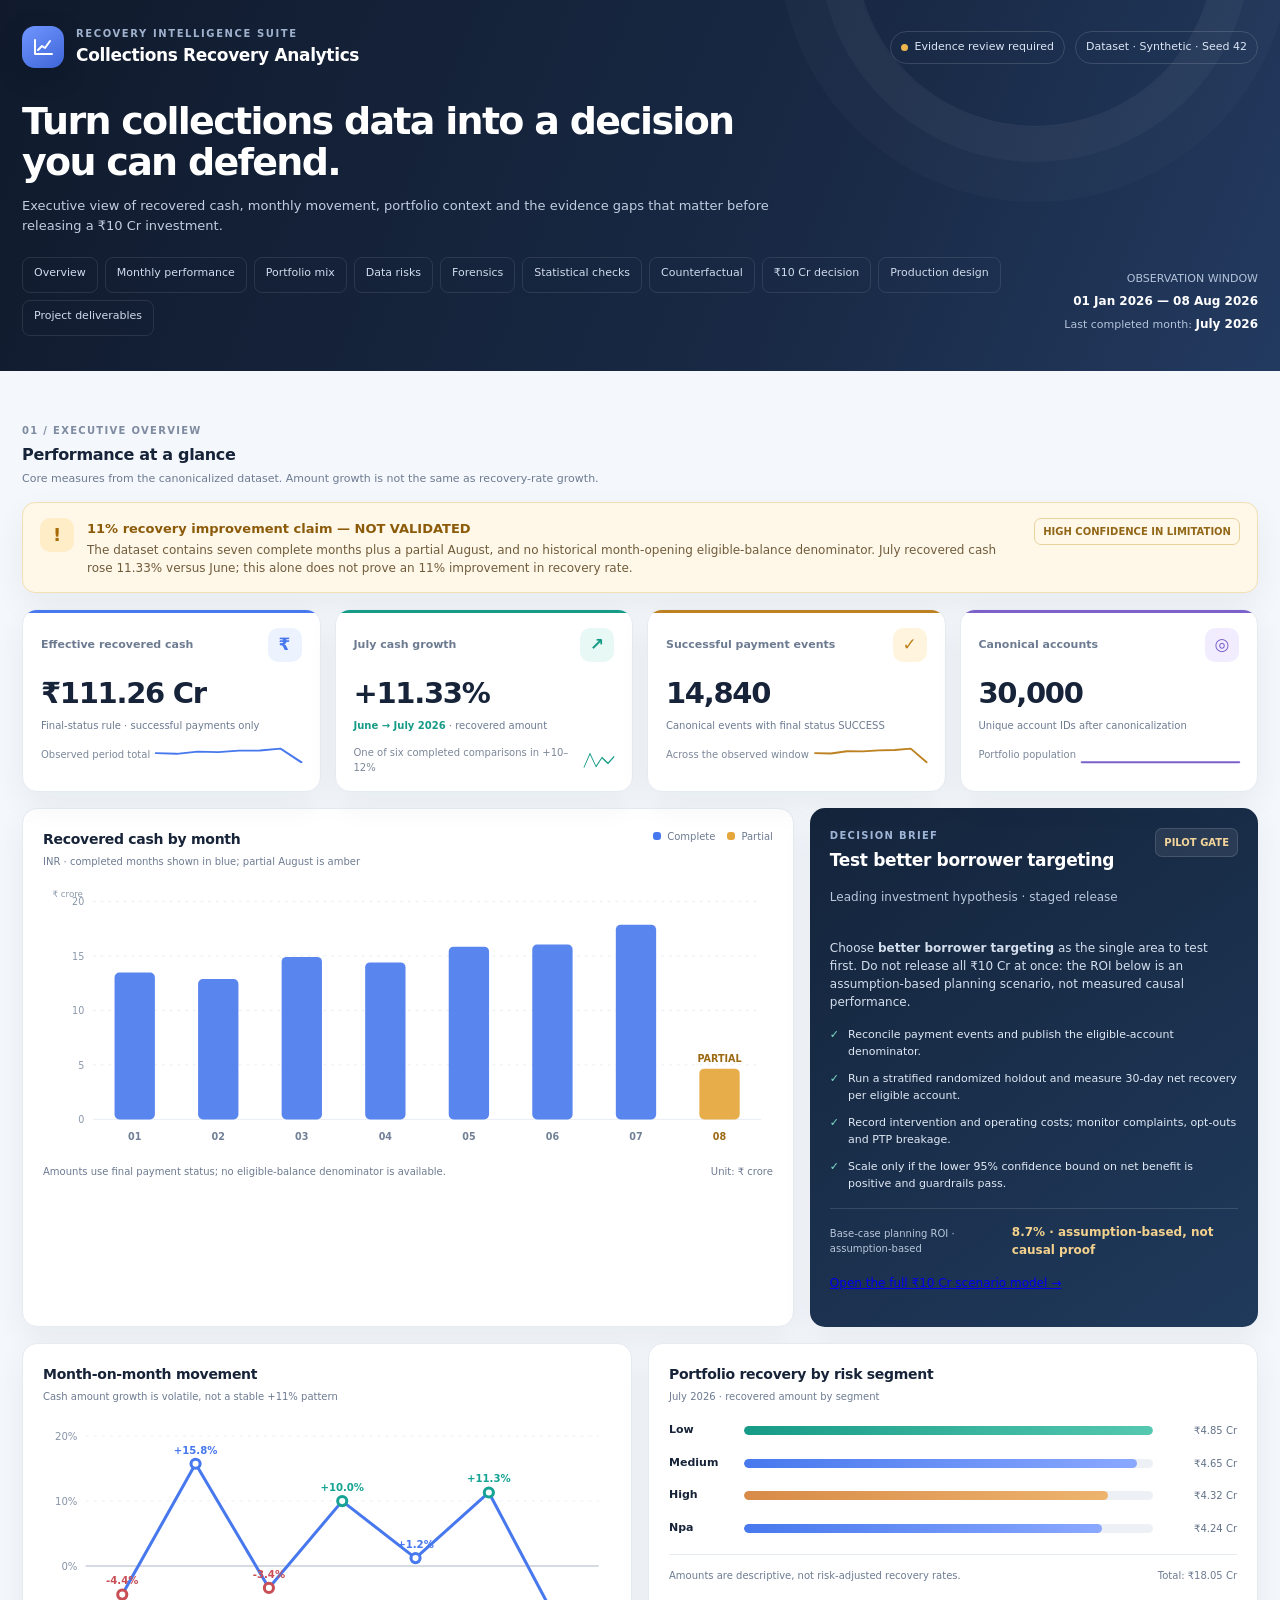
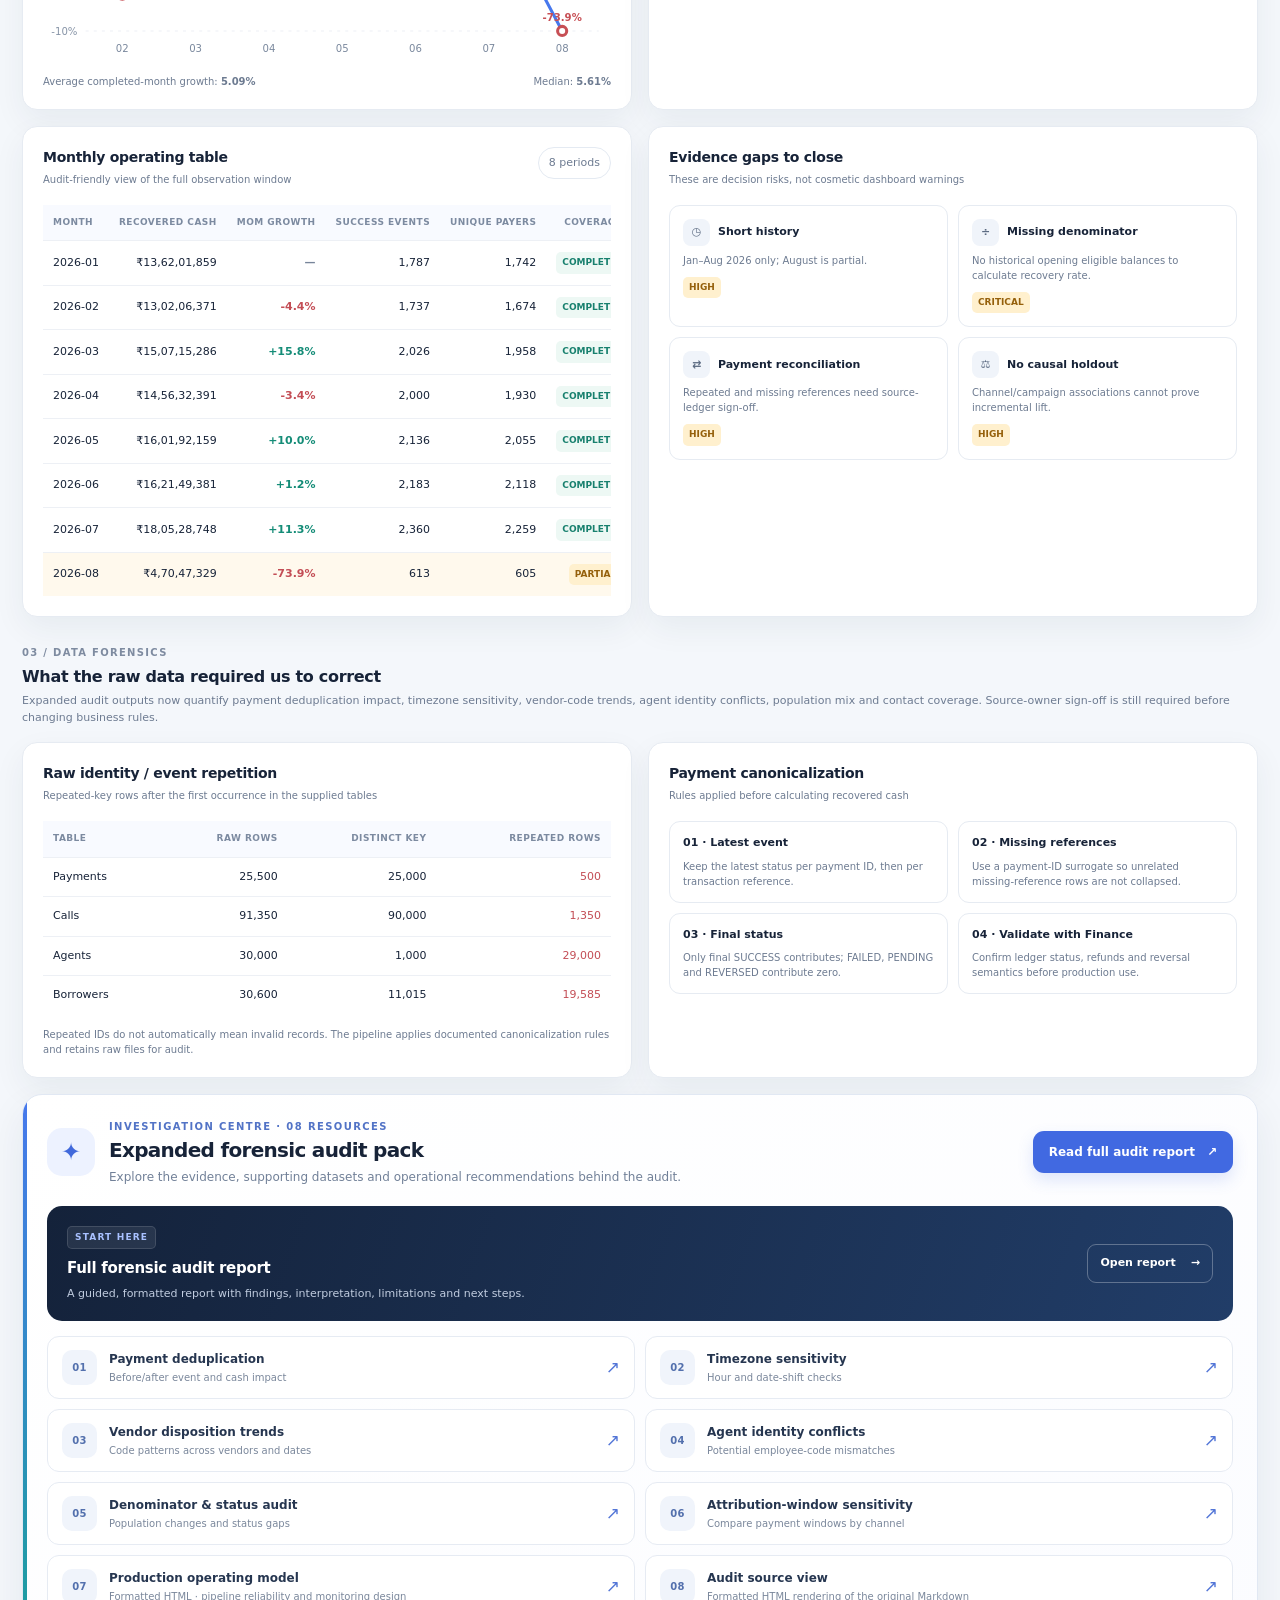
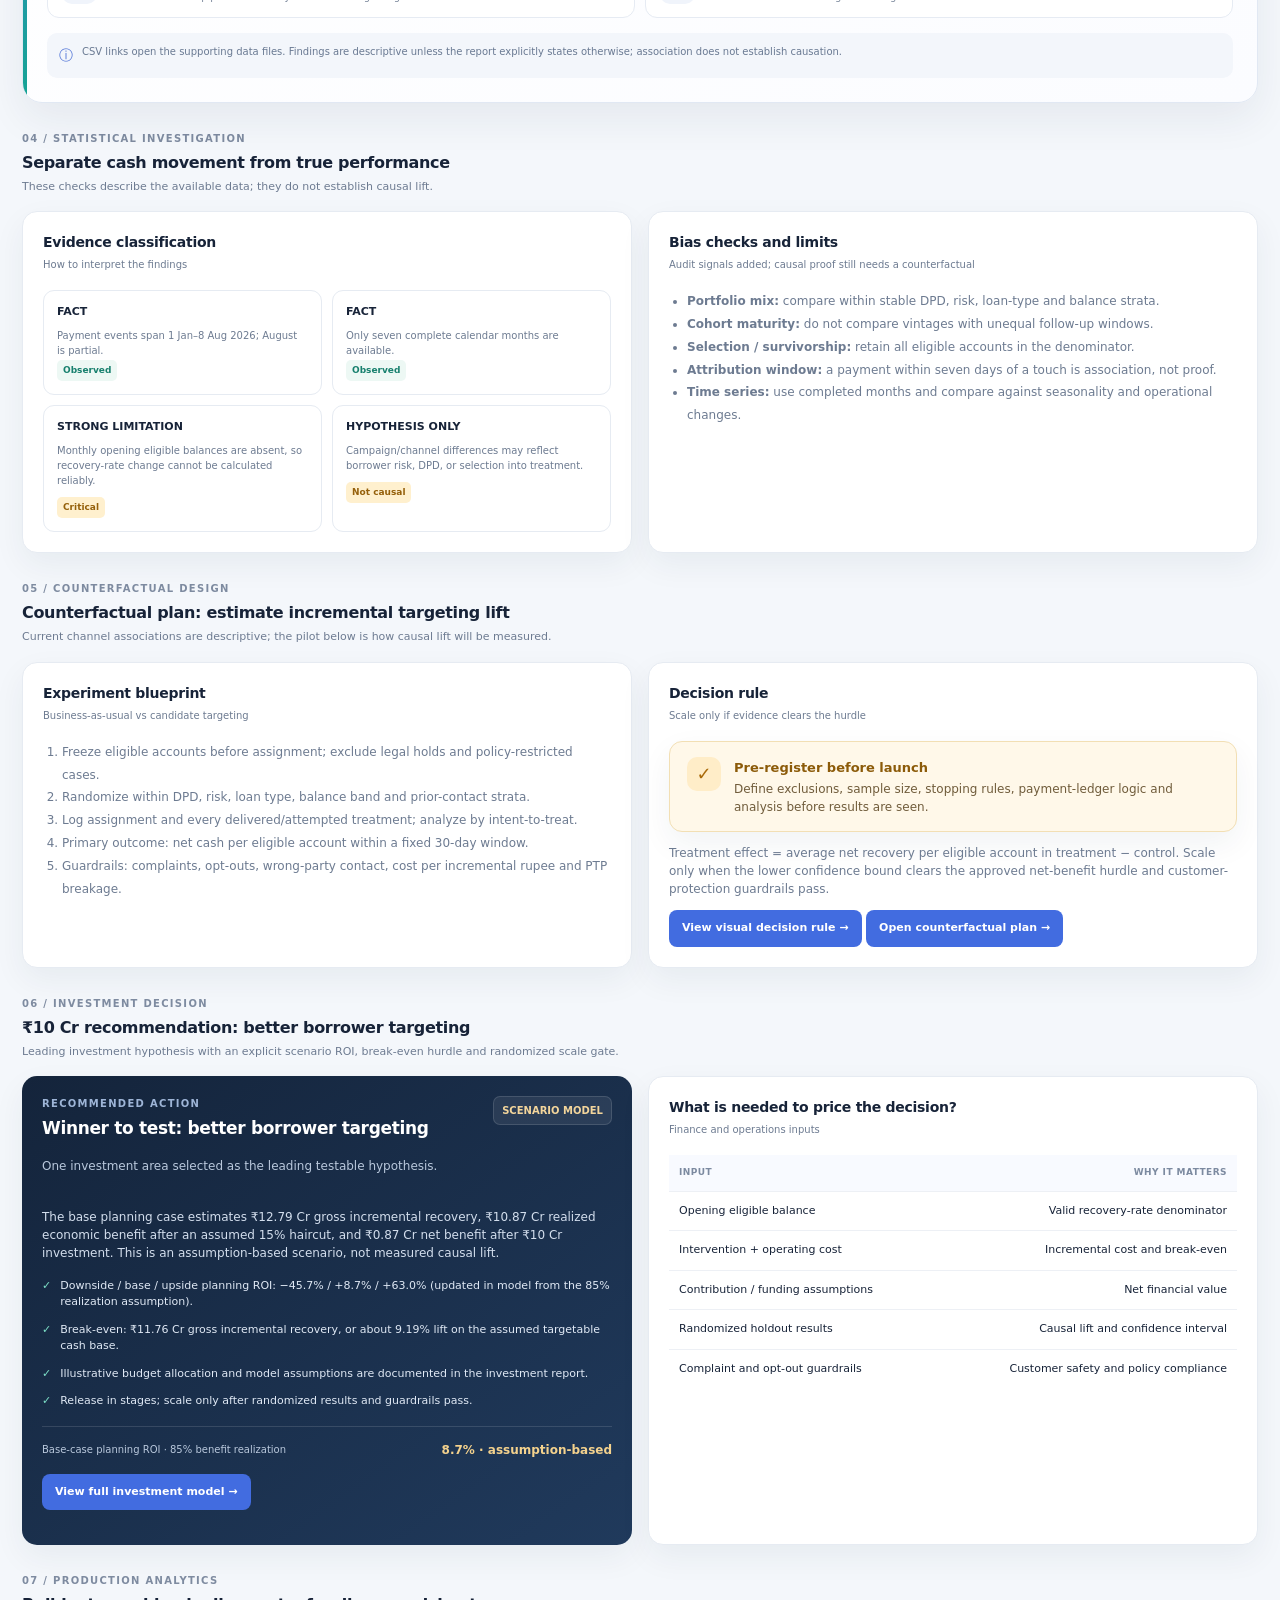
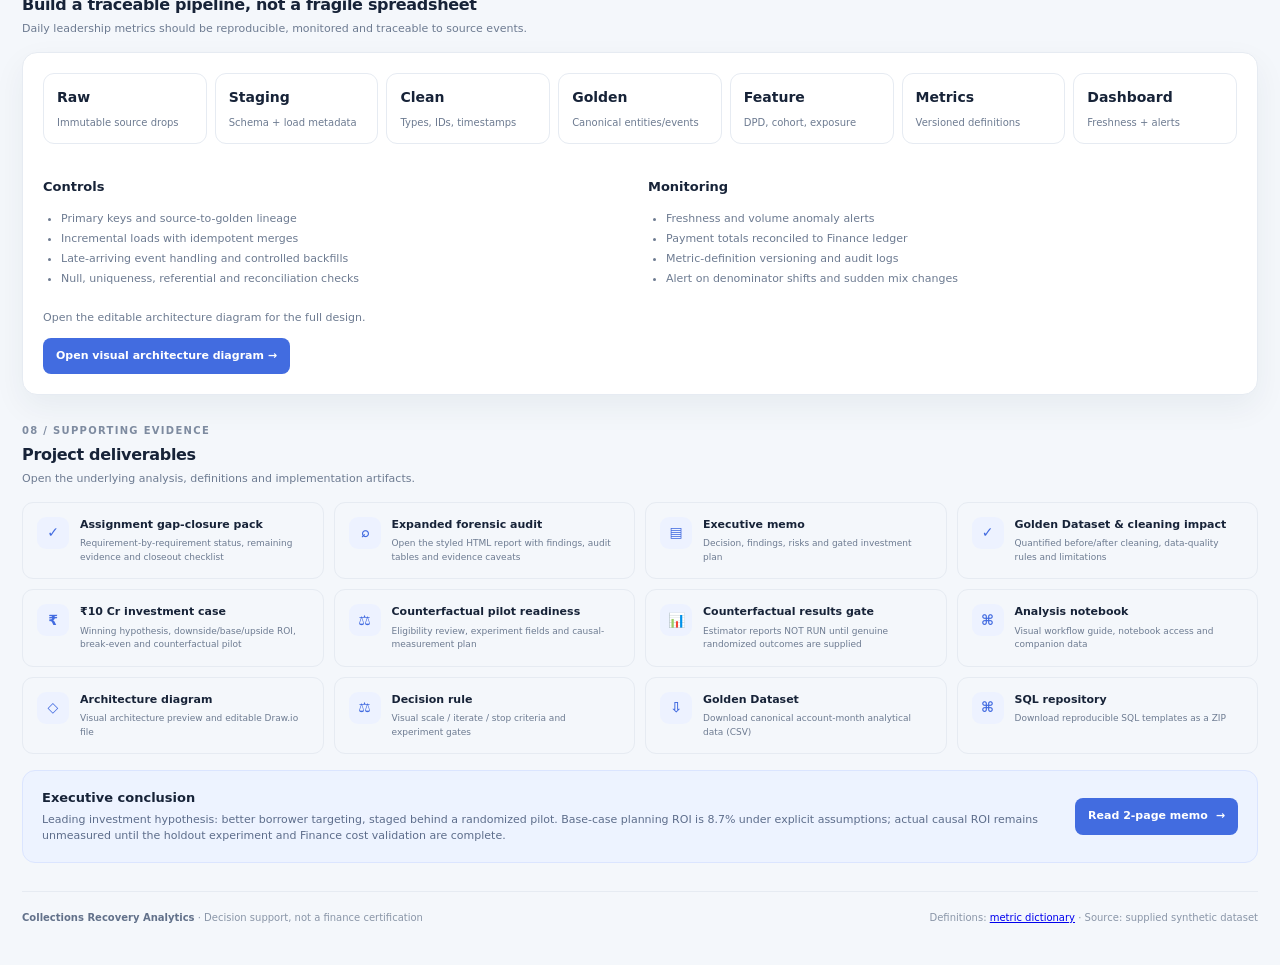
<file: dashboard/index.html>
<!doctype html>
<html lang="en"><head><meta charset="utf-8"><meta name="viewport" content="width=device-width,initial-scale=1"><meta name="theme-color" content="#101a2c"><title>Collections Recovery | Executive Intelligence</title>
<style>
:root{--ink:#172338;--muted:#6d7b91;--line:#e6ebf2;--paper:#f4f7fb;--white:#fff;--navy:#101a2c;--navy2:#1b2a43;--blue:#4778ed;--teal:#16a394;--amber:#d99019;--red:#c74f55;--softblue:#edf2ff;--softteal:#e8f8f4;--softamber:#fff5df;--shadow:0 12px 32px rgba(25,43,71,.06)}*{box-sizing:border-box}html{scroll-behavior:smooth}body{margin:0;background:var(--paper);color:var(--ink);font-family:Inter,ui-sans-serif,system-ui,-apple-system,BlinkMacSystemFont,"Segoe UI",sans-serif;font-size:14px;line-height:1.5}.shell{min-height:100vh}.topbar{background:linear-gradient(112deg,#101a2c 0%,#192a46 65%,#233a60 100%);color:#fff;padding:26px max(22px,calc((100vw - 1440px)/2));position:relative;overflow:hidden}.topbar:after{content:"";position:absolute;width:360px;height:360px;border:1px solid #ffffff12;border-radius:50%;right:5%;top:-235px;box-shadow:0 0 0 35px #ffffff08,0 0 0 75px #ffffff05}.top-inner{max-width:1440px;margin:auto;position:relative;z-index:1}.brandrow{display:flex;justify-content:space-between;align-items:center;gap:18px}.brand{display:flex;align-items:center;gap:12px}.logo{width:42px;height:42px;border-radius:13px;background:linear-gradient(145deg,#7096ff,#3e65d8);display:grid;place-items:center;box-shadow:0 8px 22px #07132666}.logo svg{width:24px;height:24px}.eyebrow{font-size:10px;letter-spacing:.16em;text-transform:uppercase;color:#9fb1cd;font-weight:800}.brand h1{font-size:17px;letter-spacing:-.02em;margin:2px 0 0;font-weight:750}.top-actions{display:flex;align-items:center;gap:10px}.pill{display:inline-flex;align-items:center;gap:7px;padding:7px 10px;border:1px solid #ffffff24;border-radius:999px;color:#dce6f5;font-size:11px;white-space:nowrap}.dot{width:7px;height:7px;border-radius:50%;background:#efb64c;display:inline-block}.hero{display:grid;grid-template-columns:minmax(0,1fr) auto;align-items:end;gap:24px;padding:32px 0 9px}.hero h2{font-size:clamp(25px,3vw,38px);line-height:1.1;letter-spacing:-.045em;margin:0 0 12px;max-width:760px}.hero p{margin:0;color:#c1cde0;max-width:760px;font-size:13px}.hero-meta{text-align:right;color:#b4c3d9;font-size:11px;line-height:1.9}.hero-meta strong{color:white;font-size:12px}.nav{display:flex;gap:7px;flex-wrap:wrap;margin-top:22px}.nav a{color:#d0dced;text-decoration:none;border:1px solid #ffffff19;border-radius:8px;padding:7px 11px;font-size:11px}.nav a:hover{background:#ffffff12}.nav a:focus{outline:2px solid #9bb6ff;outline-offset:2px}.main{max-width:1440px;margin:0 auto;padding:24px 22px 40px}.section-head{display:flex;align-items:end;justify-content:space-between;gap:16px;margin:28px 0 14px}.section-head h3{font-size:16px;letter-spacing:-.02em;margin:0}.section-head p{font-size:11px;color:var(--muted);margin:4px 0 0}.section-kicker{font-size:10px;text-transform:uppercase;letter-spacing:.13em;color:#7e8ba0;font-weight:800;margin-bottom:5px}.status{display:flex;align-items:flex-start;gap:13px;background:#fff8e9;border:1px solid #f2dfb4;border-radius:13px;padding:15px 17px;box-shadow:var(--shadow)}.status-icon{width:34px;height:34px;flex:0 0 34px;border-radius:10px;background:#ffedc8;color:#a96a09;display:grid;place-items:center;font-size:18px;font-weight:800}.status strong{display:block;color:#8c5b09;font-size:13px;margin:1px 0 3px}.status p{margin:0;color:#705c3b;font-size:12px;max-width:1100px}.status .status-right{margin-left:auto;white-space:nowrap;font-size:10px;color:#936718;border:1px solid #e8d29e;border-radius:7px;padding:5px 8px;font-weight:800}.kpis{display:grid;grid-template-columns:repeat(4,minmax(0,1fr));gap:14px;margin-top:16px}.kpi{background:var(--white);border:1px solid var(--line);border-radius:15px;padding:18px 18px 16px;box-shadow:var(--shadow);min-width:0;position:relative;overflow:hidden}.kpi:before{content:"";position:absolute;top:0;left:0;right:0;height:3px;background:var(--accent,var(--blue))}.kpi-top{display:flex;justify-content:space-between;align-items:center;gap:10px}.kpi-label{font-size:11px;font-weight:700;color:var(--muted)}.kpi-icon{height:34px;width:34px;border-radius:10px;background:var(--tint,var(--softblue));color:var(--accent,var(--blue));display:grid;place-items:center;font-size:17px;font-weight:800}.kpi-value{font-size:clamp(22px,2.3vw,29px);font-weight:800;letter-spacing:-.045em;line-height:1.2;margin:14px 0 7px;white-space:nowrap}.kpi-note{font-size:10px;color:var(--muted)}.kpi-note b{color:var(--accent,var(--blue));font-weight:800}.kpi-foot{display:flex;align-items:center;gap:6px;margin-top:12px;font-size:10px;color:#7b8799}.mini-line{height:20px;flex:1;min-width:30px}.mini-line svg{width:100%;height:100%;overflow:visible}.grid-main{display:grid;grid-template-columns:minmax(0,1.55fr) minmax(300px,.9fr);gap:16px;margin-top:16px}.panel{background:#fff;border:1px solid var(--line);border-radius:15px;box-shadow:var(--shadow);padding:20px;min-width:0}.panel-title{display:flex;align-items:flex-start;justify-content:space-between;gap:12px;margin-bottom:18px}.panel-title h3{font-size:14px;margin:0;letter-spacing:-.02em}.panel-title p{font-size:10px;color:var(--muted);margin:4px 0 0}.legend{display:flex;align-items:center;gap:12px;flex-wrap:wrap;font-size:10px;color:var(--muted)}.legend span{display:inline-flex;align-items:center;gap:6px}.swatch{width:8px;height:8px;border-radius:3px;display:inline-block}.chart{width:100%;display:block;overflow:visible}.chart-wrap{position:relative;width:100%;min-height:250px}.chart-caption{display:flex;justify-content:space-between;gap:10px;color:var(--muted);font-size:10px;margin-top:8px}.decision{background:linear-gradient(145deg,#14243b,#203a5c);color:white;border:0}.decision .panel-title p{color:#b9c8dc}.decision .section-kicker{color:#9eb5d7}.decision h3{font-size:17px}.decision .decision-tag{display:inline-flex;align-items:center;gap:6px;background:#ffffff13;border:1px solid #ffffff20;border-radius:7px;padding:6px 8px;color:#f3d59b;font-size:10px;font-weight:800}.decision p{color:#d3deed;font-size:12px;margin:15px 0}.decision ul{list-style:none;padding:0;margin:16px 0}.decision li{display:flex;gap:9px;font-size:11px;color:#e0e9f5;margin:11px 0}.decision li:before{content:"✓";color:#7de0c7;font-weight:900}.roi-box{border-top:1px solid #ffffff20;padding-top:14px;display:flex;justify-content:space-between;align-items:center;gap:10px}.roi-box span{color:#b9c8dc;font-size:10px}.roi-box strong{font-size:12px;color:#f4d28d}.two-col{display:grid;grid-template-columns:1fr 1fr;gap:16px;margin-top:16px}.table-wrap{overflow:auto}table{width:100%;border-collapse:collapse;font-size:11px;white-space:nowrap}th{text-transform:uppercase;letter-spacing:.05em;font-size:9px;color:#7c8aa0;font-weight:800;background:#f8faff}th,td{padding:11px 10px;border-bottom:1px solid #edf0f5;text-align:right}th:first-child,td:first-child{text-align:left}tbody tr:last-child td{border-bottom:0}tbody tr.partial{background:#fff9ed}tbody tr:hover{background:#f7f9fd}.growth{font-weight:800}.positive{color:#148c77}.negative{color:#c34d55}.neutral{color:#77859a}.coverage{display:inline-block;border-radius:5px;background:#edf8f4;color:#18806e;padding:4px 6px;font-size:9px;font-weight:800}.coverage.partial{background:#fff0ce;color:#95600b}.segment-row{display:grid;grid-template-columns:65px minmax(0,1fr) 74px;gap:10px;align-items:center;margin:16px 0}.segment-name{font-size:11px;font-weight:700}.bar-track{height:9px;background:#edf1f6;border-radius:99px;overflow:hidden}.bar-fill{height:100%;border-radius:99px;background:linear-gradient(90deg,#4c7cf0,#6f96ff)}.segment-value{text-align:right;font-size:10px;color:#63728a;font-variant-numeric:tabular-nums}.segment-foot{border-top:1px solid var(--line);padding-top:13px;margin-top:18px;display:flex;justify-content:space-between;gap:10px;font-size:10px;color:var(--muted)}.risk-grid{display:grid;grid-template-columns:repeat(2,minmax(0,1fr));gap:10px}.risk{border:1px solid var(--line);border-radius:11px;padding:13px}.risk .risk-top{display:flex;gap:8px;align-items:center;font-size:11px;font-weight:800}.risk .risk-icon{height:27px;width:27px;display:grid;place-items:center;background:#f0f4fa;border-radius:8px;color:#5d6c83}.risk p{margin:7px 0 0;color:var(--muted);font-size:10px}.risk .risk-severity{font-size:9px;font-weight:800;margin-top:9px;display:inline-block;padding:4px 6px;border-radius:5px;background:#fff0ce;color:#95600b}.artifact-grid{display:grid;grid-template-columns:repeat(4,minmax(0,1fr));gap:10px}.artifact{border:1px solid var(--line);border-radius:11px;padding:14px;text-decoration:none;color:var(--ink);display:flex;gap:11px;align-items:flex-start;transition:transform .15s,border-color .15s}.artifact:hover{transform:translateY(-2px);border-color:#aebff3}.artifact-icon{width:32px;height:32px;flex:0 0 32px;display:grid;place-items:center;border-radius:9px;background:var(--softblue);color:#426be0;font-size:14px;font-weight:900}.artifact strong{display:block;font-size:11px}.artifact small{display:block;color:var(--muted);font-size:9px;line-height:1.5;margin-top:4px}.memo-preview{display:grid;grid-template-columns:minmax(0,1fr) auto;align-items:center;gap:20px;background:#edf3ff;border:1px solid #dbe5ff;border-radius:13px;padding:17px 19px;margin-top:16px}.memo-preview h4{font-size:13px;margin:0 0 4px}.memo-preview p{font-size:11px;color:#5d6d8b;margin:0}.button{display:inline-flex;align-items:center;justify-content:center;gap:8px;padding:10px 13px;background:#426ce0;color:white;text-decoration:none;border-radius:8px;font-size:11px;font-weight:800;white-space:nowrap}.button:hover{background:#3157c4}.foot{display:flex;justify-content:space-between;gap:15px;border-top:1px solid var(--line);padding-top:18px;margin-top:28px;color:#8a96a8;font-size:10px}.foot strong{color:#62718a}.mono{font-variant-numeric:tabular-nums}.sr-only{position:absolute;width:1px;height:1px;padding:0;margin:-1px;overflow:hidden;clip:rect(0,0,0,0);white-space:nowrap;border:0}@media(max-width:1050px){.kpis{grid-template-columns:repeat(2,minmax(0,1fr))}.artifact-grid{grid-template-columns:repeat(2,minmax(0,1fr))}.grid-main{grid-template-columns:1fr}.decision{min-height:unset}}@media(max-width:680px){.topbar{padding:20px 16px}.hero{grid-template-columns:1fr;padding-top:25px}.hero-meta{text-align:left}.main{padding:18px 14px 30px}.top-actions .pill:nth-child(2){display:none}.two-col{grid-template-columns:1fr}.section-head{align-items:start;flex-direction:column}.status{flex-wrap:wrap}.status-right{margin-left:47px!important}.kpi{padding:15px}.kpi-value{font-size:23px}.panel{padding:16px}.memo-preview{grid-template-columns:1fr}.button{justify-self:start}.foot{flex-direction:column}.risk-grid{grid-template-columns:1fr}}@media(max-width:400px){.kpis{grid-template-columns:1fr}.artifact-grid{grid-template-columns:1fr}.brand h1{font-size:14px}.pill{font-size:9px}}

/* Expanded forensic audit hub */
.audit-hub{margin-top:16px;padding:24px;background:linear-gradient(145deg,#fff 0%,#fbfcff 100%);border:1px solid #e1e8f3;border-radius:20px;box-shadow:0 16px 40px rgba(25,43,71,.07);overflow:hidden;position:relative}
.audit-hub:before{content:"";position:absolute;left:0;top:0;bottom:0;width:4px;background:linear-gradient(180deg,#4778ed,#16a394)}
.audit-hub-head{display:flex;justify-content:space-between;align-items:center;gap:22px;margin-bottom:20px}
.audit-heading{display:flex;align-items:center;gap:14px;min-width:0}
.audit-icon{width:48px;height:48px;flex:0 0 48px;border-radius:15px;display:grid;place-items:center;background:#edf2ff;color:#4169db;font-size:24px;font-weight:800}
.audit-eyebrow{font-size:10px;letter-spacing:.14em;text-transform:uppercase;color:#5273c6;font-weight:850;margin-bottom:4px}
.audit-heading h3{margin:0;color:#172338;font-size:20px;letter-spacing:-.035em;line-height:1.2}
.audit-heading p{margin:6px 0 0;color:#718098;font-size:12px;max-width:690px}
.audit-primary{display:inline-flex;align-items:center;justify-content:center;gap:12px;white-space:nowrap;text-decoration:none!important;background:#4169e1;color:#fff!important;padding:12px 16px;border-radius:11px;font-size:12px;font-weight:800;box-shadow:0 7px 16px #4169e12b;transition:transform .18s,background .18s}
.audit-primary:hover{background:#3157cb;transform:translateY(-1px)}
.audit-feature{display:flex;align-items:center;justify-content:space-between;gap:18px;padding:19px 20px;border-radius:15px;background:linear-gradient(110deg,#14223a,#213d68);color:#fff;margin-bottom:15px}
.audit-feature-copy{min-width:0}.audit-tag{display:inline-block;font-size:9px;letter-spacing:.13em;font-weight:900;color:#a9c1ff;background:#ffffff14;border:1px solid #ffffff20;border-radius:5px;padding:4px 7px;margin-bottom:8px}
.audit-feature h4{font-size:15px;letter-spacing:-.02em;margin:0 0 5px;color:#fff}.audit-feature p{font-size:11px;line-height:1.6;margin:0;color:#c1cde0}
.audit-feature-link{display:inline-flex;align-items:center;gap:15px;white-space:nowrap;border:1px solid #ffffff4a;border-radius:9px;padding:10px 12px;color:#fff!important;text-decoration:none!important;font-size:11px;font-weight:800;transition:background .18s}.audit-feature-link:hover{background:#ffffff16}
.audit-resource-grid{display:grid;grid-template-columns:repeat(2,minmax(0,1fr));gap:10px}
.audit-resource{display:flex;align-items:center;gap:12px;min-width:0;padding:13px 14px;border:1px solid #e6ebf3;border-radius:12px;background:#fff;text-decoration:none!important;transition:border-color .18s,box-shadow .18s,transform .18s}
.audit-resource:hover{border-color:#a9bdf6;box-shadow:0 7px 18px #1b2a4310;transform:translateY(-1px)}
.audit-resource:focus-visible,.audit-primary:focus-visible,.audit-feature-link:focus-visible{outline:3px solid #9bb6ff;outline-offset:3px}
.audit-resource-icon{display:grid;place-items:center;width:35px;height:35px;flex:0 0 35px;border-radius:10px;background:#f0f4fb;color:#5370ad;font-size:10px;font-weight:900;letter-spacing:.03em}
.audit-resource-copy{display:flex;flex-direction:column;gap:3px;min-width:0;flex:1}.audit-resource-copy strong{font-size:12px;color:#263650;font-weight:800;line-height:1.35}.audit-resource-copy small{font-size:10px;color:#7a879b;line-height:1.4}.audit-arrow{color:#5275d7;font-size:17px;flex:0 0 auto}
.audit-footnote{display:flex;align-items:flex-start;gap:9px;margin-top:15px;padding:11px 12px;border-radius:10px;background:#f3f6fb;color:#697992;font-size:10px;line-height:1.6}.audit-footnote span:first-child{color:#5275d7;font-size:14px}
@media(max-width:760px){.audit-hub{padding:17px}.audit-hub-head{align-items:flex-start;flex-direction:column}.audit-primary{width:100%}.audit-resource-grid{grid-template-columns:1fr}.audit-feature{align-items:flex-start;flex-direction:column}.audit-feature-link{width:100%;justify-content:space-between}.audit-heading h3{font-size:18px}}


/* Step 3 polish: keyboard access, responsive layouts, readable print output. */
:focus-visible{outline:3px solid #7c9cff;outline-offset:3px;border-radius:5px}
button,a,summary{-webkit-tap-highlight-color:transparent}
.nav a,.button,.artifact,.audit-resource,.audit-primary,.audit-feature-link{min-height:36px}
.chart-wrap svg{height:auto;max-height:320px}
.chart-wrap svg text{font-family:inherit}
.table-wrap:focus-within{outline:2px solid #b8c8f5;outline-offset:2px}
.pipeline{overflow-x:auto;padding-bottom:4px}
.pipeline .risk{min-width:90px}
@media(max-width:1050px){.grid-main{grid-template-columns:minmax(0,1fr)}.grid-main>.decision{min-width:0}.two-col{grid-template-columns:minmax(0,1fr)}.pipeline{grid-template-columns:repeat(4,minmax(120px,1fr))!important}}
@media(max-width:680px){
 .topbar{padding:20px 16px}.brandrow{align-items:flex-start;flex-direction:column}.top-actions{flex-wrap:wrap}.hero{grid-template-columns:minmax(0,1fr);gap:14px;padding-top:24px}.hero-meta{text-align:left}.main{padding:16px 12px 28px}.section-head{align-items:flex-start;flex-direction:column;margin-top:22px}.status{flex-wrap:wrap;padding:13px}.status .status-right{margin-left:47px}.panel{padding:15px}.panel-title{flex-wrap:wrap}.kpis{grid-template-columns:repeat(2,minmax(0,1fr));gap:9px}.kpi{padding:14px 12px}.kpi-value{font-size:clamp(19px,5vw,25px);white-space:normal;overflow-wrap:anywhere}.kpi-foot{align-items:flex-start;flex-direction:column}.mini-line{width:100%;flex:none}.artifact-grid{grid-template-columns:minmax(0,1fr)}.memo-preview{grid-template-columns:minmax(0,1fr)}.memo-preview .button{width:100%}.foot{flex-direction:column}.chart-caption{flex-direction:column}.segment-row{grid-template-columns:55px minmax(0,1fr) 70px;gap:7px}.risk-grid{grid-template-columns:minmax(0,1fr)}.nav a{padding:8px 10px}.audit-feature{align-items:flex-start;flex-direction:column}.audit-feature-link{width:100%;justify-content:space-between}
}
@media(max-width:400px){.kpis{grid-template-columns:minmax(0,1fr)}.top-actions .pill{white-space:normal}.segment-row{grid-template-columns:52px minmax(0,1fr) 65px}.panel-title .legend{width:100%}}
@media(prefers-reduced-motion:reduce){html{scroll-behavior:auto}*,*::before,*::after{animation-duration:.01ms!important;animation-iteration-count:1!important;transition-duration:.01ms!important}}
@media print{
 @page{size:A4 landscape;margin:10mm}
 body{background:#fff;font-size:10pt}.topbar{padding:12px 0;background:#fff!important;color:#172338!important;border-bottom:2px solid #172338}.topbar:after,.nav,.top-actions,.button,.audit-primary,.audit-feature-link{display:none!important}.hero{padding:14px 0 4px}.hero h2{font-size:23pt}.hero p,.hero-meta{color:#45546a}.main{max-width:none;padding:8px 0}.panel,.kpi,.status{box-shadow:none;break-inside:avoid}.grid-main,.two-col{gap:8px}.panel{padding:12px}.artifact-grid{grid-template-columns:repeat(3,minmax(0,1fr))}.artifact{break-inside:avoid}.section-head{margin:14px 0 8px}a{color:inherit;text-decoration:none}.foot{margin-top:12px}
}

</style></head><body><div class="shell"><header class="topbar"><div class="top-inner"><div class="brandrow"><div class="brand"><div class="logo"><svg viewBox="0 0 24 24" fill="none" stroke="white" stroke-width="2" stroke-linecap="round" stroke-linejoin="round"><path d="M4 19V5M4 19h17"/><path d="m7 15 4-4 3 2 5-7"/></svg></div><div><div class="eyebrow">Recovery intelligence suite</div><h1>Collections Recovery Analytics</h1></div></div><div class="top-actions"><span class="pill"><i class="dot"></i> Evidence review required</span><span class="pill">Dataset · Synthetic · Seed 42</span></div></div><div class="hero"><div><h2>Turn collections data into a decision you can defend.</h2><p>Executive view of recovered cash, monthly movement, portfolio context and the evidence gaps that matter before releasing a ₹10 Cr investment.</p><nav class="nav"><a href="#overview">Overview</a><a href="#performance">Monthly performance</a><a href="#portfolio">Portfolio mix</a><a href="#risks">Data risks</a><a href="#forensics">Forensics</a><a href="#statistical">Statistical checks</a><a href="#counterfactual">Counterfactual</a><a href="#investment">₹10 Cr decision</a><a href="#production">Production design</a><a href="#deliverables">Project deliverables</a></nav></div><div class="hero-meta">OBSERVATION WINDOW<br><strong>01 Jan 2026 — 08 Aug 2026</strong><br>Last completed month: <strong>July 2026</strong></div></div></div></header>
<main class="main"><section id="overview"><div class="section-head"><div><div class="section-kicker">01 / Executive overview</div><h3>Performance at a glance</h3><p>Core measures from the canonicalized dataset. Amount growth is not the same as recovery-rate growth.</p></div></div><div class="status"><div class="status-icon">!</div><div><strong>11% recovery improvement claim — NOT VALIDATED</strong><p>The dataset contains seven complete months plus a partial August, and no historical month-opening eligible-balance denominator. July recovered cash rose 11.33% versus June; this alone does not prove an 11% improvement in recovery rate.</p></div><span class="status-right">HIGH CONFIDENCE IN LIMITATION</span></div><div class="kpis"><article class="kpi" style="--accent:#4778ed;--tint:#edf2ff"><div class="kpi-top"><span class="kpi-label">Effective recovered cash</span><span class="kpi-icon">₹</span></div><div class="kpi-value">₹111.26 Cr</div><div class="kpi-note">Final-status rule · successful payments only</div><div class="kpi-foot"><span>Observed period total</span><div class="mini-line" id="spark1"></div></div></article><article class="kpi" style="--accent:#169b87;--tint:#e8f8f4"><div class="kpi-top"><span class="kpi-label">July cash growth</span><span class="kpi-icon">↗</span></div><div class="kpi-value">+11.33%</div><div class="kpi-note"><b>June → July 2026</b> · recovered amount</div><div class="kpi-foot"><span>One of six completed comparisons in +10–12%</span><div class="mini-line" id="spark2"></div></div></article><article class="kpi" style="--accent:#bd8120;--tint:#fff5df"><div class="kpi-top"><span class="kpi-label">Successful payment events</span><span class="kpi-icon">✓</span></div><div class="kpi-value">14,840</div><div class="kpi-note">Canonical events with final status SUCCESS</div><div class="kpi-foot"><span>Across the observed window</span><div class="mini-line" id="spark3"></div></div></article><article class="kpi" style="--accent:#7b61c9;--tint:#f1edff"><div class="kpi-top"><span class="kpi-label">Canonical accounts</span><span class="kpi-icon">◎</span></div><div class="kpi-value">30,000</div><div class="kpi-note">Unique account IDs after canonicalization</div><div class="kpi-foot"><span>Portfolio population</span><div class="mini-line" id="spark4"></div></div></article></div></section>
<div class="grid-main" id="performance"><section class="panel"><div class="panel-title"><div><h3>Recovered cash by month</h3><p>INR · completed months shown in blue; partial August is amber</p></div><div class="legend"><span><i class="swatch" style="background:#4778ed"></i>Complete</span><span><i class="swatch" style="background:#e5a63b"></i>Partial</span></div></div><div class="chart-wrap"><svg id="amountChart" class="chart" viewBox="0 0 760 280" role="img" aria-label="Monthly recovered cash bar chart"></svg></div><div class="chart-caption"><span>Amounts use final payment status; no eligible-balance denominator is available.</span><span class="mono">Unit: ₹ crore</span></div></section><aside class="panel decision"><div class="panel-title"><div><div class="section-kicker">Decision brief</div><h3>Test better borrower targeting</h3><p>Leading investment hypothesis · staged release</p></div><span class="decision-tag">PILOT GATE</span></div><p>Choose <b>better borrower targeting</b> as the single area to test first. Do not release all ₹10 Cr at once: the ROI below is an assumption-based planning scenario, not measured causal performance.</p><ul><li>Reconcile payment events and publish the eligible-account denominator.</li><li>Run a stratified randomized holdout and measure 30-day net recovery per eligible account.</li><li>Record intervention and operating costs; monitor complaints, opt-outs and PTP breakage.</li><li>Scale only if the lower 95% confidence bound on net benefit is positive and guardrails pass.</li></ul><div class="roi-box"><span>Base-case planning ROI · assumption-based</span><strong>8.7% · assumption-based, not causal proof</strong></div><p><a href="../reports/investment_business_case.html">Open the full ₹10 Cr scenario model →</a></p></aside></div>
<div class="two-col"><section class="panel"><div class="panel-title"><div><h3>Month-on-month movement</h3><p>Cash amount growth is volatile, not a stable +11% pattern</p></div></div><div class="chart-wrap" style="min-height:220px"><svg id="growthChart" class="chart" viewBox="0 0 560 240" role="img" aria-label="Month over month amount growth chart"></svg></div><div class="chart-caption"><span>Average completed-month growth: <strong>5.09%</strong></span><span>Median: <strong>5.61%</strong></span></div></section><section class="panel" id="portfolio"><div class="panel-title"><div><h3>Portfolio recovery by risk segment</h3><p>July 2026 · recovered amount by segment</p></div></div><div id="segmentBars"></div><div class="segment-foot"><span>Amounts are descriptive, not risk-adjusted recovery rates.</span><span id="segmentTotal" class="mono"></span></div></section></div>
<div class="two-col"><section class="panel"><div class="panel-title"><div><h3>Monthly operating table</h3><p>Audit-friendly view of the full observation window</p></div><span class="pill" style="color:#6d7b91;border-color:#e4eaf2">8 periods</span></div><div class="table-wrap"><table aria-label="Monthly recovered cash and payment activity"><caption class="sr-only">Monthly recovered cash, month-on-month cash growth, successful payment events, unique payers, and month coverage.</caption><thead><tr><th scope="col">Month</th><th scope="col">Recovered cash</th><th scope="col">MoM growth</th><th scope="col">Success events</th><th scope="col">Unique payers</th><th scope="col">Coverage</th></tr></thead><tbody id="monthlyTable"></tbody></table></div></section><section class="panel" id="risks"><div class="panel-title"><div><h3>Evidence gaps to close</h3><p>These are decision risks, not cosmetic dashboard warnings</p></div></div><div class="risk-grid"><article class="risk"><div class="risk-top"><span class="risk-icon">◷</span>Short history</div><p>Jan–Aug 2026 only; August is partial.</p><span class="risk-severity">HIGH</span></article><article class="risk"><div class="risk-top"><span class="risk-icon">÷</span>Missing denominator</div><p>No historical opening eligible balances to calculate recovery rate.</p><span class="risk-severity">CRITICAL</span></article><article class="risk"><div class="risk-top"><span class="risk-icon">⇄</span>Payment reconciliation</div><p>Repeated and missing references need source-ledger sign-off.</p><span class="risk-severity">HIGH</span></article><article class="risk"><div class="risk-top"><span class="risk-icon">⚖</span>No causal holdout</div><p>Channel/campaign associations cannot prove incremental lift.</p><span class="risk-severity">HIGH</span></article></div></section></div>
<section id="forensics">
<div class="section-head"><div><div class="section-kicker">03 / Data forensics</div><h3>What the raw data required us to correct</h3><p>Expanded audit outputs now quantify payment deduplication impact, timezone sensitivity, vendor-code trends, agent identity conflicts, population mix and contact coverage. Source-owner sign-off is still required before changing business rules.</p></div></div>
<div class="two-col"><section class="panel"><div class="panel-title"><div><h3>Raw identity / event repetition</h3><p>Repeated-key rows after the first occurrence in the supplied tables</p></div></div><div class="table-wrap"><table><thead><tr><th>Table</th><th>Raw rows</th><th>Distinct key</th><th>Repeated rows</th></tr></thead><tbody><tr><td>Payments</td><td>25,500</td><td>25,000</td><td class="negative">500</td></tr><tr><td>Calls</td><td>91,350</td><td>90,000</td><td class="negative">1,350</td></tr><tr><td>Agents</td><td>30,000</td><td>1,000</td><td class="negative">29,000</td></tr><tr><td>Borrowers</td><td>30,600</td><td>11,015</td><td class="negative">19,585</td></tr></tbody></table></div><p style="font-size:10px;color:var(--muted);margin:12px 0 0">Repeated IDs do not automatically mean invalid records. The pipeline applies documented canonicalization rules and retains raw files for audit.</p></section>
<section class="panel"><div class="panel-title"><div><h3>Payment canonicalization</h3><p>Rules applied before calculating recovered cash</p></div></div><div class="risk-grid"><article class="risk"><div class="risk-top">01 · Latest event</div><p>Keep the latest status per payment ID, then per transaction reference.</p></article><article class="risk"><div class="risk-top">02 · Missing references</div><p>Use a payment-ID surrogate so unrelated missing-reference rows are not collapsed.</p></article><article class="risk"><div class="risk-top">03 · Final status</div><p>Only final SUCCESS contributes; FAILED, PENDING and REVERSED contribute zero.</p></article><article class="risk"><div class="risk-top">04 · Validate with Finance</div><p>Confirm ledger status, refunds and reversal semantics before production use.</p></article></div></section></div><section class="audit-hub" aria-labelledby="audit-hub-title">
  <div class="audit-hub-head">
    <div class="audit-heading">
      <div class="audit-icon" aria-hidden="true">✦</div>
      <div><div class="audit-eyebrow">Investigation centre · 08 resources</div><h3 id="audit-hub-title">Expanded forensic audit pack</h3><p>Explore the evidence, supporting datasets and operational recommendations behind the audit.</p></div>
    </div>
    <a class="audit-primary" href="../reports/expanded_forensic_audit.html" target="_blank" rel="noopener">Read full audit report <span aria-hidden="true">↗</span></a>
  </div>
  <div class="audit-feature">
    <div class="audit-feature-copy"><span class="audit-tag">START HERE</span><h4>Full forensic audit report</h4><p>A guided, formatted report with findings, interpretation, limitations and next steps.</p></div>
    <a class="audit-feature-link" href="../reports/expanded_forensic_audit.html" target="_blank" rel="noopener" aria-label="Open the full forensic audit report">Open report <span aria-hidden="true">→</span></a>
  </div>
  <div class="audit-resource-grid">
    <a class="audit-resource" href="../data/processed/payment_deduplication_impact.csv"><span class="audit-resource-icon">01</span><span class="audit-resource-copy"><strong>Payment deduplication</strong><small>Before/after event and cash impact</small></span><span class="audit-arrow">↗</span></a>
    <a class="audit-resource" href="../data/processed/timezone_sensitivity_audit.csv"><span class="audit-resource-icon">02</span><span class="audit-resource-copy"><strong>Timezone sensitivity</strong><small>Hour and date-shift checks</small></span><span class="audit-arrow">↗</span></a>
    <a class="audit-resource" href="../data/processed/vendor_disposition_code_trends.csv"><span class="audit-resource-icon">03</span><span class="audit-resource-copy"><strong>Vendor disposition trends</strong><small>Code patterns across vendors and dates</small></span><span class="audit-arrow">↗</span></a>
    <a class="audit-resource" href="../data/processed/agent_employee_code_conflicts.csv"><span class="audit-resource-icon">04</span><span class="audit-resource-copy"><strong>Agent identity conflicts</strong><small>Potential employee-code mismatches</small></span><span class="audit-arrow">↗</span></a>
    <a class="audit-resource" href="../data/processed/denominator_status_disappearance_audit.csv"><span class="audit-resource-icon">05</span><span class="audit-resource-copy"><strong>Denominator &amp; status audit</strong><small>Population changes and status gaps</small></span><span class="audit-arrow">↗</span></a>
    <a class="audit-resource" href="../data/processed/attribution_window_sensitivity.csv"><span class="audit-resource-icon">06</span><span class="audit-resource-copy"><strong>Attribution-window sensitivity</strong><small>Compare payment windows by channel</small></span><span class="audit-arrow">↗</span></a>
    <a class="audit-resource" href="../docs/production_operating_model.html"><span class="audit-resource-icon">07</span><span class="audit-resource-copy"><strong>Production operating model</strong><small>Formatted HTML · pipeline reliability and monitoring design</small></span><span class="audit-arrow">↗</span></a>
    <a class="audit-resource" href="../reports/expanded_forensic_audit_source.html"><span class="audit-resource-icon">08</span><span class="audit-resource-copy"><strong>Audit source view</strong><small>Formatted HTML rendering of the original Markdown</small></span><span class="audit-arrow">↗</span></a>
  </div>
  <div class="audit-footnote"><span aria-hidden="true">ⓘ</span><span>CSV links open the supporting data files. Findings are descriptive unless the report explicitly states otherwise; association does not establish causation.</span></div>
</section></section>
<section id="statistical">
<div class="section-head"><div><div class="section-kicker">04 / Statistical investigation</div><h3>Separate cash movement from true performance</h3><p>These checks describe the available data; they do not establish causal lift.</p></div></div>
<div class="two-col"><section class="panel"><div class="panel-title"><div><h3>Evidence classification</h3><p>How to interpret the findings</p></div></div><div class="risk-grid"><article class="risk"><div class="risk-top">FACT</div><p>Payment events span 1 Jan–8 Aug 2026; August is partial.</p><span class="coverage">Observed</span></article><article class="risk"><div class="risk-top">FACT</div><p>Only seven complete calendar months are available.</p><span class="coverage">Observed</span></article><article class="risk"><div class="risk-top">STRONG LIMITATION</div><p>Monthly opening eligible balances are absent, so recovery-rate change cannot be calculated reliably.</p><span class="risk-severity">Critical</span></article><article class="risk"><div class="risk-top">HYPOTHESIS ONLY</div><p>Campaign/channel differences may reflect borrower risk, DPD, or selection into treatment.</p><span class="risk-severity">Not causal</span></article></div></section>
<section class="panel"><div class="panel-title"><div><h3>Bias checks and limits</h3><p>Audit signals added; causal proof still needs a counterfactual</p></div></div><ul style="padding-left:18px;color:var(--muted);font-size:12px;line-height:1.9"><li><strong>Portfolio mix:</strong> compare within stable DPD, risk, loan-type and balance strata.</li><li><strong>Cohort maturity:</strong> do not compare vintages with unequal follow-up windows.</li><li><strong>Selection / survivorship:</strong> retain all eligible accounts in the denominator.</li><li><strong>Attribution window:</strong> a payment within seven days of a touch is association, not proof.</li><li><strong>Time series:</strong> use completed months and compare against seasonality and operational changes.</li></ul></section></div></section>
<section id="counterfactual">
<div class="section-head"><div><div class="section-kicker">05 / Counterfactual design</div><h3>Counterfactual plan: estimate incremental targeting lift</h3><p>Current channel associations are descriptive; the pilot below is how causal lift will be measured.</p></div></div>
<div class="two-col"><section class="panel"><div class="panel-title"><div><h3>Experiment blueprint</h3><p>Business-as-usual vs candidate targeting</p></div></div><ol style="padding-left:19px;font-size:12px;line-height:1.9;color:var(--muted)"><li>Freeze eligible accounts before assignment; exclude legal holds and policy-restricted cases.</li><li>Randomize within DPD, risk, loan type, balance band and prior-contact strata.</li><li>Log assignment and every delivered/attempted treatment; analyze by intent-to-treat.</li><li>Primary outcome: net cash per eligible account within a fixed 30-day window.</li><li>Guardrails: complaints, opt-outs, wrong-party contact, cost per incremental rupee and PTP breakage.</li></ol></section>
<section class="panel"><div class="panel-title"><div><h3>Decision rule</h3><p>Scale only if evidence clears the hurdle</p></div></div><div class="status" style="margin-bottom:12px"><div class="status-icon">✓</div><div><strong>Pre-register before launch</strong><p>Define exclusions, sample size, stopping rules, payment-ledger logic and analysis before results are seen.</p></div></div><p style="font-size:12px;color:var(--muted)">Treatment effect = average net recovery per eligible account in treatment − control. Scale only when the lower confidence bound clears the approved net-benefit hurdle and customer-protection guardrails pass.</p><a class="button" href="../docs/decision_rule_visual.html">View visual decision rule →</a> <a class="button" href="../docs/counterfactual_visual.html">Open counterfactual plan →</a></section></div></section>
<section id="investment">
<div class="section-head"><div><div class="section-kicker">06 / Investment decision</div><h3>₹10 Cr recommendation: better borrower targeting</h3><p>Leading investment hypothesis with an explicit scenario ROI, break-even hurdle and randomized scale gate.</p></div></div>
<div class="two-col"><section class="panel decision"><div class="panel-title"><div><div class="section-kicker">Recommended action</div><h3>Winner to test: better borrower targeting</h3><p>One investment area selected as the leading testable hypothesis.</p></div><span class="decision-tag">SCENARIO MODEL</span></div><p>The base planning case estimates ₹12.79 Cr gross incremental recovery, ₹10.87 Cr realized economic benefit after an assumed 15% haircut, and ₹0.87 Cr net benefit after ₹10 Cr investment. This is an assumption-based scenario, not measured causal lift.</p><ul><li>Downside / base / upside planning ROI: −45.7% / +8.7% / +63.0% (updated in model from the 85% realization assumption).</li><li>Break-even: ₹11.76 Cr gross incremental recovery, or about 9.19% lift on the assumed targetable cash base.</li><li>Illustrative budget allocation and model assumptions are documented in the investment report.</li><li>Release in stages; scale only after randomized results and guardrails pass.</li></ul><div class="roi-box"><span>Base-case planning ROI · 85% benefit realization</span><strong>8.7% · assumption-based</strong></div><p><a class="button" href="../reports/investment_business_case.html">View full investment model →</a></p></section>
<section class="panel"><div class="panel-title"><div><h3>What is needed to price the decision?</h3><p>Finance and operations inputs</p></div></div><div class="table-wrap"><table><thead><tr><th>Input</th><th>Why it matters</th></tr></thead><tbody><tr><td>Opening eligible balance</td><td>Valid recovery-rate denominator</td></tr><tr><td>Intervention + operating cost</td><td>Incremental cost and break-even</td></tr><tr><td>Contribution / funding assumptions</td><td>Net financial value</td></tr><tr><td>Randomized holdout results</td><td>Causal lift and confidence interval</td></tr><tr><td>Complaint and opt-out guardrails</td><td>Customer safety and policy compliance</td></tr></tbody></table></div></section></div></section>
<section id="production">
<div class="section-head"><div><div class="section-kicker">07 / Production analytics</div><h3>Build a traceable pipeline, not a fragile spreadsheet</h3><p>Daily leadership metrics should be reproducible, monitored and traceable to source events.</p></div></div>
<section class="panel"><div style="display:grid;grid-template-columns:repeat(7,minmax(90px,1fr));gap:8px;align-items:stretch" class="pipeline"> <div class="risk"><strong>Raw</strong><p>Immutable source drops</p></div><div class="risk"><strong>Staging</strong><p>Schema + load metadata</p></div><div class="risk"><strong>Clean</strong><p>Types, IDs, timestamps</p></div><div class="risk"><strong>Golden</strong><p>Canonical entities/events</p></div><div class="risk"><strong>Feature</strong><p>DPD, cohort, exposure</p></div><div class="risk"><strong>Metrics</strong><p>Versioned definitions</p></div><div class="risk"><strong>Dashboard</strong><p>Freshness + alerts</p></div></div><div class="two-col"><div><h3 style="font-size:13px">Controls</h3><ul style="padding-left:18px;color:var(--muted);font-size:11px;line-height:1.8"><li>Primary keys and source-to-golden lineage</li><li>Incremental loads with idempotent merges</li><li>Late-arriving event handling and controlled backfills</li><li>Null, uniqueness, referential and reconciliation checks</li></ul></div><div><h3 style="font-size:13px">Monitoring</h3><ul style="padding-left:18px;color:var(--muted);font-size:11px;line-height:1.8"><li>Freshness and volume anomaly alerts</li><li>Payment totals reconciled to Finance ledger</li><li>Metric-definition versioning and audit logs</li><li>Alert on denominator shifts and sudden mix changes</li></ul></div></div><p style="font-size:11px;color:var(--muted)">Open the editable architecture diagram for the full design.</p><a class="button" href="../diagrams/architecture_visual.html">Open visual architecture diagram →</a></section></section>
<section id="deliverables"><div class="section-head"><div><div class="section-kicker">08 / Supporting evidence</div><h3>Project deliverables</h3><p>Open the underlying analysis, definitions and implementation artifacts.</p></div></div><div class="artifact-grid"><a class="artifact" href="../reports/assignment_gap_closure.html" target="_blank" rel="noopener"><span class="artifact-icon">✓</span><span><strong>Assignment gap-closure pack</strong><small>Requirement-by-requirement status, remaining evidence and closeout checklist</small></span></a><a class="artifact" href="../reports/expanded_forensic_audit.html" target="_blank" rel="noopener"><span class="artifact-icon">⌕</span><span><strong>Expanded forensic audit</strong><small>Open the styled HTML report with findings, audit tables and evidence caveats</small></span></a><a class="artifact" href="../reports/executive_memo.html"><span class="artifact-icon">▤</span><span><strong>Executive memo</strong><small>Decision, findings, risks and gated investment plan</small></span></a><a class="artifact" href="../reports/data_quality_report.html"><span class="artifact-icon">✓</span><span><strong>Golden Dataset & cleaning impact</strong><small>Quantified before/after cleaning, data-quality rules and limitations</small></span></a><a class="artifact" href="../reports/investment_business_case.html"><span class="artifact-icon">₹</span><span><strong>₹10 Cr investment case</strong><small>Winning hypothesis, downside/base/upside ROI, break-even and counterfactual pilot</small></span></a><a class="artifact" href="../reports/counterfactual_readiness.html"><span class="artifact-icon">⚖</span><span><strong>Counterfactual pilot readiness</strong><small>Eligibility review, experiment fields and causal-measurement plan</small></span></a><a class="artifact" href="../reports/counterfactual_pilot_estimate.html"><span class="artifact-icon">📊</span><span><strong>Counterfactual results gate</strong><small>Estimator reports NOT RUN until genuine randomized outcomes are supplied</small></span></a><a class="artifact" href="../notebooks/analysis_notebook_guide.html"><span class="artifact-icon">⌘</span><span><strong>Analysis notebook</strong><small>Visual workflow guide, notebook access and companion data</small></span></a><a class="artifact" href="../diagrams/architecture_visual.html"><span class="artifact-icon">◇</span><span><strong>Architecture diagram</strong><small>Visual architecture preview and editable Draw.io file</small></span></a><a class="artifact" href="../docs/decision_rule_visual.html"><span class="artifact-icon">⚖</span><span><strong>Decision rule</strong><small>Visual scale / iterate / stop criteria and experiment gates</small></span></a><a class="artifact" href="../data/processed/golden_dataset_account_month.csv" download><span class="artifact-icon">⇩</span><span><strong>Golden Dataset</strong><small>Download canonical account-month analytical data (CSV)</small></span></a><a class="artifact" href="../sql/SQL_Repository.zip" download><span class="artifact-icon">⌘</span><span><strong>SQL repository</strong><small>Download reproducible SQL templates as a ZIP</small></span></a></div><div class="memo-preview"><div><h4>Executive conclusion</h4><p>Leading investment hypothesis: better borrower targeting, staged behind a randomized pilot. Base-case planning ROI is 8.7% under explicit assumptions; actual causal ROI remains unmeasured until the holdout experiment and Finance cost validation are complete.</p></div><a class="button" href="../reports/executive_memo.html">Read 2-page memo <span aria-hidden="true">→</span></a></div></section>
<footer class="foot"><span><strong>Collections Recovery Analytics</strong> · Decision support, not a finance certification</span><span>Definitions: <a href="../docs/metric_definitions_visual.html">metric dictionary</a> · Source: supplied synthetic dataset</span></footer></main></div>
<script>
const months=["2026-01", "2026-02", "2026-03", "2026-04", "2026-05", "2026-06", "2026-07", "2026-08"], amounts=[136201859.16, 130206370.76, 150715285.88, 145632391.31, 160192158.91, 162149380.96, 180528747.53, 47047329.23], growth=[null, -4.4, 15.75, -3.37, 10.0, 1.22, 11.33, -73.94], partial=[false, false, false, false, false, false, false, true], segLabels=["Low", "Medium", "High", "Npa"], segAmounts=[48456573.62, 46518170.67, 43159777.97, 42394225.27], segPayers=[581, 563, 565, 550];
const fmtCr=v=>'₹'+(v/1e7).toFixed(2)+' Cr'; const fmtMoney=v=>'₹'+Math.round(v).toLocaleString('en-IN'); const esc=s=>String(s).replace(/[&<>"']/g,c=>({'&':'&amp;','<':'&lt;','>':'&gt;','"':'&quot;',"'":'&#39;'}[c]));
function svgEl(tag,attrs={},txt=''){const e=document.createElementNS('http://www.w3.org/2000/svg',tag);Object.entries(attrs).forEach(([k,v])=>e.setAttribute(k,v));if(txt)e.textContent=txt;return e}
function drawBars(){const svg=document.getElementById('amountChart');svg.innerHTML='';const W=760,H=280,L=52,R=12,T=15,B=38,iw=W-L-R,ih=H-T-B,max=Math.max(...amounts)*1.12;for(let i=0;i<5;i++){let y=T+ih*i/4,val=max*(1-i/4);svg.append(svgEl('line',{x1:L,y1:y,x2:W-R,y2:y,stroke:'#e9edf4','stroke-dasharray':i===4?'0':'3 5'}));svg.append(svgEl('text',{x:L-9,y:y+4,'text-anchor':'end',fill:'#8b98aa','font-size':'10'},(val/1e7).toFixed(0)));}const step=iw/months.length,bw=Math.min(42,step*.55);amounts.forEach((v,i)=>{let h=v/max*ih,x=L+i*step+(step-bw)/2,y=T+ih-h;let rect=svgEl('rect',{x,y,width:bw,height:h,rx:5,fill:partial[i]?'#e5a63b':'#4778ed',opacity:partial[i]?'.92':'.9'});rect.append(svgEl('title',{},months[i]+': '+fmtCr(v)+(partial[i]?' (partial month)':'')));svg.append(rect);svg.append(svgEl('text',{x:x+bw/2,y:H-17,'text-anchor':'middle',fill:partial[i]?'#9c6a15':'#718097','font-size':'10','font-weight':partial[i]?'800':'600'},months[i].slice(5)));if(i===amounts.length-1){svg.append(svgEl('text',{x:x+bw/2,y:y-7,'text-anchor':'middle',fill:'#9c6a15','font-size':'10','font-weight':'800'},'PARTIAL'));}});svg.append(svgEl('text',{x:10,y:10,fill:'#8b98aa','font-size':'9'},'₹ crore'));}
function drawGrowth(){const svg=document.getElementById('growthChart');svg.innerHTML='';const vals=growth.slice(1),labels=months.slice(1),W=560,H=240,L=42,R=12,T=14,B=34,iw=W-L-R,ih=H-T-B,min=-10,max=20;for(let j=0;j<4;j++){let v=min+(max-min)*j/3,y=T+ih-(v-min)/(max-min)*ih;svg.append(svgEl('line',{x1:L,y1:y,x2:W-R,y2:y,stroke:v===0?'#aeb8c8':'#edf0f5','stroke-dasharray':v===0?'0':'3 5'}));svg.append(svgEl('text',{x:L-8,y:y+4,'text-anchor':'end',fill:'#8794a7','font-size':'10'},v+'%'));}let pts=vals.map((v,i)=>({x:L+(i+.5)*(iw/vals.length),y:T+ih-(Math.max(min,Math.min(max,v))-min)/(max-min)*ih,v,label:labels[i]}));let path=pts.map((p,i)=>(i?'L':'M')+p.x+','+p.y).join(' ');svg.append(svgEl('path',{d:path,fill:'none',stroke:'#4778ed','stroke-width':3,'stroke-linecap':'round','stroke-linejoin':'round'}));pts.forEach((p,i)=>{let col=p.v>=10&&p.v<=12?'#16a394':p.v<0?'#c74f55':'#4778ed';svg.append(svgEl('circle',{cx:p.x,cy:p.y,r:4.5,fill:'#fff',stroke:col,'stroke-width':3}));svg.append(svgEl('text',{x:p.x,y:p.y-10,'text-anchor':'middle',fill:col,'font-size':'10','font-weight':'800'},(p.v>0?'+':'')+p.v.toFixed(1)+'%'));svg.append(svgEl('text',{x:p.x,y:H-13,'text-anchor':'middle',fill:'#7b899e','font-size':'10'},p.label.slice(5)));});}
function drawSegments(){const box=document.getElementById('segmentBars'),max=Math.max(...segAmounts);box.innerHTML='';segLabels.forEach((name,i)=>{const row=document.createElement('div');row.className='segment-row';row.innerHTML='<div class="segment-name">'+esc(name)+'</div><div class="bar-track"><div class="bar-fill" style="width:'+Math.max(2,segAmounts[i]/max*100)+'%;background:'+(name.toLowerCase()==='high'?'linear-gradient(90deg,#d88b48,#edb46e)':name.toLowerCase()==='low'?'linear-gradient(90deg,#169b87,#55c8b0)':'linear-gradient(90deg,#4778ed,#8aa8ff)')+'"></div></div><div class="segment-value">'+fmtCr(segAmounts[i])+'</div>';box.append(row)});document.getElementById('segmentTotal').textContent='Total: '+fmtCr(segAmounts.reduce((a,b)=>a+b,0));}
function drawTable(){const tb=document.getElementById('monthlyTable');tb.innerHTML='';months.forEach((m,i)=>{let tr=document.createElement('tr');if(partial[i])tr.className='partial';const g=growth[i];const cells=[m,fmtMoney(amounts[i]),g===null?'—':((g>0?'+':'')+g.toFixed(1)+'%'),Number([1787, 1737, 2026, 2000, 2136, 2183, 2360, 613][i]).toLocaleString('en-IN'),Number([1742, 1674, 1958, 1930, 2055, 2118, 2259, 605][i]).toLocaleString('en-IN'),partial[i]?'PARTIAL':'COMPLETE'];tr.innerHTML=cells.map((c,j)=>'<td>'+(j===2?'<span class="growth '+(g>0?'positive':g<0?'negative':'neutral')+'">'+esc(c)+'</span>':j===5?'<span class="coverage '+(partial[i]?'partial':'')+'">'+esc(c)+'</span>':esc(c))+'</td>').join('');tb.append(tr);});}
function spark(id,arr,color){const el=document.getElementById(id);if(!el)return;const max=Math.max(...arr),min=Math.min(...arr),w=120,h=22;const pts=arr.map((v,i)=>[i/(arr.length-1)*w,h-3-(v-min)/(max-min||1)*(h-7)]);const path=pts.map((p,i)=>(i?'L':'M')+p[0]+','+p[1]).join(' ');el.innerHTML='<svg viewBox="0 0 120 22" preserveAspectRatio="none"><path d="'+path+'" fill="none" stroke="'+color+'" stroke-width="2" stroke-linecap="round" stroke-linejoin="round"/></svg>';}
drawBars();drawGrowth();drawSegments();drawTable();spark('spark1',amounts,'#4778ed');spark('spark2',growth.slice(1,7).map(x=>x||0),'#169b87');spark('spark3',[1787, 1737, 2026, 2000, 2136, 2183, 2360, 613],'#bd8120');spark('spark4',[30000,30000,30000,30000,30000,30000,30000,30000],'#7b61c9');
</script></body></html>
</file>
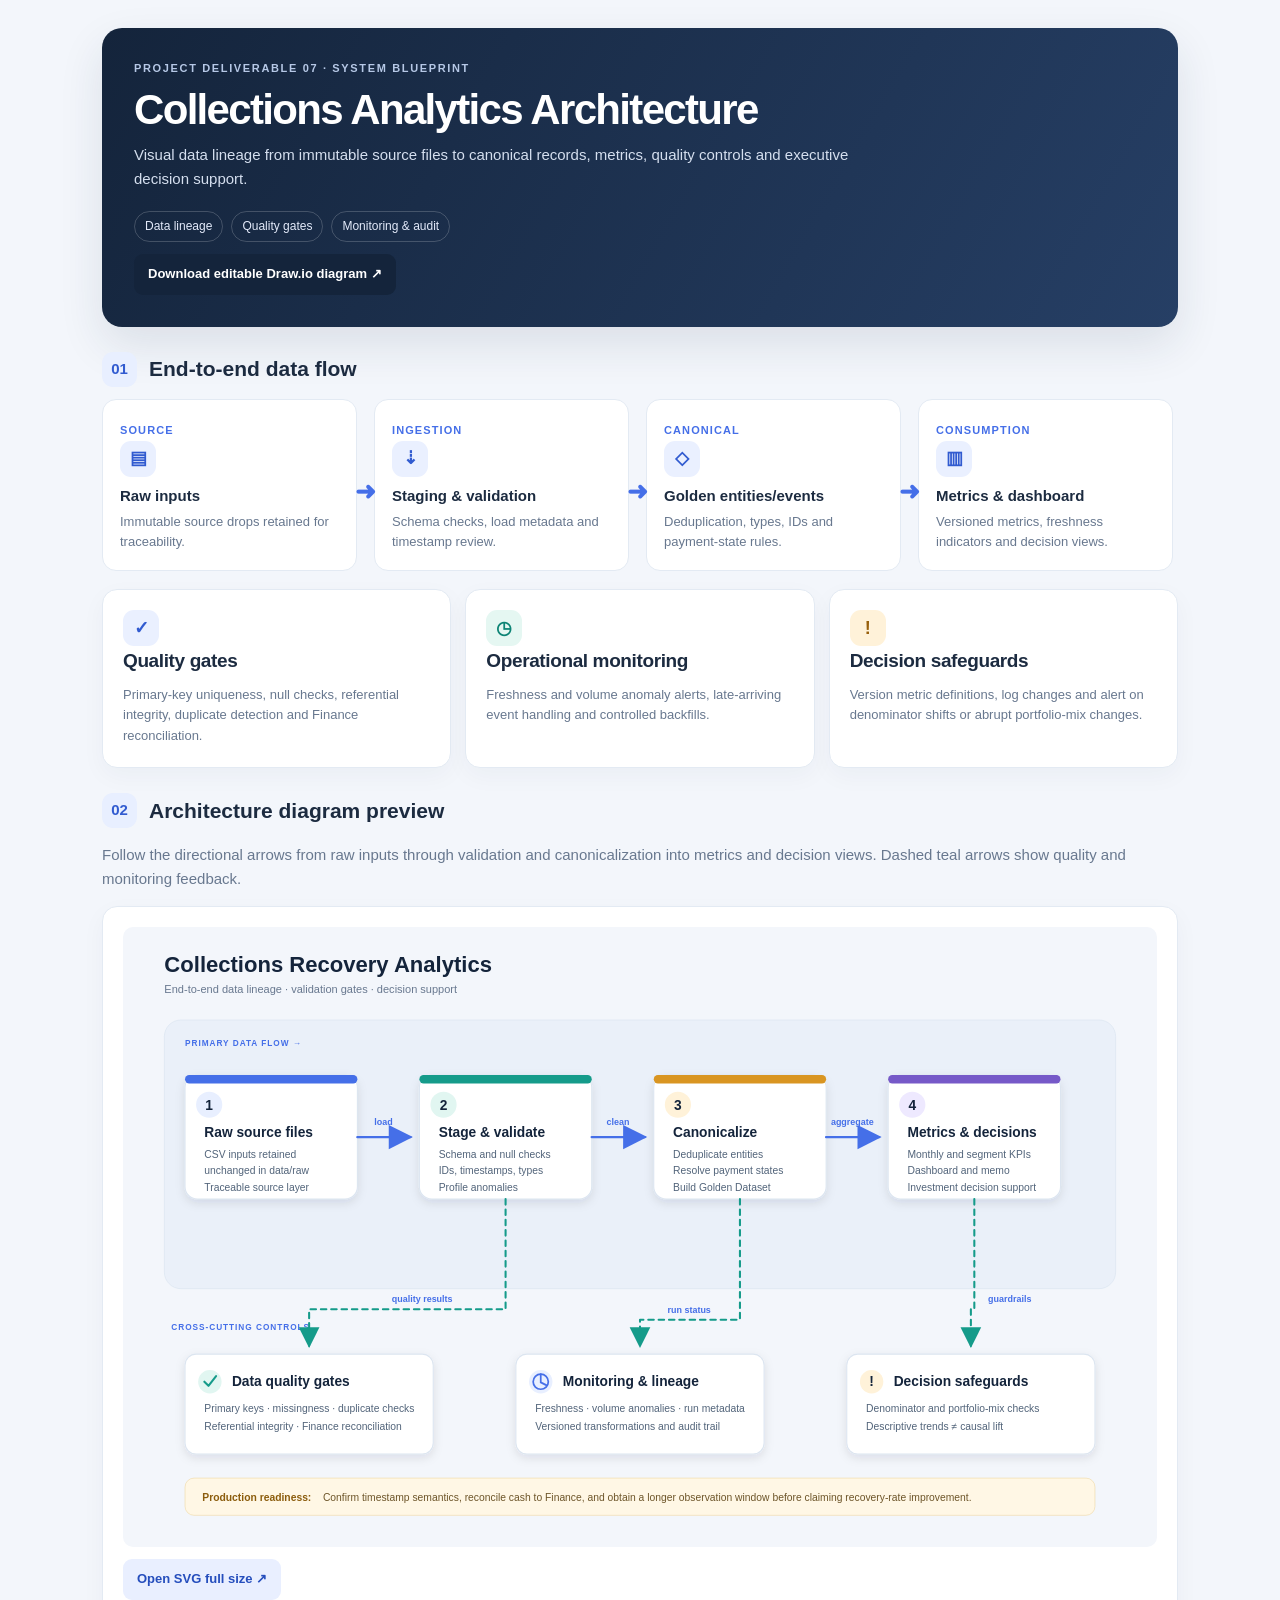
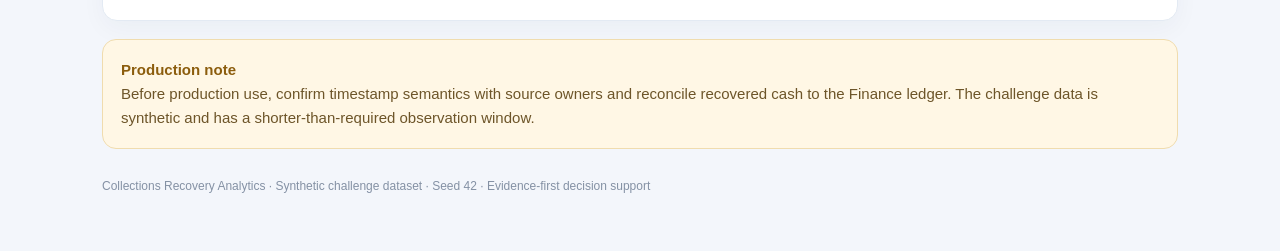
<file: diagrams/architecture_visual.html>
<!doctype html><html lang="en"><head><meta charset="utf-8"><meta name="viewport" content="width=device-width,initial-scale=1"><title>Architecture | Collections Recovery Analytics</title><style>
:root{--navy:#14243b;--blue:#456fe8;--teal:#159b8a;--amber:#d99521;--ink:#1c2b40;--muted:#68788f;--line:#e3eaf3;--bg:#f3f6fb;--white:#fff}*{box-sizing:border-box}body{margin:0;background:var(--bg);font:15px/1.6 Inter,Segoe UI,Arial,sans-serif;color:var(--ink)}.wrap{max-width:1120px;margin:auto;padding:28px 22px 55px}.hero{background:linear-gradient(120deg,#14243b,#263f65);color:white;padding:32px;border-radius:20px;box-shadow:0 18px 45px #172b471c}.eyebrow{text-transform:uppercase;letter-spacing:.15em;font-size:11px;color:#b6c8e6;font-weight:800}h1{font-size:clamp(28px,4vw,42px);line-height:1.12;letter-spacing:-.04em;margin:8px 0 10px}.hero p{color:#d5dfef;max-width:760px;margin:0}.tagrow{display:flex;flex-wrap:wrap;gap:8px;margin-top:20px}.tag{border:1px solid #ffffff30;border-radius:999px;padding:5px 10px;color:#e3eafa;font-size:12px}.grid{display:grid;grid-template-columns:repeat(3,minmax(0,1fr));gap:14px;margin:18px 0}.card{background:white;border:1px solid var(--line);border-radius:15px;padding:20px;box-shadow:0 8px 24px #1b34500a}.card h2,.card h3{margin:0 0 8px;letter-spacing:-.02em}.card h2{font-size:19px}.card h3{font-size:15px}.muted{color:var(--muted)}.label{font-size:11px;text-transform:uppercase;letter-spacing:.12em;font-weight:800;color:var(--muted)}.big{font-size:23px;font-weight:850;letter-spacing:-.04em;margin:7px 0}.section{margin-top:22px}.section-head{display:flex;gap:12px;align-items:center;margin:25px 0 12px}.num{width:35px;height:35px;display:grid;place-items:center;border-radius:11px;background:#e8efff;color:#315bd0;font-weight:900}.section-head h2{margin:0;font-size:21px}.flow{display:grid;grid-template-columns:repeat(4,minmax(0,1fr));gap:12px}.step:not(:last-child):after{content:"➜";position:absolute;right:-20px;top:42%;z-index:2;color:#456fe8;font-size:25px;font-weight:900;text-shadow:0 0 0 #fff}.step{margin-right:5px}.step{background:#fff;border:1px solid var(--line);border-radius:14px;padding:17px;position:relative}.step b{display:block;margin:7px 0 4px}.step .n{color:var(--blue);font-size:11px;font-weight:900;letter-spacing:.1em}.step p,.card p{margin:0;color:var(--muted);font-size:13px}.icon{width:36px;height:36px;border-radius:11px;display:grid;place-items:center;background:#eaf0ff;color:#315bd0;font-weight:900;font-size:18px}.callout{border:1px solid #f0dcae;background:#fff7e5;border-radius:14px;padding:18px;color:#6d5529}.callout strong{color:#8c5d0d}.btn{display:inline-flex;margin-top:12px;background:var(--navy);color:white;text-decoration:none;padding:10px 14px;border-radius:9px;font-weight:750;font-size:13px}.btn.secondary{background:#e9efff;color:#254ebd}.list{display:grid;gap:10px}.listitem{display:flex;gap:12px;background:white;border:1px solid var(--line);border-radius:12px;padding:14px}.tick{width:26px;height:26px;flex:none;border-radius:8px;background:#e5f7f1;color:#0a806f;display:grid;place-items:center;font-weight:900}footer{margin-top:28px;color:#8491a4;font-size:12px}@media(max-width:760px){.grid{grid-template-columns:1fr}.flow{grid-template-columns:repeat(2,minmax(0,1fr))}.hero{padding:24px}}@media(max-width:440px){.flow{grid-template-columns:1fr}}
</style></head><body><main class="wrap"><section class="hero"><div class="eyebrow">Project deliverable 07 · System blueprint</div><h1>Collections Analytics Architecture</h1><p>Visual data lineage from immutable source files to canonical records, metrics, quality controls and executive decision support.</p><div class="tagrow"><span class="tag">Data lineage</span><span class="tag">Quality gates</span><span class="tag">Monitoring & audit</span></div><a class="btn" href="collections_analytics_architecture.drawio" download>Download editable Draw.io diagram ↗</a></section>
<div class="section-head"><div class="num">01</div><h2>End-to-end data flow</h2></div><div class="flow"><div class="step"><span class="n">SOURCE</span><div class="icon">▤</div><b>Raw inputs</b><p>Immutable source drops retained for traceability.</p></div><div class="step"><span class="n">INGESTION</span><div class="icon">⇣</div><b>Staging & validation</b><p>Schema checks, load metadata and timestamp review.</p></div><div class="step"><span class="n">CANONICAL</span><div class="icon">◇</div><b>Golden entities/events</b><p>Deduplication, types, IDs and payment-state rules.</p></div><div class="step"><span class="n">CONSUMPTION</span><div class="icon">▥</div><b>Metrics & dashboard</b><p>Versioned metrics, freshness indicators and decision views.</p></div></div>
<div class="grid"><article class="card"><div class="icon">✓</div><h2>Quality gates</h2><p>Primary-key uniqueness, null checks, referential integrity, duplicate detection and Finance reconciliation.</p></article><article class="card"><div class="icon" style="background:#e5f7f2;color:#0d8475">◷</div><h2>Operational monitoring</h2><p>Freshness and volume anomaly alerts, late-arriving event handling and controlled backfills.</p></article><article class="card"><div class="icon" style="background:#fff2d9;color:#98600b">!</div><h2>Decision safeguards</h2><p>Version metric definitions, log changes and alert on denominator shifts or abrupt portfolio-mix changes.</p></article></div>
<div class="section-head"><div class="num">02</div><h2>Architecture diagram preview</h2></div><p class="muted">Follow the directional arrows from raw inputs through validation and canonicalization into metrics and decision views. Dashed teal arrows show quality and monitoring feedback.</p><article class="card"><img src="collections_analytics_architecture.svg" alt="Collections analytics architecture diagram" style="width:100%;height:auto;display:block;border-radius:10px;background:white"><a class="btn secondary" href="../diagrams/collections_analytics_architecture.svg" target="_blank">Open SVG full size ↗</a></article>
<div class="callout" style="margin-top:18px"><strong>Production note</strong><br>Before production use, confirm timestamp semantics with source owners and reconcile recovered cash to the Finance ledger. The challenge data is synthetic and has a shorter-than-required observation window.</div><footer>Collections Recovery Analytics · Synthetic challenge dataset · Seed 42 · Evidence-first decision support</footer></main></body></html>
</file>
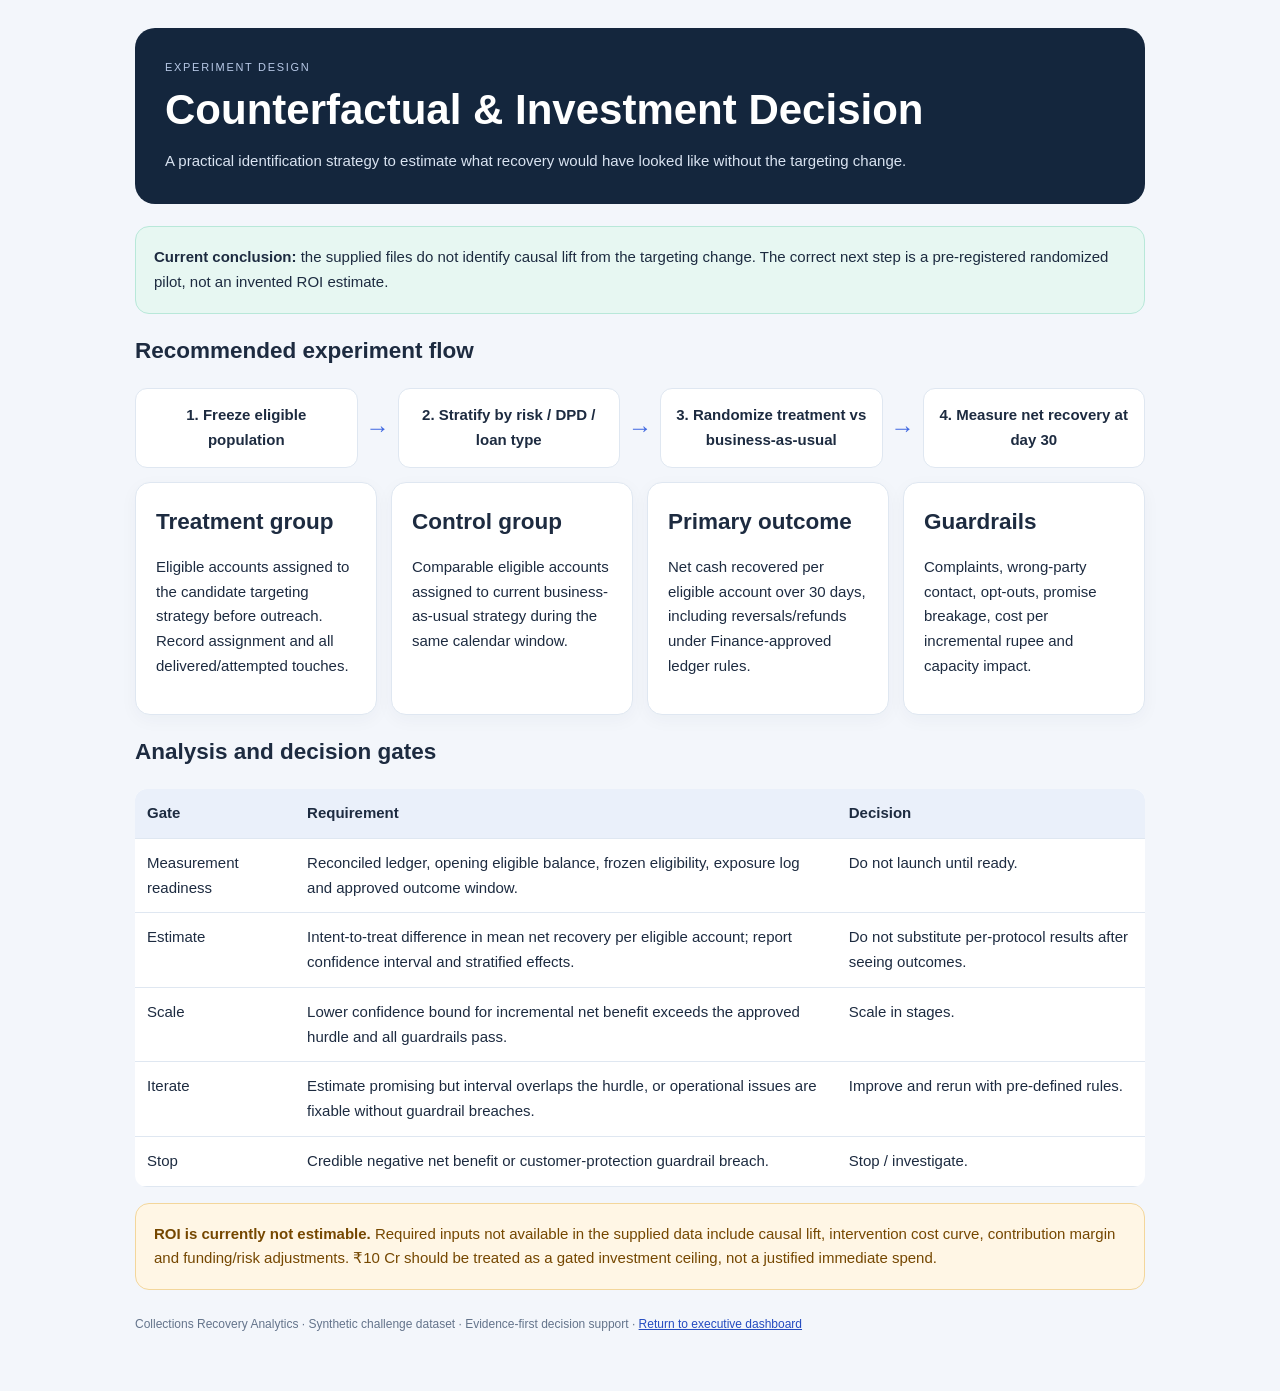
<file: docs/counterfactual_visual.html>
<!doctype html><html lang="en"><head><meta charset="utf-8"><meta name="viewport" content="width=device-width,initial-scale=1"><title>Counterfactual & Investment Decision</title><style>:root{--navy:#14263d;--blue:#4169e1;--teal:#108878;--amber:#a86608;--ink:#1d2b40;--muted:#64748b;--line:#dfe7f1;--bg:#f3f6fb;--white:#fff}*{box-sizing:border-box}body{margin:0;background:var(--bg);font:15px/1.65 Inter,Segoe UI,Arial,sans-serif;color:var(--ink)}.wrap{max-width:1050px;margin:auto;padding:28px 20px 56px}.hero{background:var(--navy);color:white;padding:30px;border-radius:20px;margin-bottom:22px}.eyebrow{font-size:11px;letter-spacing:1.7px;color:#b8c9e7;text-transform:uppercase}.hero h1{font-size:clamp(28px,4vw,42px);line-height:1.15;margin:10px 0}.hero p{color:#d9e3f1;max-width:780px;margin-bottom:0}.grid{display:grid;grid-template-columns:repeat(auto-fit,minmax(220px,1fr));gap:14px}.card{background:white;border:1px solid var(--line);border-radius:15px;padding:20px;box-shadow:0 5px 18px #20334d0a}.card h2,.card h3{margin:0 0 8px}.tag{display:inline-block;background:#eaf0ff;color:#244bc0;border-radius:30px;padding:4px 10px;font-size:12px;font-weight:700}.warn{background:#fff6e5;border:1px solid #f3d69b;border-radius:14px;padding:18px;margin:16px 0;color:#754700}.good{background:#e7f7f2;border:1px solid #b8e8d9;border-radius:14px;padding:18px;margin:16px 0}.flow{display:flex;gap:8px;align-items:stretch;flex-wrap:wrap;margin:14px 0}.step{flex:1 1 145px;background:#fff;border:1px solid var(--line);border-radius:12px;padding:14px;text-align:center;font-weight:700}.arrow{align-self:center;color:var(--blue);font-size:24px;font-weight:800}table{border-collapse:collapse;width:100%;background:white;border-radius:12px;overflow:hidden}th,td{text-align:left;padding:12px;border-bottom:1px solid var(--line);vertical-align:top}th{background:#eaf0fa}a{color:#244bc0}footer{margin-top:25px;color:var(--muted);font-size:12px}@media(max-width:600px){.wrap{padding:14px}.hero{padding:22px}.arrow{transform:rotate(90deg)}} </style></head><body><main class="wrap"><header class="hero"><div class="eyebrow">EXPERIMENT DESIGN</div><h1>Counterfactual & Investment Decision</h1><p>A practical identification strategy to estimate what recovery would have looked like without the targeting change.</p></header><div class="good"><b>Current conclusion:</b> the supplied files do not identify causal lift from the targeting change. The correct next step is a pre-registered randomized pilot, not an invented ROI estimate.</div>
<h2>Recommended experiment flow</h2><div class="flow"><div class="step">1. Freeze eligible population</div><div class="arrow">→</div><div class="step">2. Stratify by risk / DPD / loan type</div><div class="arrow">→</div><div class="step">3. Randomize treatment vs business-as-usual</div><div class="arrow">→</div><div class="step">4. Measure net recovery at day 30</div></div>
<div class="grid"><div class="card"><h2>Treatment group</h2><p>Eligible accounts assigned to the candidate targeting strategy before outreach. Record assignment and all delivered/attempted touches.</p></div><div class="card"><h2>Control group</h2><p>Comparable eligible accounts assigned to current business-as-usual strategy during the same calendar window.</p></div><div class="card"><h2>Primary outcome</h2><p>Net cash recovered per eligible account over 30 days, including reversals/refunds under Finance-approved ledger rules.</p></div><div class="card"><h2>Guardrails</h2><p>Complaints, wrong-party contact, opt-outs, promise breakage, cost per incremental rupee and capacity impact.</p></div></div>
<h2>Analysis and decision gates</h2><table><thead><tr><th>Gate</th><th>Requirement</th><th>Decision</th></tr></thead><tbody><tr><td>Measurement readiness</td><td>Reconciled ledger, opening eligible balance, frozen eligibility, exposure log and approved outcome window.</td><td>Do not launch until ready.</td></tr><tr><td>Estimate</td><td>Intent-to-treat difference in mean net recovery per eligible account; report confidence interval and stratified effects.</td><td>Do not substitute per-protocol results after seeing outcomes.</td></tr><tr><td>Scale</td><td>Lower confidence bound for incremental net benefit exceeds the approved hurdle and all guardrails pass.</td><td>Scale in stages.</td></tr><tr><td>Iterate</td><td>Estimate promising but interval overlaps the hurdle, or operational issues are fixable without guardrail breaches.</td><td>Improve and rerun with pre-defined rules.</td></tr><tr><td>Stop</td><td>Credible negative net benefit or customer-protection guardrail breach.</td><td>Stop / investigate.</td></tr></tbody></table>
<div class="warn"><b>ROI is currently not estimable.</b> Required inputs not available in the supplied data include causal lift, intervention cost curve, contribution margin and funding/risk adjustments. ₹10 Cr should be treated as a gated investment ceiling, not a justified immediate spend.</div><footer>Collections Recovery Analytics · Synthetic challenge dataset · Evidence-first decision support · <a href="../dashboard/index.html">Return to executive dashboard</a></footer></main></body></html>
</file>
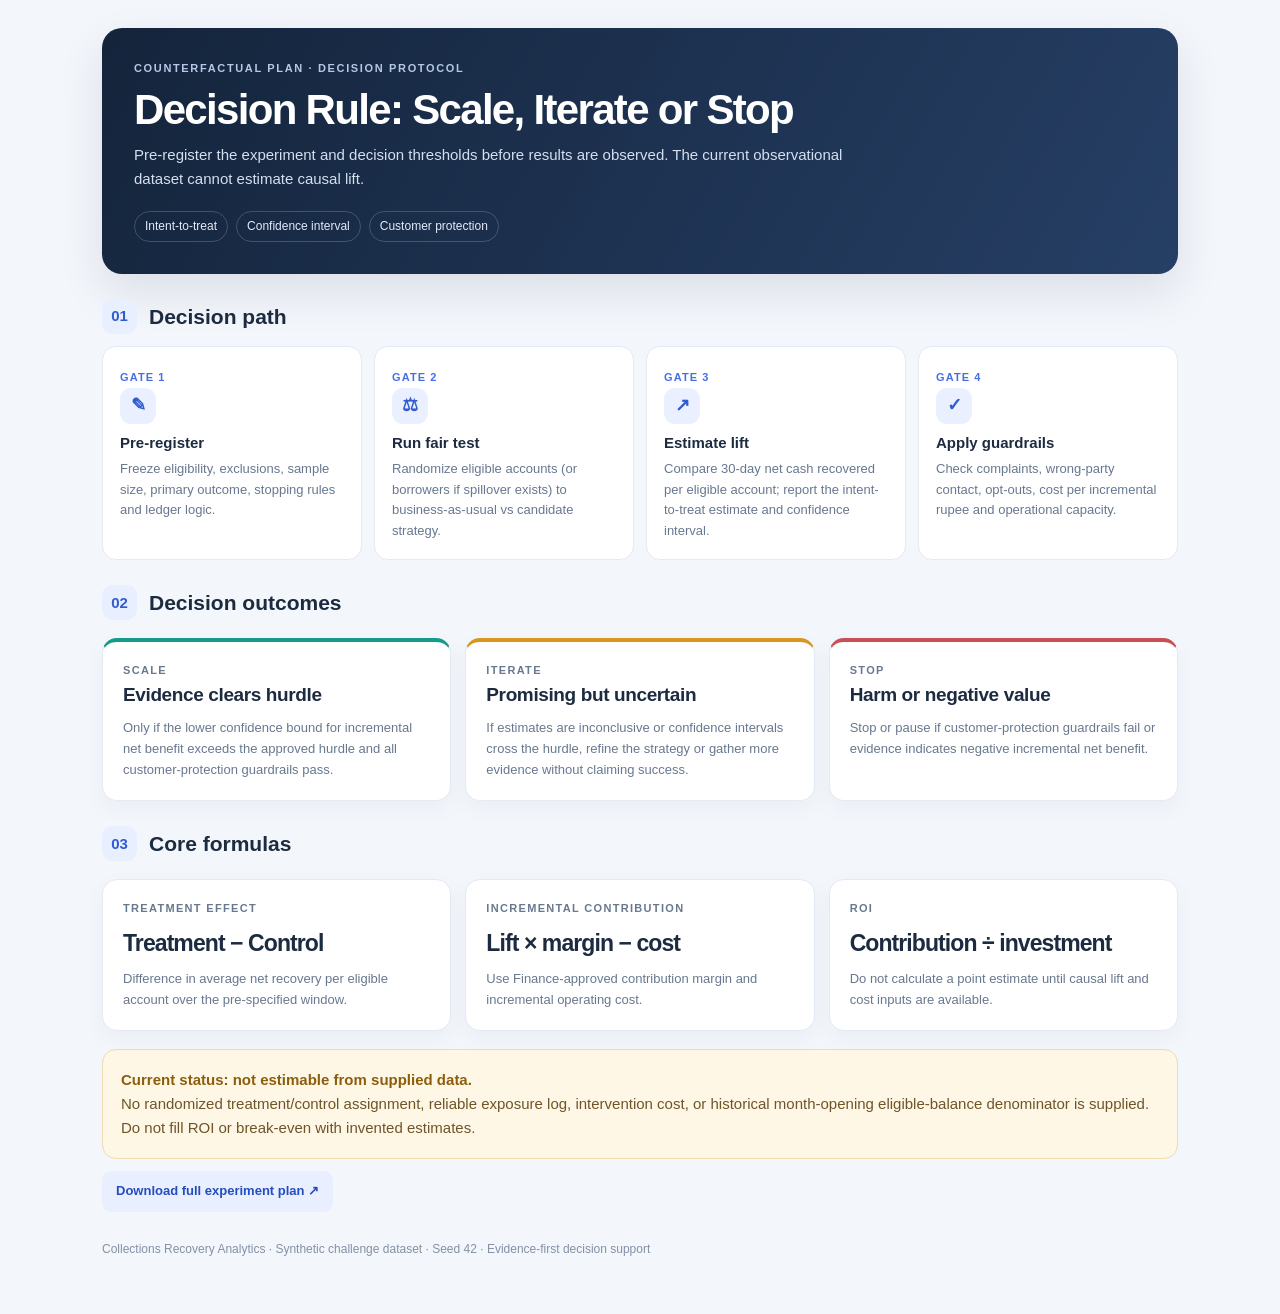
<file: docs/decision_rule_visual.html>
<!doctype html><html lang="en"><head><meta charset="utf-8"><meta name="viewport" content="width=device-width,initial-scale=1"><title>Decision Rule | Collections Recovery Analytics</title><style>
:root{--navy:#14243b;--blue:#456fe8;--teal:#159b8a;--amber:#d99521;--ink:#1c2b40;--muted:#68788f;--line:#e3eaf3;--bg:#f3f6fb;--white:#fff}*{box-sizing:border-box}body{margin:0;background:var(--bg);font:15px/1.6 Inter,Segoe UI,Arial,sans-serif;color:var(--ink)}.wrap{max-width:1120px;margin:auto;padding:28px 22px 55px}.hero{background:linear-gradient(120deg,#14243b,#263f65);color:white;padding:32px;border-radius:20px;box-shadow:0 18px 45px #172b471c}.eyebrow{text-transform:uppercase;letter-spacing:.15em;font-size:11px;color:#b6c8e6;font-weight:800}h1{font-size:clamp(28px,4vw,42px);line-height:1.12;letter-spacing:-.04em;margin:8px 0 10px}.hero p{color:#d5dfef;max-width:760px;margin:0}.tagrow{display:flex;flex-wrap:wrap;gap:8px;margin-top:20px}.tag{border:1px solid #ffffff30;border-radius:999px;padding:5px 10px;color:#e3eafa;font-size:12px}.grid{display:grid;grid-template-columns:repeat(3,minmax(0,1fr));gap:14px;margin:18px 0}.card{background:white;border:1px solid var(--line);border-radius:15px;padding:20px;box-shadow:0 8px 24px #1b34500a}.card h2,.card h3{margin:0 0 8px;letter-spacing:-.02em}.card h2{font-size:19px}.card h3{font-size:15px}.muted{color:var(--muted)}.label{font-size:11px;text-transform:uppercase;letter-spacing:.12em;font-weight:800;color:var(--muted)}.big{font-size:23px;font-weight:850;letter-spacing:-.04em;margin:7px 0}.section{margin-top:22px}.section-head{display:flex;gap:12px;align-items:center;margin:25px 0 12px}.num{width:35px;height:35px;display:grid;place-items:center;border-radius:11px;background:#e8efff;color:#315bd0;font-weight:900}.section-head h2{margin:0;font-size:21px}.flow{display:grid;grid-template-columns:repeat(4,minmax(0,1fr));gap:12px}.step{background:#fff;border:1px solid var(--line);border-radius:14px;padding:17px;position:relative}.step b{display:block;margin:7px 0 4px}.step .n{color:var(--blue);font-size:11px;font-weight:900;letter-spacing:.1em}.step p,.card p{margin:0;color:var(--muted);font-size:13px}.icon{width:36px;height:36px;border-radius:11px;display:grid;place-items:center;background:#eaf0ff;color:#315bd0;font-weight:900;font-size:18px}.callout{border:1px solid #f0dcae;background:#fff7e5;border-radius:14px;padding:18px;color:#6d5529}.callout strong{color:#8c5d0d}.btn{display:inline-flex;margin-top:12px;background:var(--navy);color:white;text-decoration:none;padding:10px 14px;border-radius:9px;font-weight:750;font-size:13px}.btn.secondary{background:#e9efff;color:#254ebd}.list{display:grid;gap:10px}.listitem{display:flex;gap:12px;background:white;border:1px solid var(--line);border-radius:12px;padding:14px}.tick{width:26px;height:26px;flex:none;border-radius:8px;background:#e5f7f1;color:#0a806f;display:grid;place-items:center;font-weight:900}footer{margin-top:28px;color:#8491a4;font-size:12px}@media(max-width:760px){.grid{grid-template-columns:1fr}.flow{grid-template-columns:repeat(2,minmax(0,1fr))}.hero{padding:24px}}@media(max-width:440px){.flow{grid-template-columns:1fr}}
</style></head><body><main class="wrap"><section class="hero"><div class="eyebrow">Counterfactual plan · Decision protocol</div><h1>Decision Rule: Scale, Iterate or Stop</h1><p>Pre-register the experiment and decision thresholds before results are observed. The current observational dataset cannot estimate causal lift.</p><div class="tagrow"><span class="tag">Intent-to-treat</span><span class="tag">Confidence interval</span><span class="tag">Customer protection</span></div></section>
<div class="section-head"><div class="num">01</div><h2>Decision path</h2></div><div class="flow"><div class="step"><span class="n">GATE 1</span><div class="icon">✎</div><b>Pre-register</b><p>Freeze eligibility, exclusions, sample size, primary outcome, stopping rules and ledger logic.</p></div><div class="step"><span class="n">GATE 2</span><div class="icon">⚖</div><b>Run fair test</b><p>Randomize eligible accounts (or borrowers if spillover exists) to business-as-usual vs candidate strategy.</p></div><div class="step"><span class="n">GATE 3</span><div class="icon">↗</div><b>Estimate lift</b><p>Compare 30-day net cash recovered per eligible account; report the intent-to-treat estimate and confidence interval.</p></div><div class="step"><span class="n">GATE 4</span><div class="icon">✓</div><b>Apply guardrails</b><p>Check complaints, wrong-party contact, opt-outs, cost per incremental rupee and operational capacity.</p></div></div>
<div class="section-head"><div class="num">02</div><h2>Decision outcomes</h2></div><div class="grid"><article class="card" style="border-top:4px solid #159b8a"><div class="label">Scale</div><h2>Evidence clears hurdle</h2><p>Only if the lower confidence bound for incremental net benefit exceeds the approved hurdle and all customer-protection guardrails pass.</p></article><article class="card" style="border-top:4px solid #d99521"><div class="label">Iterate</div><h2>Promising but uncertain</h2><p>If estimates are inconclusive or confidence intervals cross the hurdle, refine the strategy or gather more evidence without claiming success.</p></article><article class="card" style="border-top:4px solid #c74f55"><div class="label">Stop</div><h2>Harm or negative value</h2><p>Stop or pause if customer-protection guardrails fail or evidence indicates negative incremental net benefit.</p></article></div>
<div class="section-head"><div class="num">03</div><h2>Core formulas</h2></div><div class="grid"><article class="card"><div class="label">Treatment effect</div><div class="big">Treatment − Control</div><p>Difference in average net recovery per eligible account over the pre-specified window.</p></article><article class="card"><div class="label">Incremental contribution</div><div class="big">Lift × margin − cost</div><p>Use Finance-approved contribution margin and incremental operating cost.</p></article><article class="card"><div class="label">ROI</div><div class="big">Contribution ÷ investment</div><p>Do not calculate a point estimate until causal lift and cost inputs are available.</p></article></div>
<div class="callout"><strong>Current status: not estimable from supplied data.</strong><br>No randomized treatment/control assignment, reliable exposure log, intervention cost, or historical month-opening eligible-balance denominator is supplied. Do not fill ROI or break-even with invented estimates.</div>
<a class="btn secondary" href="counterfactual_design.md" download>Download full experiment plan ↗</a><footer>Collections Recovery Analytics · Synthetic challenge dataset · Seed 42 · Evidence-first decision support</footer></main></body></html>
</file>
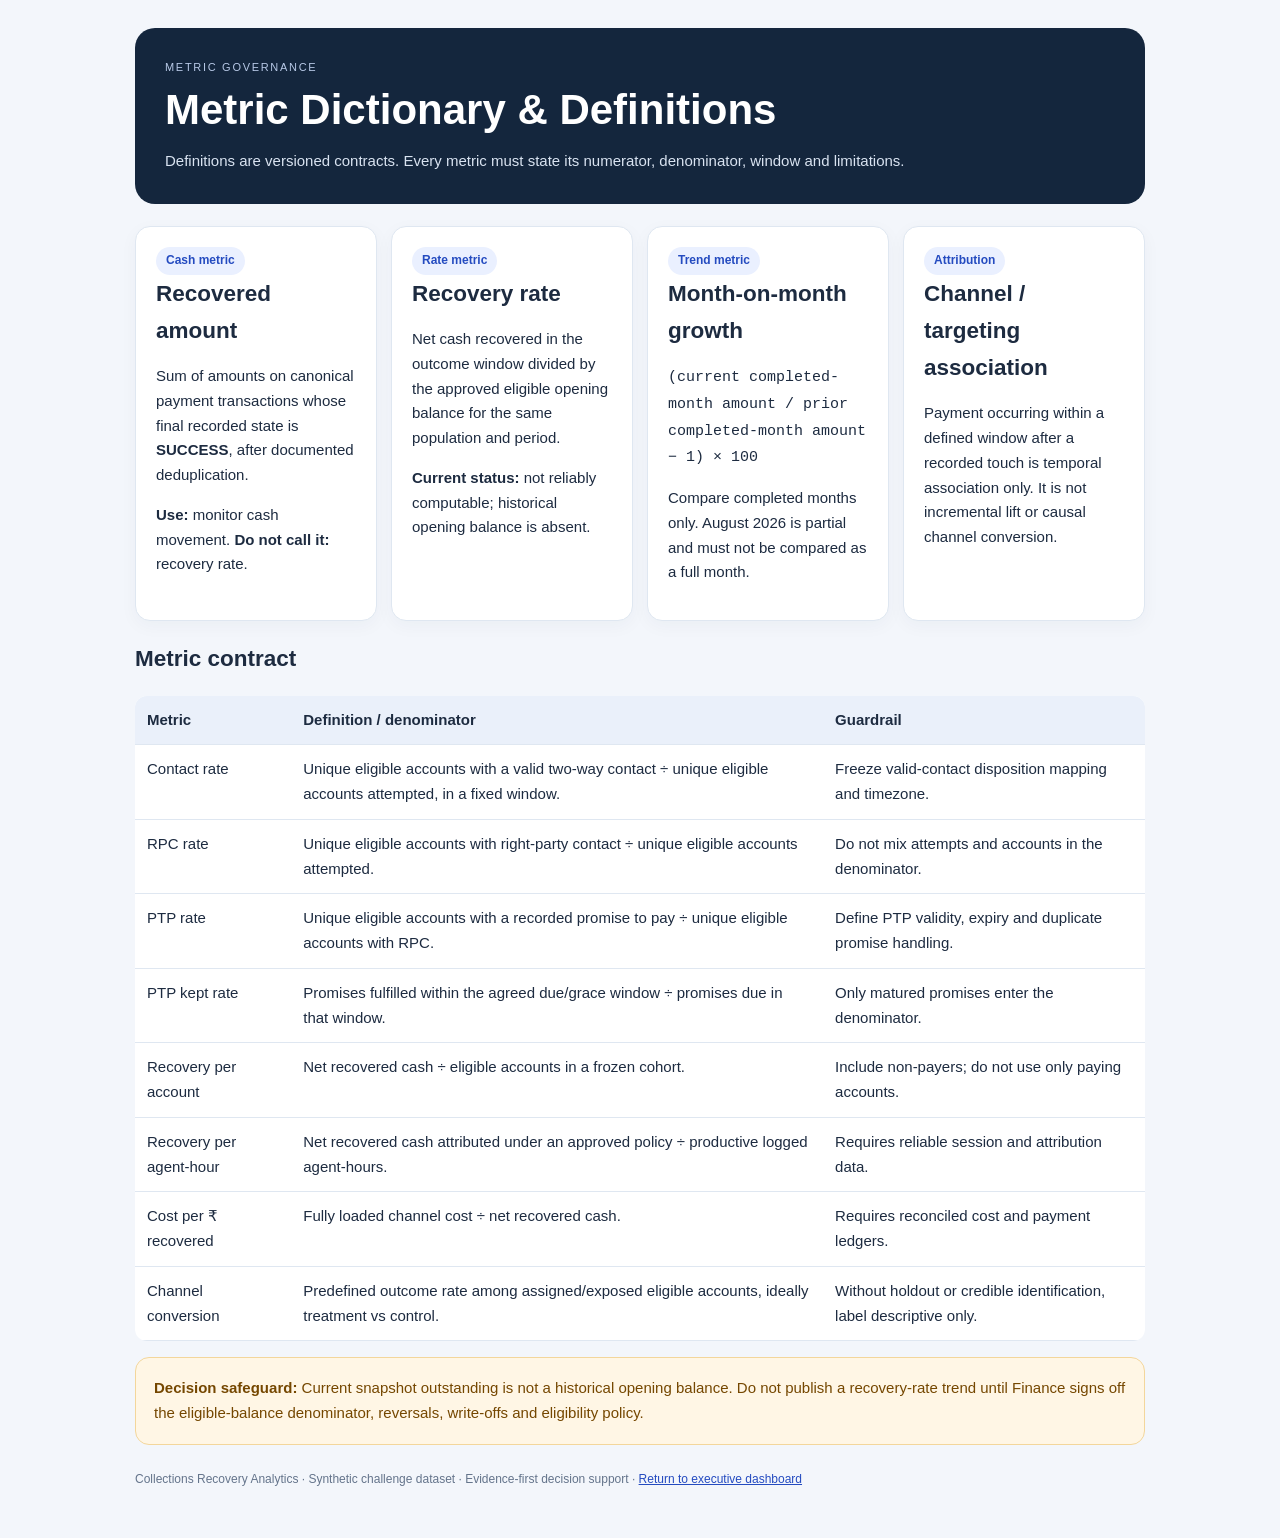
<file: docs/metric_definitions_visual.html>
<!doctype html><html lang="en"><head><meta charset="utf-8"><meta name="viewport" content="width=device-width,initial-scale=1"><title>Metric Dictionary & Definitions</title><style>:root{--navy:#14263d;--blue:#4169e1;--teal:#108878;--amber:#a86608;--ink:#1d2b40;--muted:#64748b;--line:#dfe7f1;--bg:#f3f6fb;--white:#fff}*{box-sizing:border-box}body{margin:0;background:var(--bg);font:15px/1.65 Inter,Segoe UI,Arial,sans-serif;color:var(--ink)}.wrap{max-width:1050px;margin:auto;padding:28px 20px 56px}.hero{background:var(--navy);color:white;padding:30px;border-radius:20px;margin-bottom:22px}.eyebrow{font-size:11px;letter-spacing:1.7px;color:#b8c9e7;text-transform:uppercase}.hero h1{font-size:clamp(28px,4vw,42px);line-height:1.15;margin:10px 0}.hero p{color:#d9e3f1;max-width:780px;margin-bottom:0}.grid{display:grid;grid-template-columns:repeat(auto-fit,minmax(220px,1fr));gap:14px}.card{background:white;border:1px solid var(--line);border-radius:15px;padding:20px;box-shadow:0 5px 18px #20334d0a}.card h2,.card h3{margin:0 0 8px}.tag{display:inline-block;background:#eaf0ff;color:#244bc0;border-radius:30px;padding:4px 10px;font-size:12px;font-weight:700}.warn{background:#fff6e5;border:1px solid #f3d69b;border-radius:14px;padding:18px;margin:16px 0;color:#754700}.good{background:#e7f7f2;border:1px solid #b8e8d9;border-radius:14px;padding:18px;margin:16px 0}.flow{display:flex;gap:8px;align-items:stretch;flex-wrap:wrap;margin:14px 0}.step{flex:1 1 145px;background:#fff;border:1px solid var(--line);border-radius:12px;padding:14px;text-align:center;font-weight:700}.arrow{align-self:center;color:var(--blue);font-size:24px;font-weight:800}table{border-collapse:collapse;width:100%;background:white;border-radius:12px;overflow:hidden}th,td{text-align:left;padding:12px;border-bottom:1px solid var(--line);vertical-align:top}th{background:#eaf0fa}a{color:#244bc0}footer{margin-top:25px;color:var(--muted);font-size:12px}@media(max-width:600px){.wrap{padding:14px}.hero{padding:22px}.arrow{transform:rotate(90deg)}} </style></head><body><main class="wrap"><header class="hero"><div class="eyebrow">METRIC GOVERNANCE</div><h1>Metric Dictionary & Definitions</h1><p>Definitions are versioned contracts. Every metric must state its numerator, denominator, window and limitations.</p></header><div class="grid">
<div class="card"><span class="tag">Cash metric</span><h2>Recovered amount</h2><p>Sum of amounts on canonical payment transactions whose final recorded state is <b>SUCCESS</b>, after documented deduplication.</p><p><b>Use:</b> monitor cash movement. <b>Do not call it:</b> recovery rate.</p></div>
<div class="card"><span class="tag">Rate metric</span><h2>Recovery rate</h2><p>Net cash recovered in the outcome window divided by the approved eligible opening balance for the same population and period.</p><p><b>Current status:</b> not reliably computable; historical opening balance is absent.</p></div>
<div class="card"><span class="tag">Trend metric</span><h2>Month-on-month growth</h2><p><code>(current completed-month amount / prior completed-month amount − 1) × 100</code></p><p>Compare completed months only. August 2026 is partial and must not be compared as a full month.</p></div>
<div class="card"><span class="tag">Attribution</span><h2>Channel / targeting association</h2><p>Payment occurring within a defined window after a recorded touch is temporal association only. It is not incremental lift or causal channel conversion.</p></div></div>
<h2>Metric contract</h2><table><thead><tr><th>Metric</th><th>Definition / denominator</th><th>Guardrail</th></tr></thead><tbody>
<tr><td>Contact rate</td><td>Unique eligible accounts with a valid two-way contact ÷ unique eligible accounts attempted, in a fixed window.</td><td>Freeze valid-contact disposition mapping and timezone.</td></tr>
<tr><td>RPC rate</td><td>Unique eligible accounts with right-party contact ÷ unique eligible accounts attempted.</td><td>Do not mix attempts and accounts in the denominator.</td></tr>
<tr><td>PTP rate</td><td>Unique eligible accounts with a recorded promise to pay ÷ unique eligible accounts with RPC.</td><td>Define PTP validity, expiry and duplicate promise handling.</td></tr>
<tr><td>PTP kept rate</td><td>Promises fulfilled within the agreed due/grace window ÷ promises due in that window.</td><td>Only matured promises enter the denominator.</td></tr>
<tr><td>Recovery per account</td><td>Net recovered cash ÷ eligible accounts in a frozen cohort.</td><td>Include non-payers; do not use only paying accounts.</td></tr>
<tr><td>Recovery per agent-hour</td><td>Net recovered cash attributed under an approved policy ÷ productive logged agent-hours.</td><td>Requires reliable session and attribution data.</td></tr>
<tr><td>Cost per ₹ recovered</td><td>Fully loaded channel cost ÷ net recovered cash.</td><td>Requires reconciled cost and payment ledgers.</td></tr>
<tr><td>Channel conversion</td><td>Predefined outcome rate among assigned/exposed eligible accounts, ideally treatment vs control.</td><td>Without holdout or credible identification, label descriptive only.</td></tr></tbody></table>
<div class="warn"><b>Decision safeguard:</b> Current snapshot outstanding is not a historical opening balance. Do not publish a recovery-rate trend until Finance signs off the eligible-balance denominator, reversals, write-offs and eligibility policy.</div><footer>Collections Recovery Analytics · Synthetic challenge dataset · Evidence-first decision support · <a href="../dashboard/index.html">Return to executive dashboard</a></footer></main></body></html>
</file>
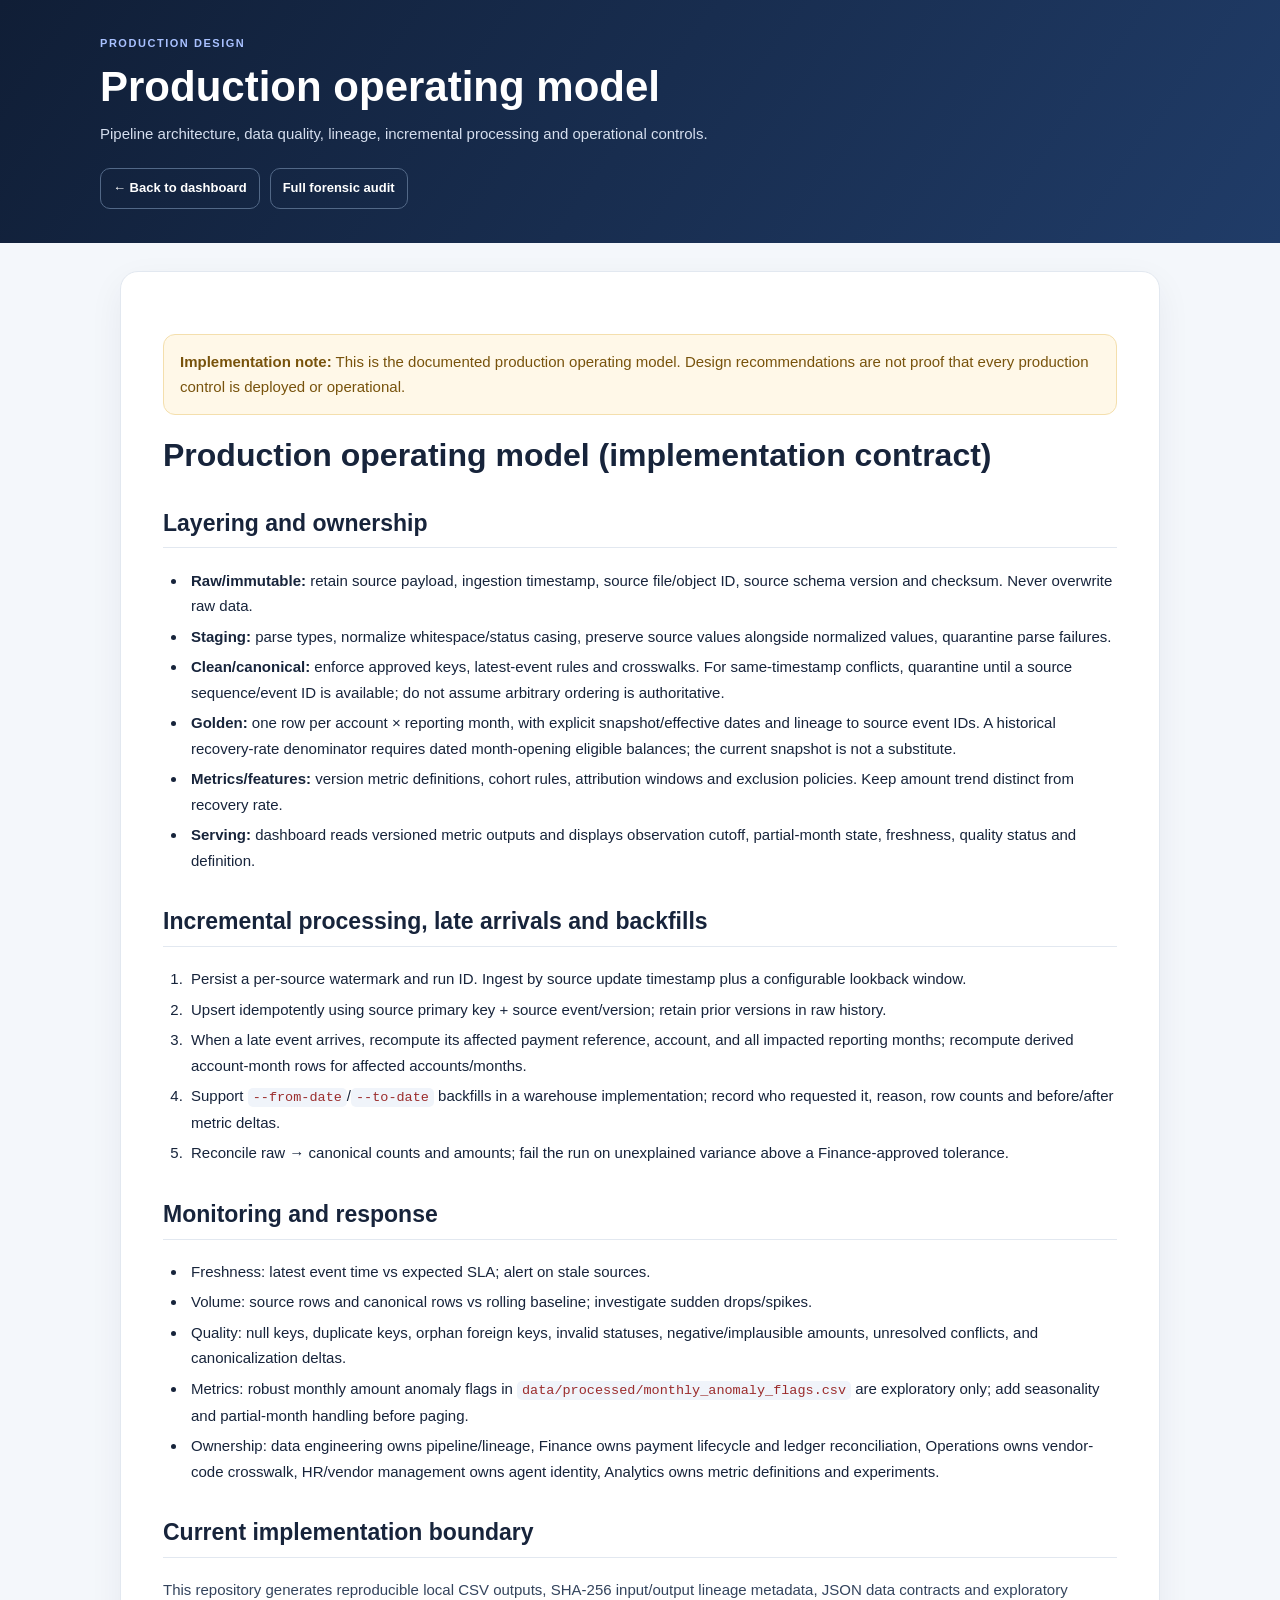
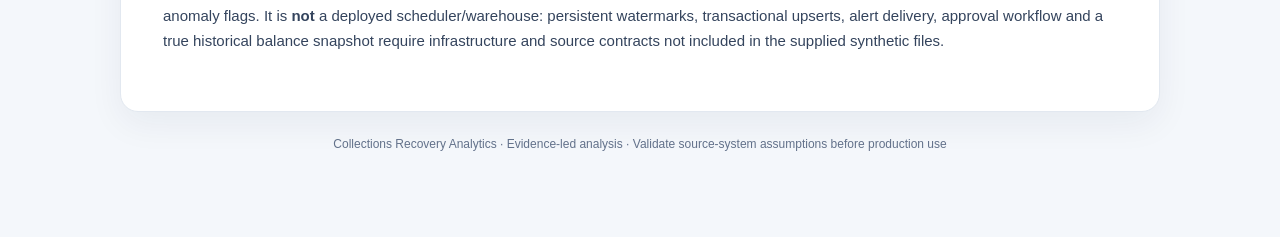
<file: docs/production_operating_model.html>
<!doctype html><html lang="en"><head><meta charset="utf-8"><meta name="viewport" content="width=device-width, initial-scale=1"><title>Production operating model | Collections Recovery Analytics</title><style>
:root{--ink:#17243b;--muted:#62718a;--line:#e2e8f0;--blue:#4169e1;--blue2:#edf2ff;--bg:#f4f7fb;--white:#fff;--green:#0f766e;--amber:#a16207}
*{box-sizing:border-box}body{margin:0;background:var(--bg);color:var(--ink);font:15px/1.7 Inter,Segoe UI,Arial,sans-serif}.top{background:linear-gradient(125deg,#101e36,#203c68);color:#fff;padding:34px 22px}.top-inner,.wrap{max-width:1080px;margin:auto}.eyebrow{text-transform:uppercase;letter-spacing:.14em;font-size:11px;font-weight:800;color:#a9c1ff}.top h1{font-size:clamp(28px,4vw,42px);line-height:1.15;margin:10px 0}.top p{color:#d5deee;max-width:760px;margin:0}.topnav{display:flex;gap:10px;flex-wrap:wrap;margin-top:22px}.topnav a{display:inline-block;text-decoration:none;color:#fff;border:1px solid #526887;border-radius:10px;padding:8px 12px;font-weight:650;font-size:13px}.wrap{padding:28px 20px 64px}.content{background:#fff;border:1px solid var(--line);border-radius:18px;padding:clamp(20px,4vw,42px);box-shadow:0 12px 35px rgba(21,39,72,.06)}.content h1{font-size:32px;line-height:1.25;margin-top:0}.content h2{font-size:23px;line-height:1.3;margin-top:34px;padding-bottom:9px;border-bottom:1px solid var(--line)}.content h3{font-size:18px;margin-top:25px}.content p{color:#34445d}.content a{color:var(--blue);font-weight:600}.content ul,.content ol{padding-left:24px}.content li{padding-left:4px;margin:5px 0}.content blockquote{margin:20px 0;padding:14px 18px;border-left:4px solid var(--blue);background:var(--blue2);border-radius:0 10px 10px 0;color:#273b60}.content table{width:100%;border-collapse:separate;border-spacing:0;margin:18px 0;border:1px solid var(--line);border-radius:12px;overflow:hidden;font-size:14px}.content th{background:#edf2fa;text-align:left;color:#2b3c58;font-size:12px;text-transform:uppercase;letter-spacing:.04em}.content td,.content th{padding:11px 13px;border-bottom:1px solid var(--line);vertical-align:top}.content tr:last-child td{border-bottom:0}.content tr:nth-child(even) td{background:#fbfcfe}.content code{background:#f0f4fa;padding:2px 5px;border-radius:5px;font-size:.9em;color:#9b2c2c}.content pre{background:#101e36;color:#e8efff;padding:18px;border-radius:12px;overflow:auto}.content pre code{background:none;color:inherit;padding:0}.footer{color:var(--muted);font-size:12px;text-align:center;padding:22px}.pill{display:inline-block;background:#e8f7f4;color:var(--green);border-radius:999px;padding:4px 9px;font-size:11px;font-weight:800;text-transform:uppercase;letter-spacing:.04em}.note{padding:14px 16px;background:#fff8e8;border:1px solid #f4dfad;border-radius:12px;color:#78530c;margin:20px 0}@media(max-width:680px){.top{padding:26px 18px}.wrap{padding:16px 10px 40px}.content{padding:19px}.content table{display:block;overflow-x:auto;white-space:normal}.content h1{font-size:27px}}
</style></head><body><header class="top"><div class="top-inner"><div class="eyebrow">PRODUCTION DESIGN</div><h1>Production operating model</h1><p>Pipeline architecture, data quality, lineage, incremental processing and operational controls.</p><nav class="topnav"><a href="../dashboard/index.html">← Back to dashboard</a><a href="../reports/expanded_forensic_audit.html">Full forensic audit</a></nav></div></header><main class="wrap"><article class="content"><div class="note"><strong>Implementation note:</strong> This is the documented production operating model. Design recommendations are not proof that every production control is deployed or operational.</div><h1>Production operating model (implementation contract)</h1>
<h2>Layering and ownership</h2>
<ul>
<li><strong>Raw/immutable:</strong> retain source payload, ingestion timestamp, source file/object ID, source schema version and checksum. Never overwrite raw data.</li>
<li><strong>Staging:</strong> parse types, normalize whitespace/status casing, preserve source values alongside normalized values, quarantine parse failures.</li>
<li><strong>Clean/canonical:</strong> enforce approved keys, latest-event rules and crosswalks. For same-timestamp conflicts, quarantine until a source sequence/event ID is available; do not assume arbitrary ordering is authoritative.</li>
<li><strong>Golden:</strong> one row per account × reporting month, with explicit snapshot/effective dates and lineage to source event IDs. A historical recovery-rate denominator requires dated month-opening eligible balances; the current snapshot is not a substitute.</li>
<li><strong>Metrics/features:</strong> version metric definitions, cohort rules, attribution windows and exclusion policies. Keep amount trend distinct from recovery rate.</li>
<li><strong>Serving:</strong> dashboard reads versioned metric outputs and displays observation cutoff, partial-month state, freshness, quality status and definition.</li>
</ul>
<h2>Incremental processing, late arrivals and backfills</h2>
<ol>
<li>Persist a per-source watermark and run ID. Ingest by source update timestamp plus a configurable lookback window.</li>
<li>Upsert idempotently using source primary key + source event/version; retain prior versions in raw history.</li>
<li>When a late event arrives, recompute its affected payment reference, account, and all impacted reporting months; recompute derived account-month rows for affected accounts/months.</li>
<li>Support <code>--from-date</code>/<code>--to-date</code> backfills in a warehouse implementation; record who requested it, reason, row counts and before/after metric deltas.</li>
<li>Reconcile raw → canonical counts and amounts; fail the run on unexplained variance above a Finance-approved tolerance.</li>
</ol>
<h2>Monitoring and response</h2>
<ul>
<li>Freshness: latest event time vs expected SLA; alert on stale sources.</li>
<li>Volume: source rows and canonical rows vs rolling baseline; investigate sudden drops/spikes.</li>
<li>Quality: null keys, duplicate keys, orphan foreign keys, invalid statuses, negative/implausible amounts, unresolved conflicts, and canonicalization deltas.</li>
<li>Metrics: robust monthly amount anomaly flags in <code>data/processed/monthly_anomaly_flags.csv</code> are exploratory only; add seasonality and partial-month handling before paging.</li>
<li>Ownership: data engineering owns pipeline/lineage, Finance owns payment lifecycle and ledger reconciliation, Operations owns vendor-code crosswalk, HR/vendor management owns agent identity, Analytics owns metric definitions and experiments.</li>
</ul>
<h2>Current implementation boundary</h2>
<p>This repository generates reproducible local CSV outputs, SHA-256 input/output lineage metadata, JSON data contracts and exploratory anomaly flags. It is <strong>not</strong> a deployed scheduler/warehouse: persistent watermarks, transactional upserts, alert delivery, approval workflow and a true historical balance snapshot require infrastructure and source contracts not included in the supplied synthetic files.</p>
</article><div class="footer">Collections Recovery Analytics · Evidence-led analysis · Validate source-system assumptions before production use</div></main></body></html>
</file>
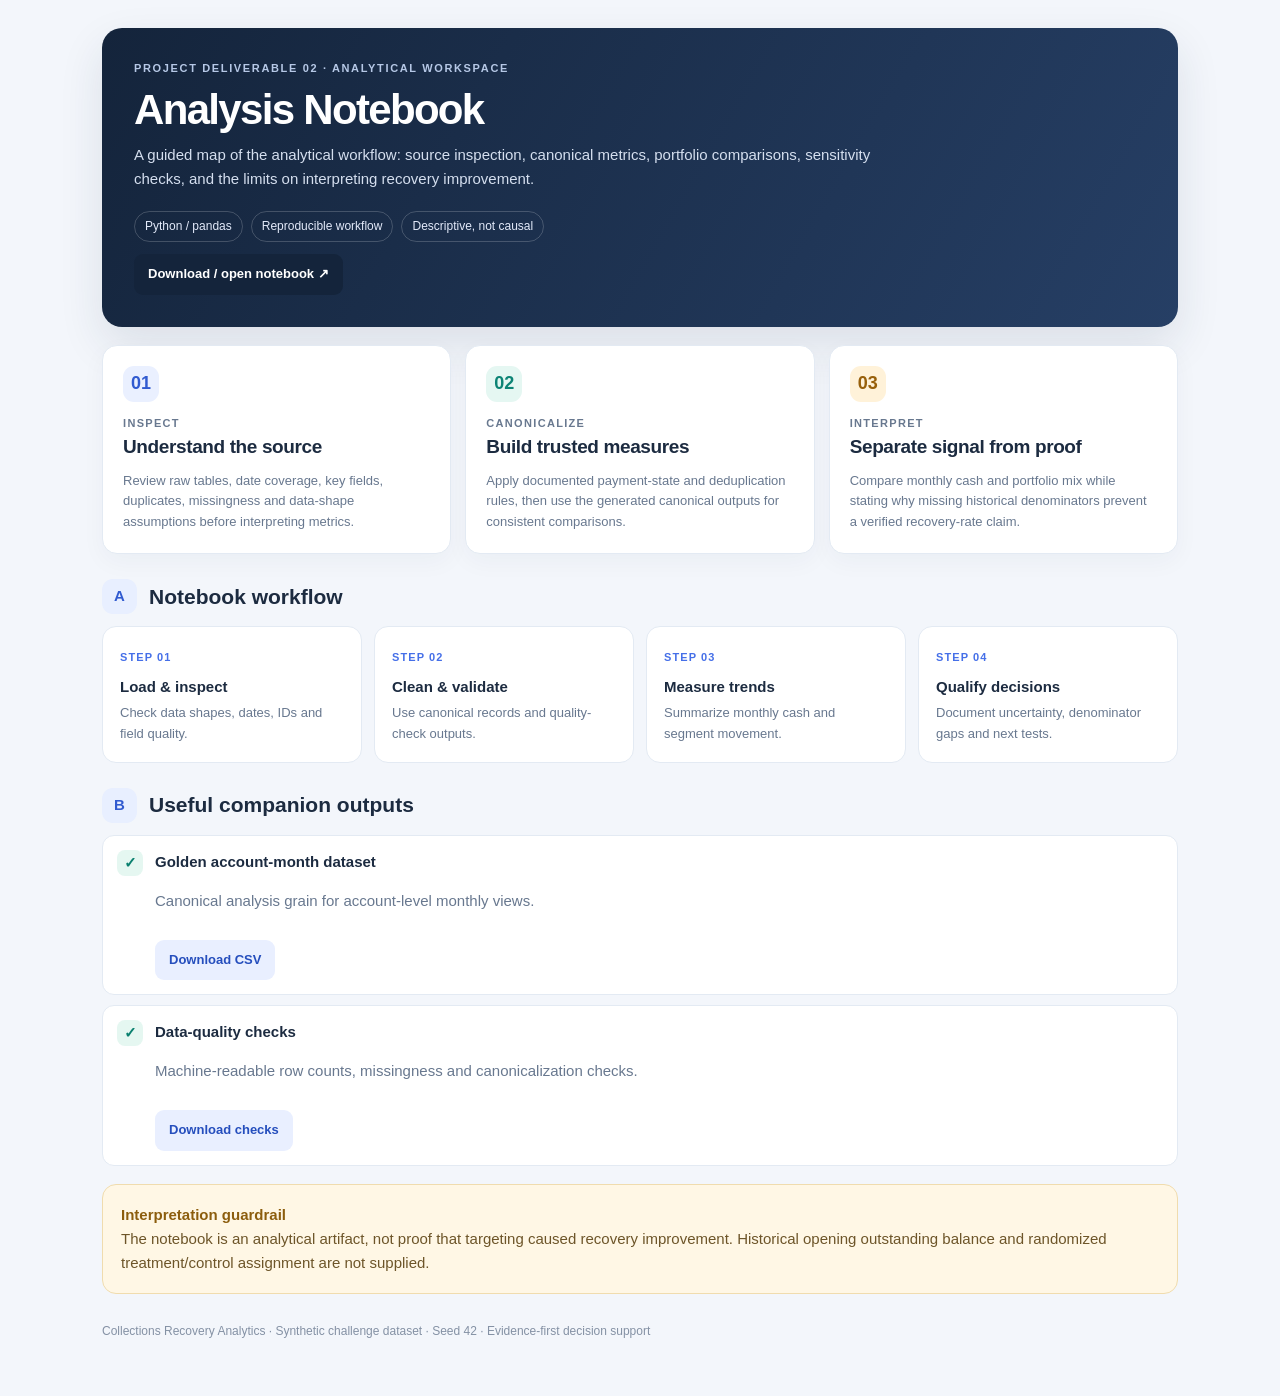
<file: notebooks/analysis_notebook_guide.html>
<!doctype html><html lang="en"><head><meta charset="utf-8"><meta name="viewport" content="width=device-width,initial-scale=1"><title>Analysis Notebook | Collections Recovery Analytics</title><style>
:root{--navy:#14243b;--blue:#456fe8;--teal:#159b8a;--amber:#d99521;--ink:#1c2b40;--muted:#68788f;--line:#e3eaf3;--bg:#f3f6fb;--white:#fff}*{box-sizing:border-box}body{margin:0;background:var(--bg);font:15px/1.6 Inter,Segoe UI,Arial,sans-serif;color:var(--ink)}.wrap{max-width:1120px;margin:auto;padding:28px 22px 55px}.hero{background:linear-gradient(120deg,#14243b,#263f65);color:white;padding:32px;border-radius:20px;box-shadow:0 18px 45px #172b471c}.eyebrow{text-transform:uppercase;letter-spacing:.15em;font-size:11px;color:#b6c8e6;font-weight:800}h1{font-size:clamp(28px,4vw,42px);line-height:1.12;letter-spacing:-.04em;margin:8px 0 10px}.hero p{color:#d5dfef;max-width:760px;margin:0}.tagrow{display:flex;flex-wrap:wrap;gap:8px;margin-top:20px}.tag{border:1px solid #ffffff30;border-radius:999px;padding:5px 10px;color:#e3eafa;font-size:12px}.grid{display:grid;grid-template-columns:repeat(3,minmax(0,1fr));gap:14px;margin:18px 0}.card{background:white;border:1px solid var(--line);border-radius:15px;padding:20px;box-shadow:0 8px 24px #1b34500a}.card h2,.card h3{margin:0 0 8px;letter-spacing:-.02em}.card h2{font-size:19px}.card h3{font-size:15px}.muted{color:var(--muted)}.label{font-size:11px;text-transform:uppercase;letter-spacing:.12em;font-weight:800;color:var(--muted)}.big{font-size:23px;font-weight:850;letter-spacing:-.04em;margin:7px 0}.section{margin-top:22px}.section-head{display:flex;gap:12px;align-items:center;margin:25px 0 12px}.num{width:35px;height:35px;display:grid;place-items:center;border-radius:11px;background:#e8efff;color:#315bd0;font-weight:900}.section-head h2{margin:0;font-size:21px}.flow{display:grid;grid-template-columns:repeat(4,minmax(0,1fr));gap:12px}.step{background:#fff;border:1px solid var(--line);border-radius:14px;padding:17px;position:relative}.step b{display:block;margin:7px 0 4px}.step .n{color:var(--blue);font-size:11px;font-weight:900;letter-spacing:.1em}.step p,.card p{margin:0;color:var(--muted);font-size:13px}.icon{width:36px;height:36px;border-radius:11px;display:grid;place-items:center;background:#eaf0ff;color:#315bd0;font-weight:900;font-size:18px}.callout{border:1px solid #f0dcae;background:#fff7e5;border-radius:14px;padding:18px;color:#6d5529}.callout strong{color:#8c5d0d}.btn{display:inline-flex;margin-top:12px;background:var(--navy);color:white;text-decoration:none;padding:10px 14px;border-radius:9px;font-weight:750;font-size:13px}.btn.secondary{background:#e9efff;color:#254ebd}.list{display:grid;gap:10px}.listitem{display:flex;gap:12px;background:white;border:1px solid var(--line);border-radius:12px;padding:14px}.tick{width:26px;height:26px;flex:none;border-radius:8px;background:#e5f7f1;color:#0a806f;display:grid;place-items:center;font-weight:900}footer{margin-top:28px;color:#8491a4;font-size:12px}@media(max-width:760px){.grid{grid-template-columns:1fr}.flow{grid-template-columns:repeat(2,minmax(0,1fr))}.hero{padding:24px}}@media(max-width:440px){.flow{grid-template-columns:1fr}}
</style></head><body><main class="wrap"><section class="hero"><div class="eyebrow">Project deliverable 02 · Analytical workspace</div><h1>Analysis Notebook</h1><p>A guided map of the analytical workflow: source inspection, canonical metrics, portfolio comparisons, sensitivity checks, and the limits on interpreting recovery improvement.</p><div class="tagrow"><span class="tag">Python / pandas</span><span class="tag">Reproducible workflow</span><span class="tag">Descriptive, not causal</span></div><a class="btn" href="collections_analysis.ipynb" download>Download / open notebook ↗</a></section>
<div class="grid"><article class="card"><div class="icon">01</div><div class="label" style="margin-top:13px">Inspect</div><h2>Understand the source</h2><p>Review raw tables, date coverage, key fields, duplicates, missingness and data-shape assumptions before interpreting metrics.</p></article><article class="card"><div class="icon" style="background:#e5f7f2;color:#0d8475">02</div><div class="label" style="margin-top:13px">Canonicalize</div><h2>Build trusted measures</h2><p>Apply documented payment-state and deduplication rules, then use the generated canonical outputs for consistent comparisons.</p></article><article class="card"><div class="icon" style="background:#fff2d9;color:#98600b">03</div><div class="label" style="margin-top:13px">Interpret</div><h2>Separate signal from proof</h2><p>Compare monthly cash and portfolio mix while stating why missing historical denominators prevent a verified recovery-rate claim.</p></article></div>
<div class="section-head"><div class="num">A</div><h2>Notebook workflow</h2></div><div class="flow"><div class="step"><span class="n">STEP 01</span><b>Load & inspect</b><p>Check data shapes, dates, IDs and field quality.</p></div><div class="step"><span class="n">STEP 02</span><b>Clean & validate</b><p>Use canonical records and quality-check outputs.</p></div><div class="step"><span class="n">STEP 03</span><b>Measure trends</b><p>Summarize monthly cash and segment movement.</p></div><div class="step"><span class="n">STEP 04</span><b>Qualify decisions</b><p>Document uncertainty, denominator gaps and next tests.</p></div></div>
<div class="section-head"><div class="num">B</div><h2>Useful companion outputs</h2></div><div class="list"><div class="listitem"><span class="tick">✓</span><div><b>Golden account-month dataset</b><p class="muted">Canonical analysis grain for account-level monthly views.</p><a class="btn secondary" href="../data/processed/golden_dataset_account_month.csv" download>Download CSV</a></div></div><div class="listitem"><span class="tick">✓</span><div><b>Data-quality checks</b><p class="muted">Machine-readable row counts, missingness and canonicalization checks.</p><a class="btn secondary" href="../data/processed/data_quality_checks.csv" download>Download checks</a></div></div></div>
<div class="callout" style="margin-top:18px"><strong>Interpretation guardrail</strong><br>The notebook is an analytical artifact, not proof that targeting caused recovery improvement. Historical opening outstanding balance and randomized treatment/control assignment are not supplied.</div><footer>Collections Recovery Analytics · Synthetic challenge dataset · Seed 42 · Evidence-first decision support</footer></main></body></html>
</file>
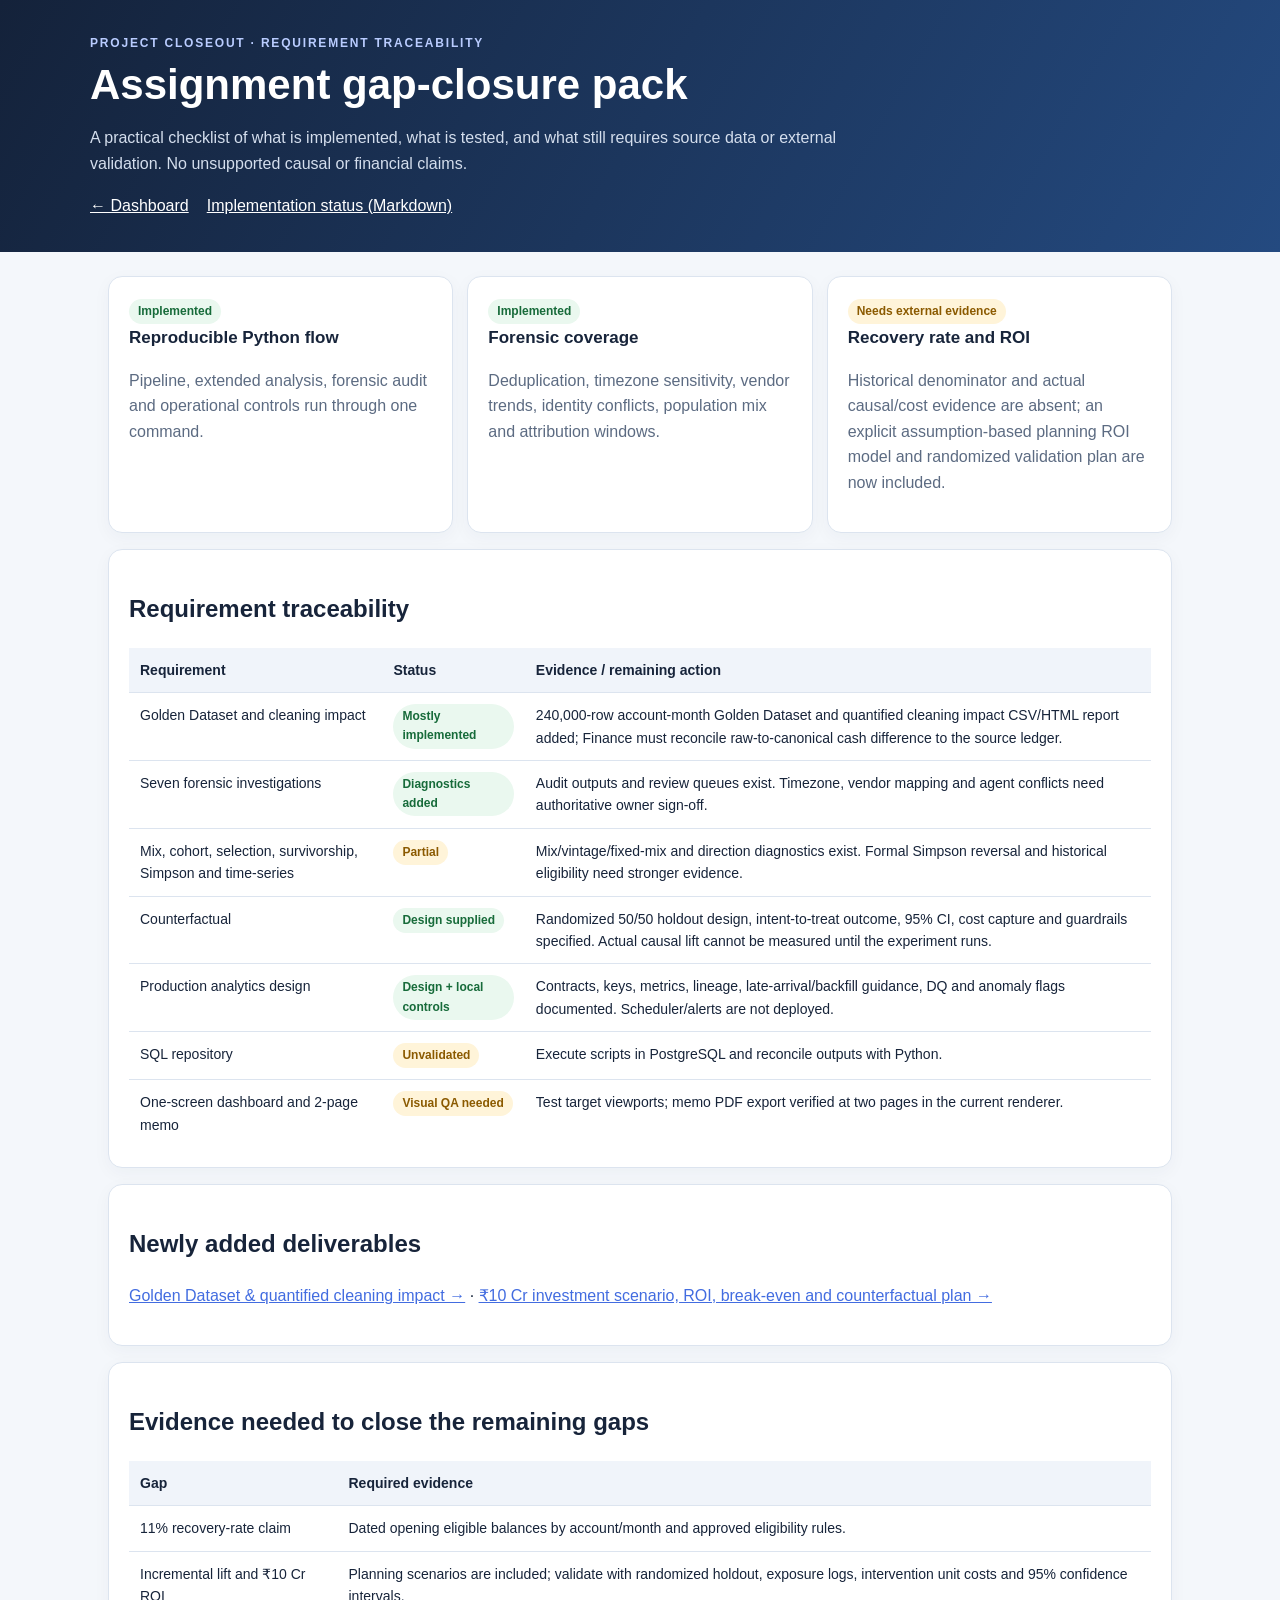
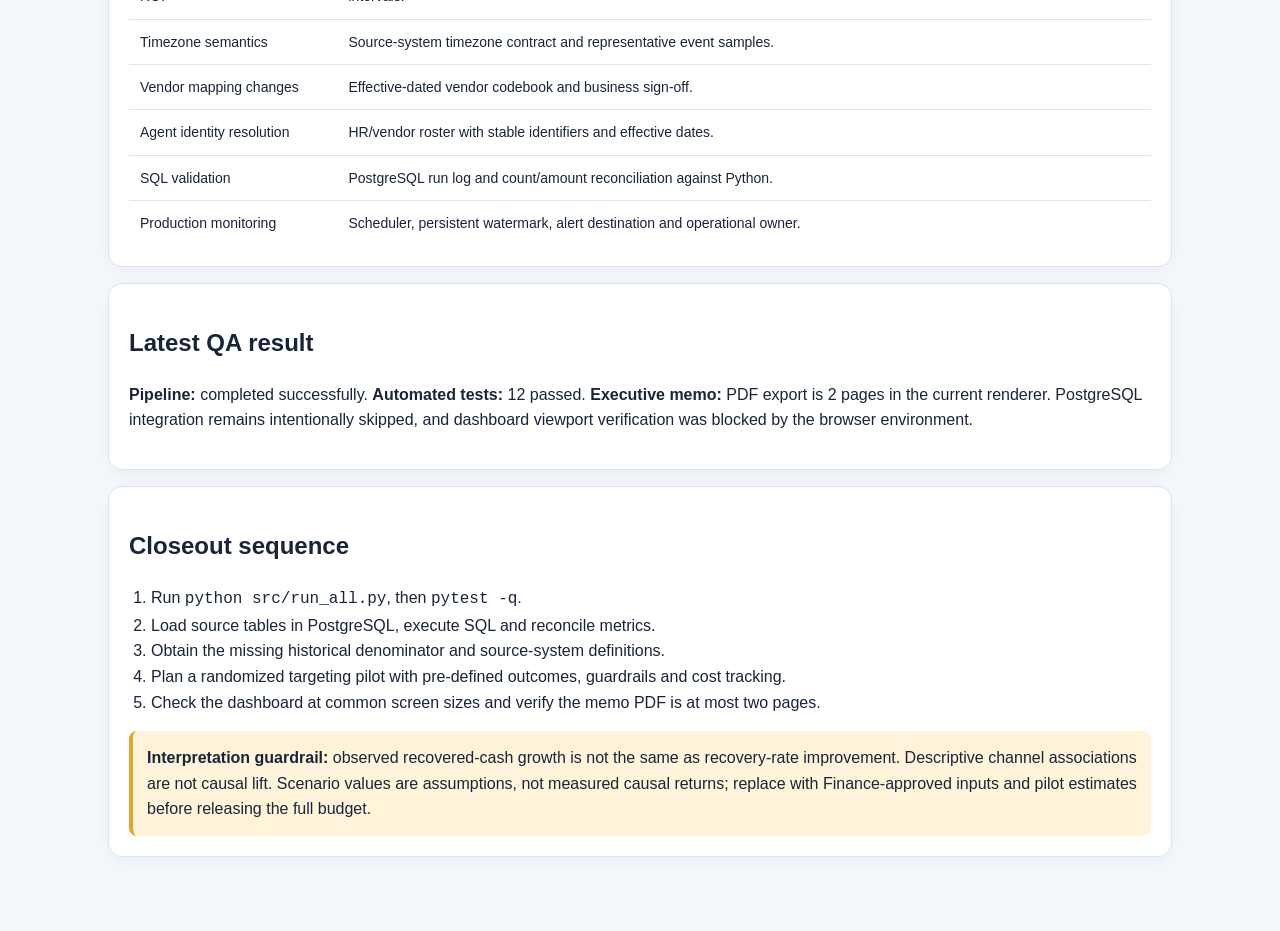
<file: reports/assignment_gap_closure.html>
<!doctype html><html lang="en"><head><meta charset="utf-8"><meta name="viewport" content="width=device-width,initial-scale=1"><title>Assignment Gap-Closure Pack</title><style>:root{--navy:#14223a;--blue:#426ce0;--ink:#17243a;--muted:#5c6b82;--line:#dce4ef;--bg:#f4f7fb;--amber:#fff4d9;--red:#fff0ee;--green:#eaf8ef}*{box-sizing:border-box}body{margin:0;background:var(--bg);font:16px/1.6 Inter,Segoe UI,Arial,sans-serif;color:var(--ink)}header{background:linear-gradient(120deg,#14223a,#244a80);color:#fff;padding:34px 22px}header .wrap,main{max-width:1100px;margin:auto}.eyebrow{font-size:12px;letter-spacing:.15em;color:#b9ccff;font-weight:700}h1{margin:8px 0;font-size:clamp(28px,4vw,42px);line-height:1.15}header p{color:#d4deed;max-width:760px}nav a{color:#fff;margin-right:18px}main{padding:24px 18px 60px}.grid{display:grid;grid-template-columns:repeat(auto-fit,minmax(220px,1fr));gap:14px}.card,section{background:#fff;border:1px solid var(--line);border-radius:14px;padding:20px;margin-bottom:16px;box-shadow:0 5px 18px #1b36570a}.card h3{margin:0 0 5px;font-size:17px}.muted{color:var(--muted)}.pill{display:inline-block;border-radius:30px;padding:3px 9px;font-size:12px;font-weight:700;background:var(--green);color:#176b3a}.pill.warn{background:var(--amber);color:#8b5a00}.pill.block{background:var(--red);color:#a22a1d}table{width:100%;border-collapse:collapse;font-size:14px}th,td{text-align:left;padding:11px;border-bottom:1px solid var(--line);vertical-align:top}th{background:#f0f4fa}tr:last-child td{border-bottom:0}.callout{background:var(--amber);border-left:4px solid #e3a52c;padding:14px;border-radius:8px}ol{padding-left:22px}a{color:var(--blue)}@media(max-width:640px){table{display:block;overflow-x:auto}.card,section{padding:15px}}</style></head><body><header><div class="wrap"><div class="eyebrow">PROJECT CLOSEOUT · REQUIREMENT TRACEABILITY</div><h1>Assignment gap-closure pack</h1><p>A practical checklist of what is implemented, what is tested, and what still requires source data or external validation. No unsupported causal or financial claims.</p><nav><a href="../dashboard/index.html">← Dashboard</a><a href="implementation_status.md">Implementation status (Markdown)</a></nav></div></header><main><div class="grid"><div class="card"><span class="pill">Implemented</span><h3>Reproducible Python flow</h3><p class="muted">Pipeline, extended analysis, forensic audit and operational controls run through one command.</p></div><div class="card"><span class="pill">Implemented</span><h3>Forensic coverage</h3><p class="muted">Deduplication, timezone sensitivity, vendor trends, identity conflicts, population mix and attribution windows.</p></div><div class="card"><span class="pill warn">Needs external evidence</span><h3>Recovery rate and ROI</h3><p class="muted">Historical denominator and actual causal/cost evidence are absent; an explicit assumption-based planning ROI model and randomized validation plan are now included.</p></div></div><section><h2>Requirement traceability</h2><table><thead><tr><th>Requirement</th><th>Status</th><th>Evidence / remaining action</th></tr></thead><tbody><tr><td>Golden Dataset and cleaning impact</td><td><span class="pill">Mostly implemented</span></td><td>240,000-row account-month Golden Dataset and quantified cleaning impact CSV/HTML report added; Finance must reconcile raw-to-canonical cash difference to the source ledger.</td></tr><tr><td>Seven forensic investigations</td><td><span class="pill">Diagnostics added</span></td><td>Audit outputs and review queues exist. Timezone, vendor mapping and agent conflicts need authoritative owner sign-off.</td></tr><tr><td>Mix, cohort, selection, survivorship, Simpson and time-series</td><td><span class="pill warn">Partial</span></td><td>Mix/vintage/fixed-mix and direction diagnostics exist. Formal Simpson reversal and historical eligibility need stronger evidence.</td></tr><tr><td>Counterfactual</td><td><span class="pill">Design supplied</span></td><td>Randomized 50/50 holdout design, intent-to-treat outcome, 95% CI, cost capture and guardrails specified. Actual causal lift cannot be measured until the experiment runs.</td></tr><tr><td>Production analytics design</td><td><span class="pill">Design + local controls</span></td><td>Contracts, keys, metrics, lineage, late-arrival/backfill guidance, DQ and anomaly flags documented. Scheduler/alerts are not deployed.</td></tr><tr><td>SQL repository</td><td><span class="pill warn">Unvalidated</span></td><td>Execute scripts in PostgreSQL and reconcile outputs with Python.</td></tr><tr><td>One-screen dashboard and 2-page memo</td><td><span class="pill warn">Visual QA needed</span></td><td>Test target viewports; memo PDF export verified at two pages in the current renderer.</td></tr></tbody></table></section><section><h2>Newly added deliverables</h2><p><a href="data_quality_report.html">Golden Dataset & quantified cleaning impact →</a> · <a href="investment_business_case.html">₹10 Cr investment scenario, ROI, break-even and counterfactual plan →</a></p></section><section><h2>Evidence needed to close the remaining gaps</h2><table><thead><tr><th>Gap</th><th>Required evidence</th></tr></thead><tbody><tr><td>11% recovery-rate claim</td><td>Dated opening eligible balances by account/month and approved eligibility rules.</td></tr><tr><td>Incremental lift and ₹10 Cr ROI</td><td>Planning scenarios are included; validate with randomized holdout, exposure logs, intervention unit costs and 95% confidence intervals.</td></tr><tr><td>Timezone semantics</td><td>Source-system timezone contract and representative event samples.</td></tr><tr><td>Vendor mapping changes</td><td>Effective-dated vendor codebook and business sign-off.</td></tr><tr><td>Agent identity resolution</td><td>HR/vendor roster with stable identifiers and effective dates.</td></tr><tr><td>SQL validation</td><td>PostgreSQL run log and count/amount reconciliation against Python.</td></tr><tr><td>Production monitoring</td><td>Scheduler, persistent watermark, alert destination and operational owner.</td></tr></tbody></table></section><section><h2>Latest QA result</h2><p><strong>Pipeline:</strong> completed successfully. <strong>Automated tests:</strong> 12 passed. <strong>Executive memo:</strong> PDF export is 2 pages in the current renderer. PostgreSQL integration remains intentionally skipped, and dashboard viewport verification was blocked by the browser environment. </p></section><section><h2>Closeout sequence</h2><ol><li>Run <code>python src/run_all.py</code>, then <code>pytest -q</code>.</li><li>Load source tables in PostgreSQL, execute SQL and reconcile metrics.</li><li>Obtain the missing historical denominator and source-system definitions.</li><li>Plan a randomized targeting pilot with pre-defined outcomes, guardrails and cost tracking.</li><li>Check the dashboard at common screen sizes and verify the memo PDF is at most two pages.</li></ol><div class="callout"><strong>Interpretation guardrail:</strong> observed recovered-cash growth is not the same as recovery-rate improvement. Descriptive channel associations are not causal lift. Scenario values are assumptions, not measured causal returns; replace with Finance-approved inputs and pilot estimates before releasing the full budget.</div></section></main></body></html>
</file>
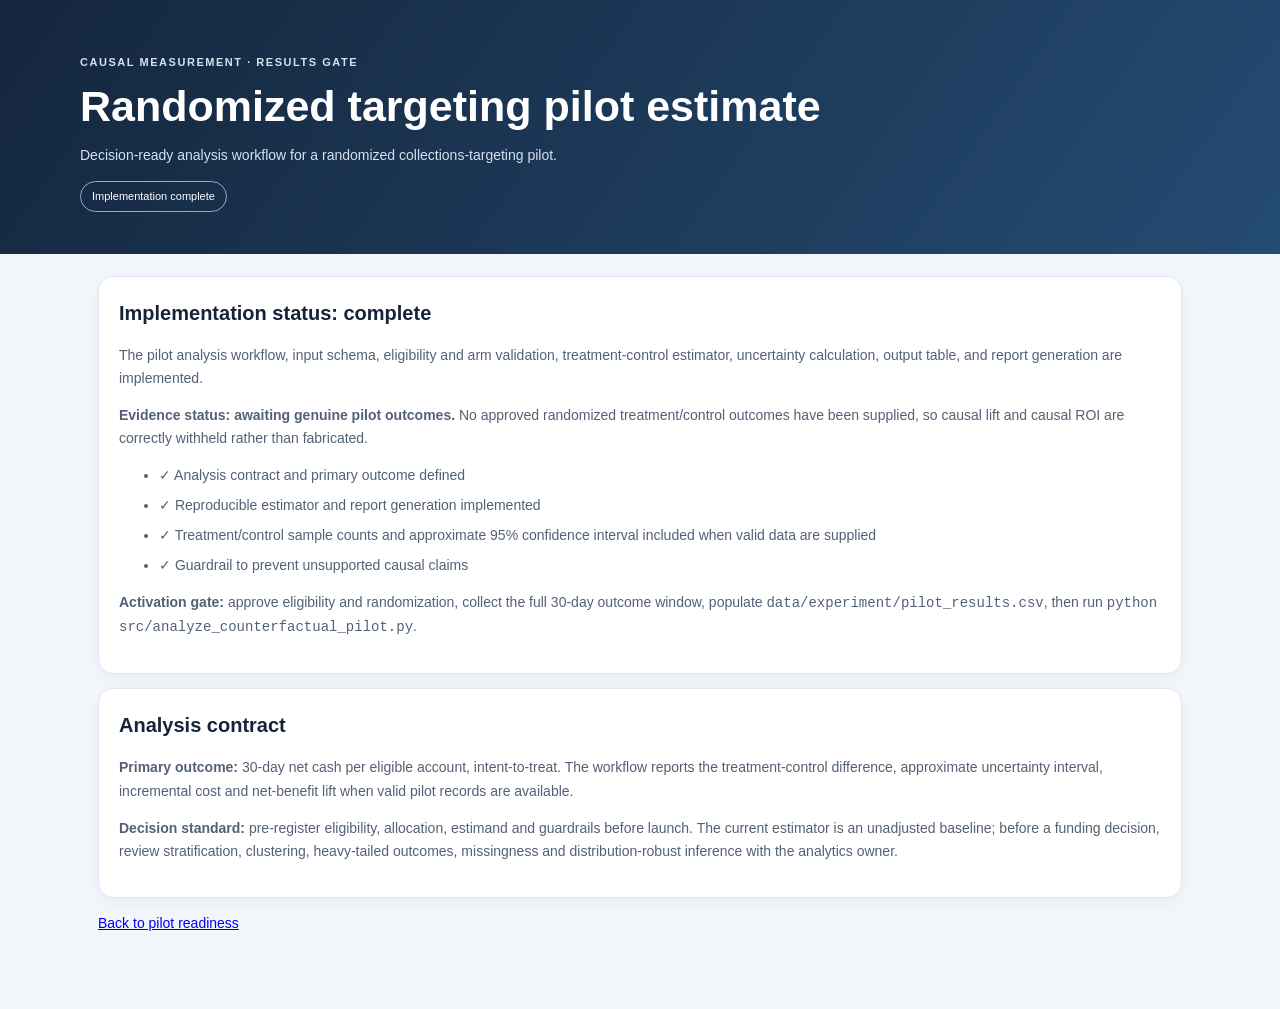
<file: reports/counterfactual_pilot_estimate.html>
<!doctype html><html lang="en"><head><meta charset="utf-8"><meta name="viewport" content="width=device-width,initial-scale=1"><title>Counterfactual Pilot Estimate</title><link rel="stylesheet" href="investment_business_case.css"></head><body><header><p class="eyebrow">CAUSAL MEASUREMENT · RESULTS GATE</p><h1>Randomized targeting pilot estimate</h1><p>Decision-ready analysis workflow for a randomized collections-targeting pilot.</p><span class="pill">Implementation complete</span></header><main><div class="panel"><h2>Implementation status: complete</h2><p>The pilot analysis workflow, input schema, eligibility and arm validation, treatment-control estimator, uncertainty calculation, output table, and report generation are implemented.</p><p><strong>Evidence status: awaiting genuine pilot outcomes.</strong> No approved randomized treatment/control outcomes have been supplied, so causal lift and causal ROI are correctly withheld rather than fabricated.</p><ul><li>✓ Analysis contract and primary outcome defined</li><li>✓ Reproducible estimator and report generation implemented</li><li>✓ Treatment/control sample counts and approximate 95% confidence interval included when valid data are supplied</li><li>✓ Guardrail to prevent unsupported causal claims</li></ul><p><strong>Activation gate:</strong> approve eligibility and randomization, collect the full 30-day outcome window, populate <code>data/experiment/pilot_results.csv</code>, then run <code>python src/analyze_counterfactual_pilot.py</code>.</p></div><section class="panel"><h2>Analysis contract</h2><p><strong>Primary outcome:</strong> 30-day net cash per eligible account, intent-to-treat. The workflow reports the treatment-control difference, approximate uncertainty interval, incremental cost and net-benefit lift when valid pilot records are available.</p><p><strong>Decision standard:</strong> pre-register eligibility, allocation, estimand and guardrails before launch. The current estimator is an unadjusted baseline; before a funding decision, review stratification, clustering, heavy-tailed outcomes, missingness and distribution-robust inference with the analytics owner.</p></section><p><a href="counterfactual_readiness.html">Back to pilot readiness</a></p></main></body></html>
</file>
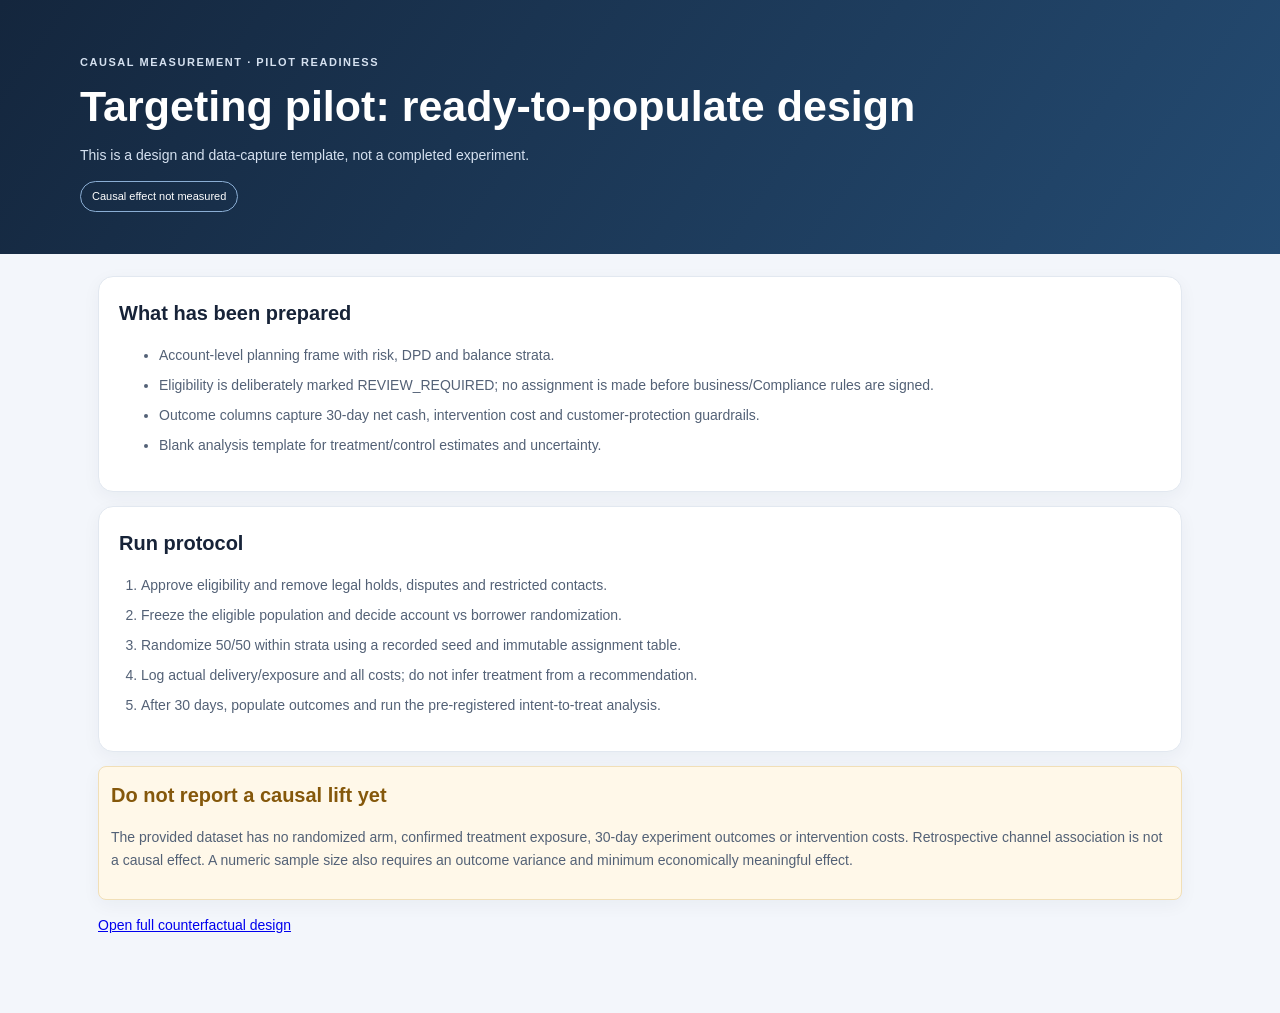
<file: reports/counterfactual_readiness.html>
<!doctype html><html lang="en"><head><meta charset="utf-8"><meta name="viewport" content="width=device-width,initial-scale=1"><title>Counterfactual Pilot Readiness</title><link rel="stylesheet" href="investment_business_case.css"></head><body><header><p class="eyebrow">CAUSAL MEASUREMENT · PILOT READINESS</p><h1>Targeting pilot: ready-to-populate design</h1><p>This is a design and data-capture template, not a completed experiment.</p><span class="pill">Causal effect not measured</span></header><main><section class="panel"><h2>What has been prepared</h2><ul><li>Account-level planning frame with risk, DPD and balance strata.</li><li>Eligibility is deliberately marked REVIEW_REQUIRED; no assignment is made before business/Compliance rules are signed.</li><li>Outcome columns capture 30-day net cash, intervention cost and customer-protection guardrails.</li><li>Blank analysis template for treatment/control estimates and uncertainty.</li></ul></section><section class="panel"><h2>Run protocol</h2><ol><li>Approve eligibility and remove legal holds, disputes and restricted contacts.</li><li>Freeze the eligible population and decide account vs borrower randomization.</li><li>Randomize 50/50 within strata using a recorded seed and immutable assignment table.</li><li>Log actual delivery/exposure and all costs; do not infer treatment from a recommendation.</li><li>After 30 days, populate outcomes and run the pre-registered intent-to-treat analysis.</li></ol></section><section class="panel warning"><h2>Do not report a causal lift yet</h2><p>The provided dataset has no randomized arm, confirmed treatment exposure, 30-day experiment outcomes or intervention costs. Retrospective channel association is not a causal effect. A numeric sample size also requires an outcome variance and minimum economically meaningful effect.</p></section><p><a href="../docs/counterfactual_design.md">Open full counterfactual design</a></p></main></body></html>
</file>
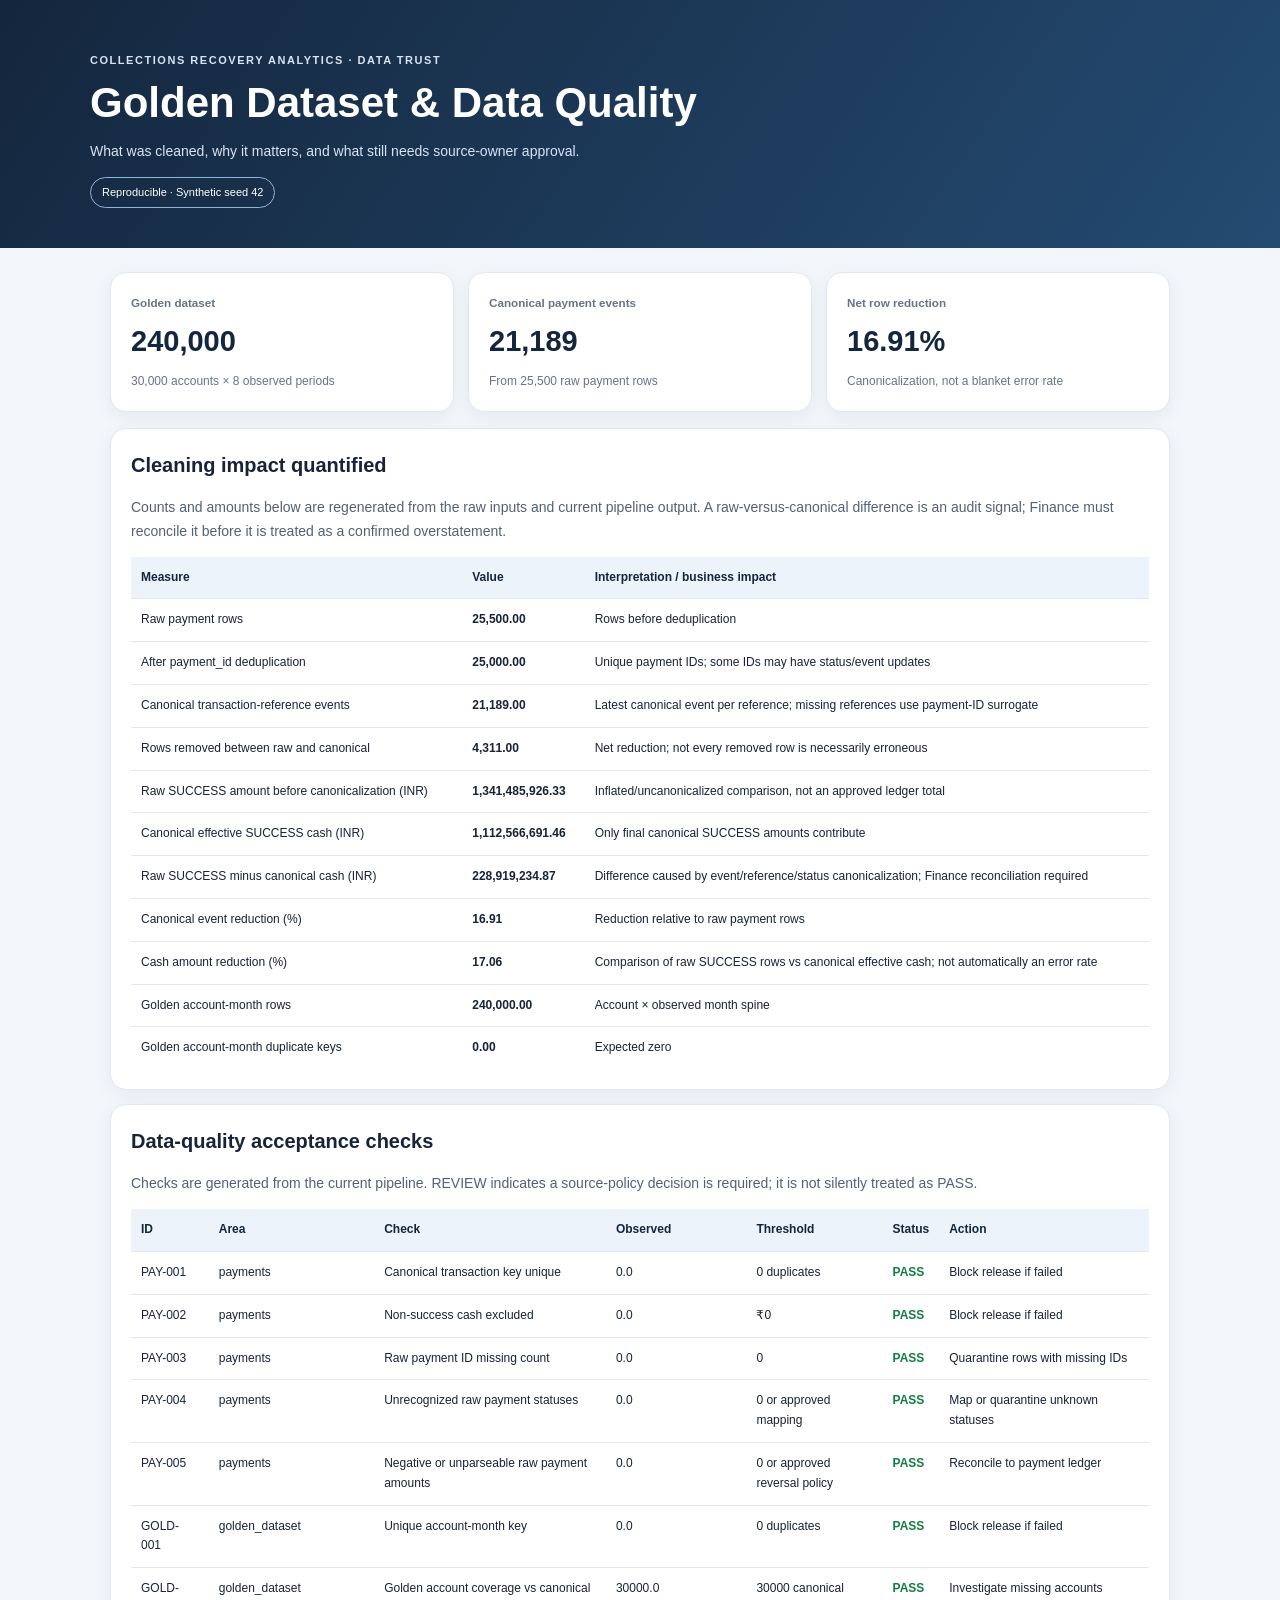
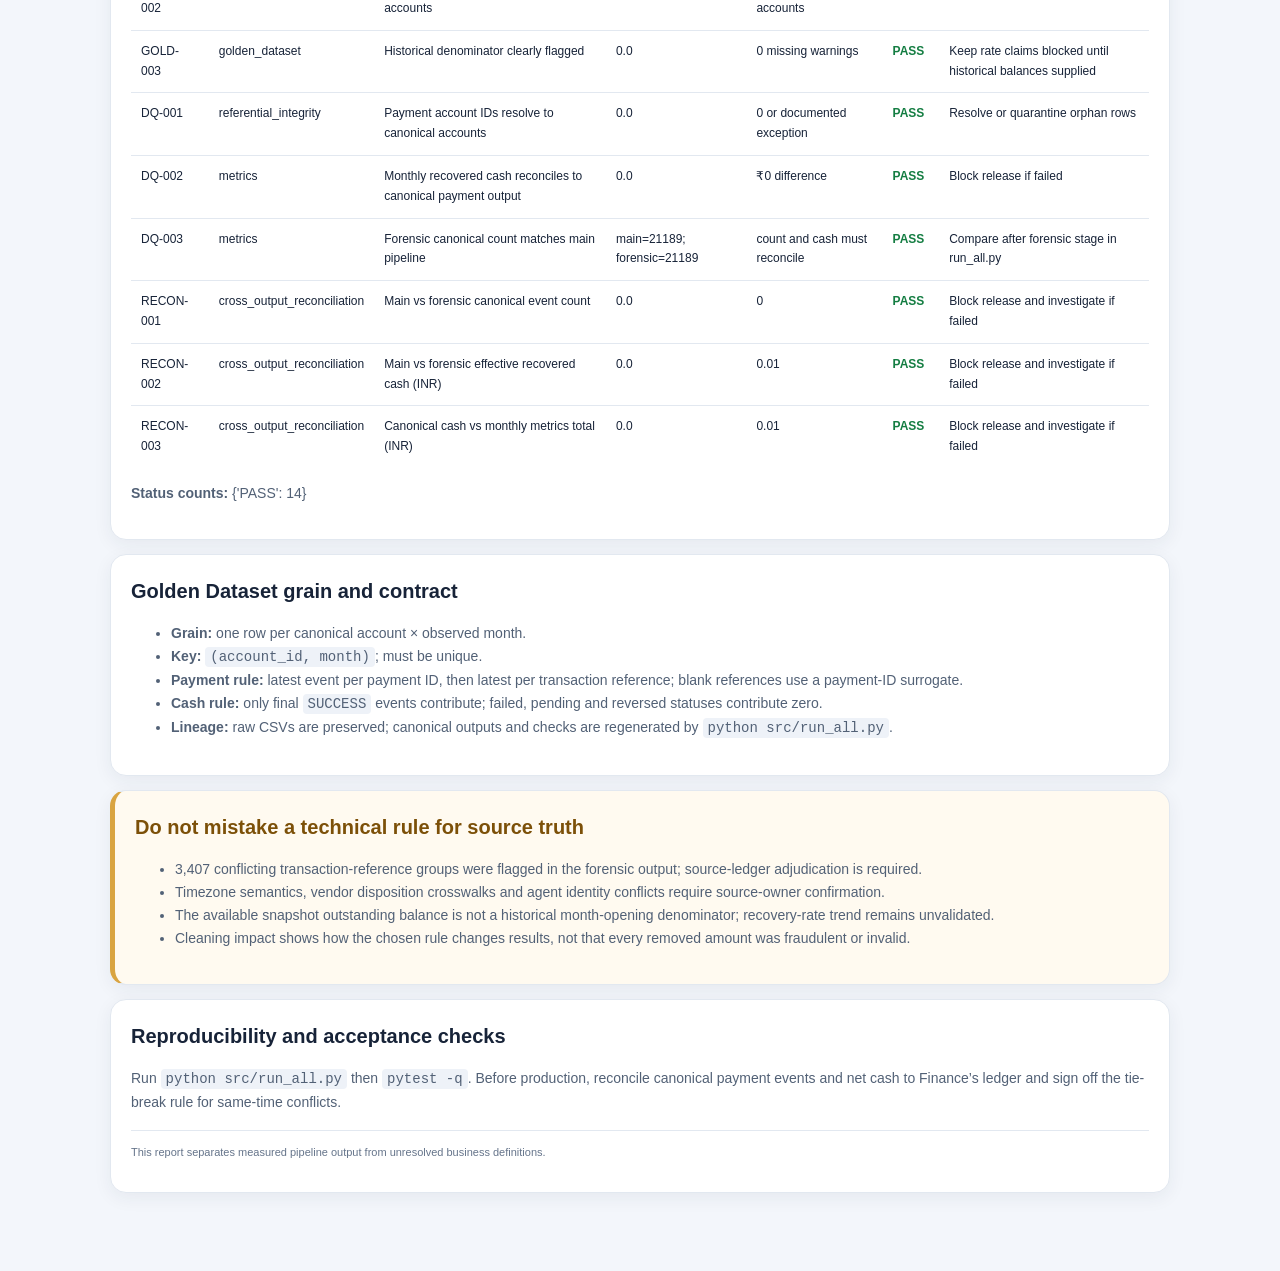
<file: reports/data_quality_report.html>
<!doctype html><html lang="en"><head><meta charset="utf-8"><meta name="viewport" content="width=device-width,initial-scale=1"><title>Golden Dataset, Data Quality & Cleaning Impact</title><link rel="stylesheet" href="data_quality_report.css"></head><body><header><p class="eyebrow">COLLECTIONS RECOVERY ANALYTICS · DATA TRUST</p><h1>Golden Dataset & Data Quality</h1><p>What was cleaned, why it matters, and what still needs source-owner approval.</p><span class="pill">Reproducible · Synthetic seed 42</span></header><main><section class="cards"><article><small>Golden dataset</small><strong>240,000</strong><p>30,000 accounts × 8 observed periods</p></article><article><small>Canonical payment events</small><strong>21,189</strong><p>From 25,500 raw payment rows</p></article><article><small>Net row reduction</small><strong>16.91%</strong><p>Canonicalization, not a blanket error rate</p></article></section><section class="panel"><h2>Cleaning impact quantified</h2><p>Counts and amounts below are regenerated from the raw inputs and current pipeline output. A raw-versus-canonical difference is an audit signal; Finance must reconcile it before it is treated as a confirmed overstatement.</p><div class="table-wrap"><table><thead><tr><th>Measure</th><th>Value</th><th>Interpretation / business impact</th></tr></thead><tbody><tr><td>Raw payment rows</td><td class="num">25,500.00</td><td>Rows before deduplication</td></tr><tr><td>After payment_id deduplication</td><td class="num">25,000.00</td><td>Unique payment IDs; some IDs may have status/event updates</td></tr><tr><td>Canonical transaction-reference events</td><td class="num">21,189.00</td><td>Latest canonical event per reference; missing references use payment-ID surrogate</td></tr><tr><td>Rows removed between raw and canonical</td><td class="num">4,311.00</td><td>Net reduction; not every removed row is necessarily erroneous</td></tr><tr><td>Raw SUCCESS amount before canonicalization (INR)</td><td class="num">1,341,485,926.33</td><td>Inflated/uncanonicalized comparison, not an approved ledger total</td></tr><tr><td>Canonical effective SUCCESS cash (INR)</td><td class="num">1,112,566,691.46</td><td>Only final canonical SUCCESS amounts contribute</td></tr><tr><td>Raw SUCCESS minus canonical cash (INR)</td><td class="num">228,919,234.87</td><td>Difference caused by event/reference/status canonicalization; Finance reconciliation required</td></tr><tr><td>Canonical event reduction (%)</td><td class="num">16.91</td><td>Reduction relative to raw payment rows</td></tr><tr><td>Cash amount reduction (%)</td><td class="num">17.06</td><td>Comparison of raw SUCCESS rows vs canonical effective cash; not automatically an error rate</td></tr><tr><td>Golden account-month rows</td><td class="num">240,000.00</td><td>Account × observed month spine</td></tr><tr><td>Golden account-month duplicate keys</td><td class="num">0.00</td><td>Expected zero</td></tr></tbody></table></div></section><section class="panel"><h2>Data-quality acceptance checks</h2><p>Checks are generated from the current pipeline. REVIEW indicates a source-policy decision is required; it is not silently treated as PASS.</p><div class="table-wrap"><table><thead><tr><th>ID</th><th>Area</th><th>Check</th><th>Observed</th><th>Threshold</th><th>Status</th><th>Action</th></tr></thead><tbody><tr><td>PAY-001</td><td>payments</td><td>Canonical transaction key unique</td><td>0.0</td><td>0 duplicates</td><td class="status pass">PASS</td><td>Block release if failed</td></tr><tr><td>PAY-002</td><td>payments</td><td>Non-success cash excluded</td><td>0.0</td><td>₹0</td><td class="status pass">PASS</td><td>Block release if failed</td></tr><tr><td>PAY-003</td><td>payments</td><td>Raw payment ID missing count</td><td>0.0</td><td>0</td><td class="status pass">PASS</td><td>Quarantine rows with missing IDs</td></tr><tr><td>PAY-004</td><td>payments</td><td>Unrecognized raw payment statuses</td><td>0.0</td><td>0 or approved mapping</td><td class="status pass">PASS</td><td>Map or quarantine unknown statuses</td></tr><tr><td>PAY-005</td><td>payments</td><td>Negative or unparseable raw payment amounts</td><td>0.0</td><td>0 or approved reversal policy</td><td class="status pass">PASS</td><td>Reconcile to payment ledger</td></tr><tr><td>GOLD-001</td><td>golden_dataset</td><td>Unique account-month key</td><td>0.0</td><td>0 duplicates</td><td class="status pass">PASS</td><td>Block release if failed</td></tr><tr><td>GOLD-002</td><td>golden_dataset</td><td>Golden account coverage vs canonical accounts</td><td>30000.0</td><td>30000 canonical accounts</td><td class="status pass">PASS</td><td>Investigate missing accounts</td></tr><tr><td>GOLD-003</td><td>golden_dataset</td><td>Historical denominator clearly flagged</td><td>0.0</td><td>0 missing warnings</td><td class="status pass">PASS</td><td>Keep rate claims blocked until historical balances supplied</td></tr><tr><td>DQ-001</td><td>referential_integrity</td><td>Payment account IDs resolve to canonical accounts</td><td>0.0</td><td>0 or documented exception</td><td class="status pass">PASS</td><td>Resolve or quarantine orphan rows</td></tr><tr><td>DQ-002</td><td>metrics</td><td>Monthly recovered cash reconciles to canonical payment output</td><td>0.0</td><td>₹0 difference</td><td class="status pass">PASS</td><td>Block release if failed</td></tr><tr><td>DQ-003</td><td>metrics</td><td>Forensic canonical count matches main pipeline</td><td>main=21189; forensic=21189</td><td>count and cash must reconcile</td><td class="status pass">PASS</td><td>Compare after forensic stage in run_all.py</td></tr><tr><td>RECON-001</td><td>cross_output_reconciliation</td><td>Main vs forensic canonical event count</td><td>0.0</td><td>0</td><td class="status pass">PASS</td><td>Block release and investigate if failed</td></tr><tr><td>RECON-002</td><td>cross_output_reconciliation</td><td>Main vs forensic effective recovered cash (INR)</td><td>0.0</td><td>0.01</td><td class="status pass">PASS</td><td>Block release and investigate if failed</td></tr><tr><td>RECON-003</td><td>cross_output_reconciliation</td><td>Canonical cash vs monthly metrics total (INR)</td><td>0.0</td><td>0.01</td><td class="status pass">PASS</td><td>Block release and investigate if failed</td></tr></tbody></table></div><p><b>Status counts:</b> {'PASS': 14}</p></section><section class="panel"><h2>Golden Dataset grain and contract</h2><ul><li><b>Grain:</b> one row per canonical account × observed month.</li><li><b>Key:</b> <code>(account_id, month)</code>; must be unique.</li><li><b>Payment rule:</b> latest event per payment ID, then latest per transaction reference; blank references use a payment-ID surrogate.</li><li><b>Cash rule:</b> only final <code>SUCCESS</code> events contribute; failed, pending and reversed statuses contribute zero.</li><li><b>Lineage:</b> raw CSVs are preserved; canonical outputs and checks are regenerated by <code>python src/run_all.py</code>.</li></ul></section><section class="panel warning"><h2>Do not mistake a technical rule for source truth</h2><ul><li>3,407 conflicting transaction-reference groups were flagged in the forensic output; source-ledger adjudication is required.</li><li>Timezone semantics, vendor disposition crosswalks and agent identity conflicts require source-owner confirmation.</li><li>The available snapshot outstanding balance is not a historical month-opening denominator; recovery-rate trend remains unvalidated.</li><li>Cleaning impact shows how the chosen rule changes results, not that every removed amount was fraudulent or invalid.</li></ul></section><section class="panel"><h2>Reproducibility and acceptance checks</h2><p>Run <code>python src/run_all.py</code> then <code>pytest -q</code>. Before production, reconcile canonical payment events and net cash to Finance’s ledger and sign off the tie-break rule for same-time conflicts.</p><p class="foot">This report separates measured pipeline output from unresolved business definitions.</p></section></main></body></html>
</file>
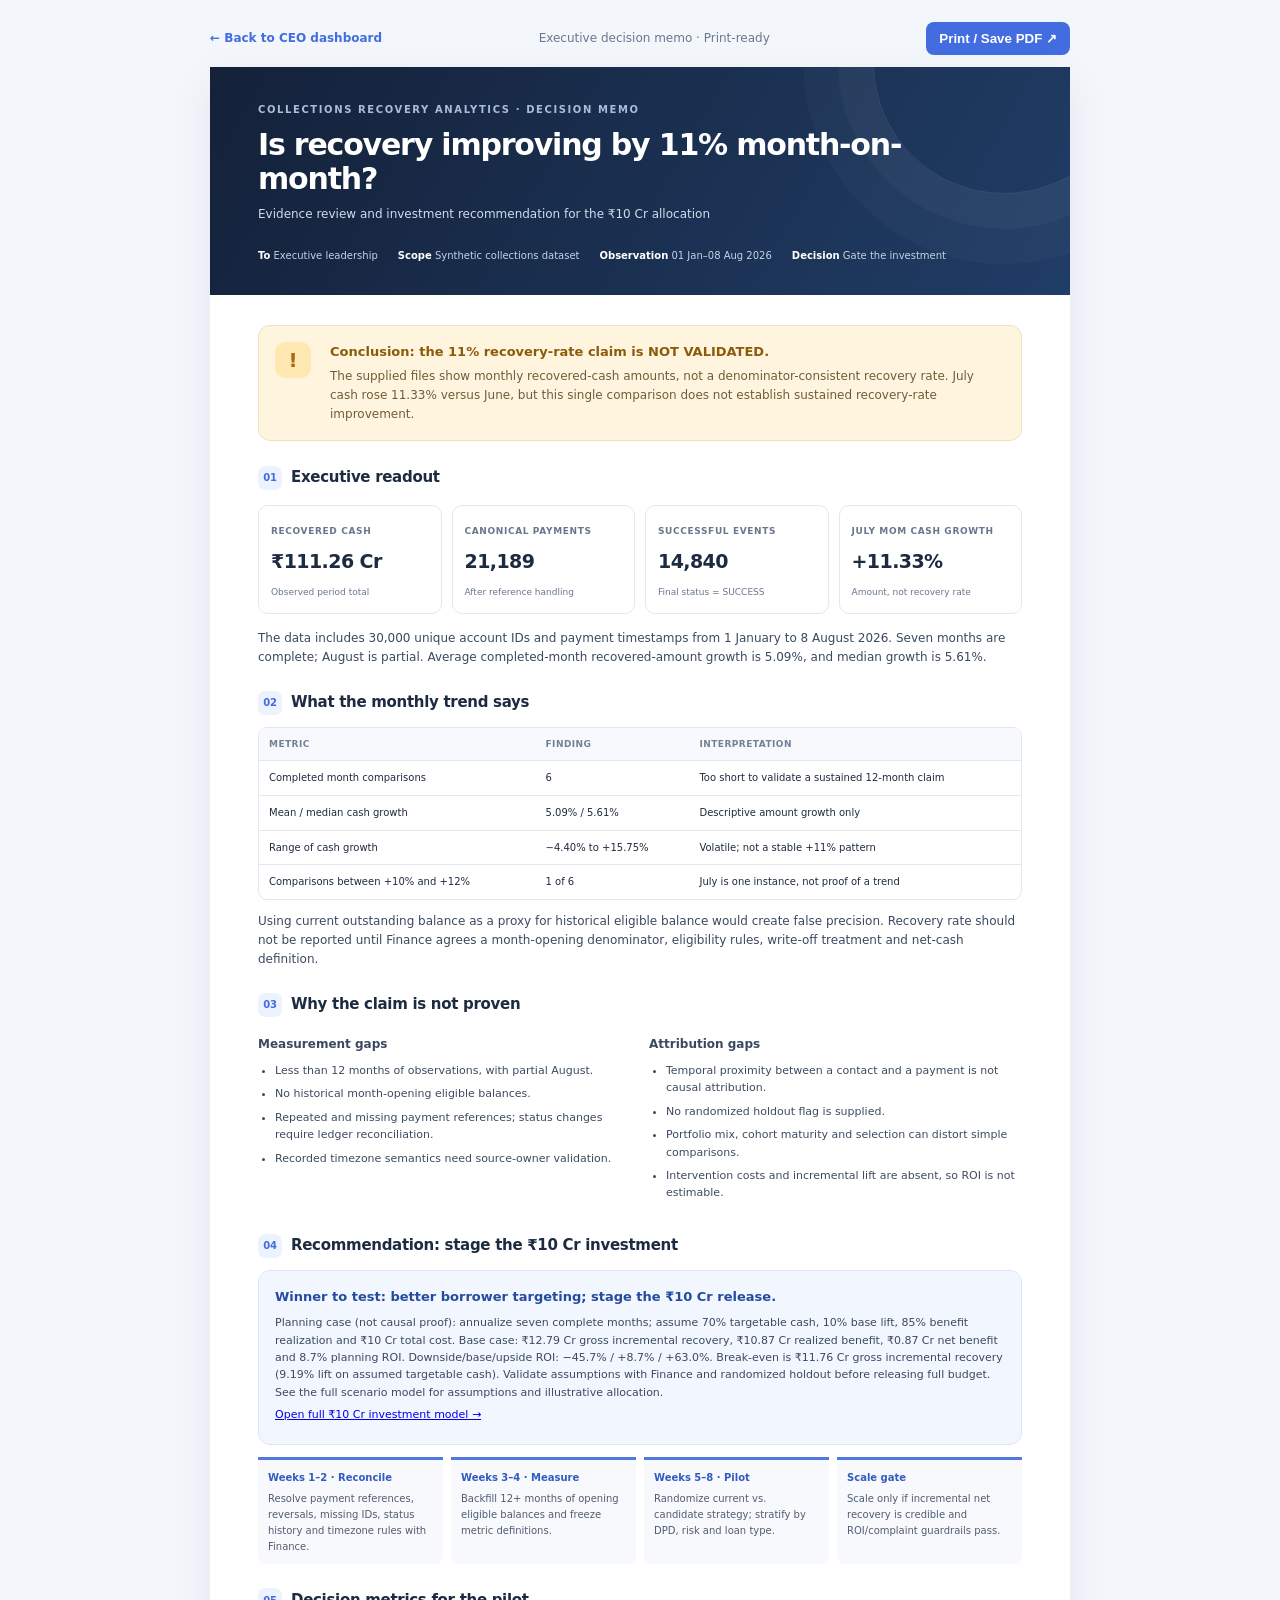
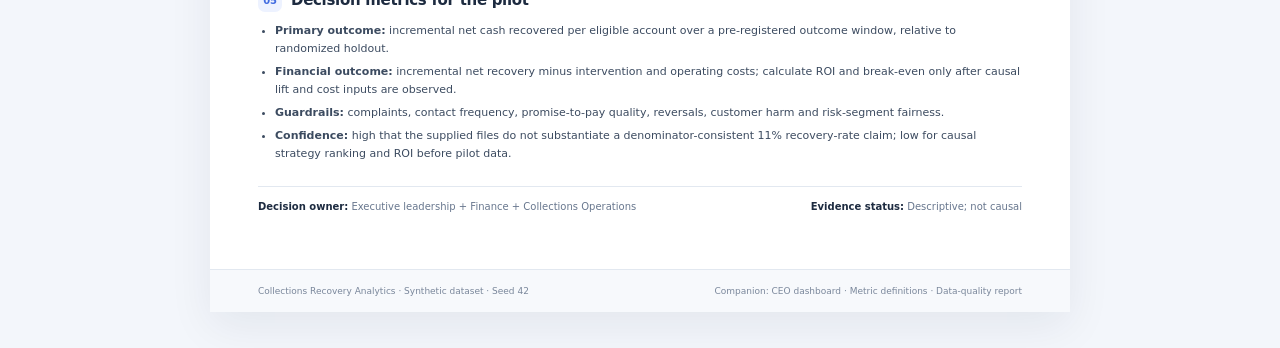
<file: reports/executive_memo.html>
<!doctype html><html lang="en"><head><meta charset="utf-8"><meta name="viewport" content="width=device-width,initial-scale=1"><title>Executive Memo | Collections Recovery</title><style>:root{--navy:#15233a;--blue:#426ce0;--ink:#1d2b40;--muted:#68778e;--line:#e2e8f0;--paper:#f3f6fb;--amber:#a66b10;--amberbg:#fff5df;--green:#147d6d}*{box-sizing:border-box}body{margin:0;background:var(--paper);font:14px/1.58 Inter,system-ui,-apple-system,"Segoe UI",sans-serif;color:var(--ink)}.toolbar{max-width:900px;margin:22px auto 12px;display:flex;justify-content:space-between;align-items:center;padding:0 20px;color:var(--muted);font-size:12px}.toolbar a{color:var(--blue);text-decoration:none;font-weight:700}.toolbar button{border:0;background:var(--blue);color:#fff;padding:9px 13px;border-radius:8px;font-weight:800;cursor:pointer}.memo{max-width:860px;margin:0 auto 36px;background:#fff;box-shadow:0 14px 42px #15233a12}.cover{background:linear-gradient(120deg,#142139,#203d66);color:#fff;padding:35px 48px 32px;position:relative;overflow:hidden}.cover:after{content:"";position:absolute;width:260px;height:260px;border:1px solid #ffffff19;border-radius:50%;right:-65px;top:-135px;box-shadow:0 0 0 35px #ffffff08,0 0 0 70px #ffffff06}.kicker{font-size:10px;text-transform:uppercase;letter-spacing:.16em;color:#a9bddb;font-weight:800}.cover h1{font-size:30px;line-height:1.13;letter-spacing:-.04em;margin:10px 0 9px;max-width:650px}.cover p{margin:0;color:#d0dced;font-size:12px}.covermeta{display:flex;gap:20px;flex-wrap:wrap;margin-top:24px;color:#c5d3e6;font-size:10px}.covermeta b{color:#fff}.content{padding:30px 48px 42px}.verdict{display:grid;grid-template-columns:42px minmax(0,1fr);gap:13px;padding:16px;background:var(--amberbg);border:1px solid #f0dfb9;border-radius:12px;margin-bottom:25px}.verdict-icon{width:36px;height:36px;border-radius:10px;background:#ffe7b2;color:var(--amber);display:grid;place-items:center;font-size:20px;font-weight:900}.verdict strong{display:block;color:#8c5b09;font-size:13px}.verdict p{font-size:12px;color:#715c39;margin:4px 0 0}.section{margin:24px 0}.section h2{font-size:15px;letter-spacing:-.02em;margin:0 0 10px;display:flex;align-items:center;gap:9px}.section h2 span{display:inline-grid;place-items:center;width:24px;height:24px;border-radius:7px;background:#edf2ff;color:var(--blue);font-size:10px}.section p{font-size:12px;margin:8px 0;color:#3b4960}.metrics{display:grid;grid-template-columns:repeat(4,minmax(0,1fr));gap:10px;margin:15px 0}.metric{border:1px solid var(--line);border-radius:10px;padding:12px}.metric small{font-size:9px;text-transform:uppercase;letter-spacing:.07em;color:var(--muted);font-weight:800}.metric strong{display:block;font-size:19px;letter-spacing:-.03em;margin:6px 0 3px}.metric span{font-size:9px;color:var(--muted)}.table-wrap{overflow:auto;border:1px solid var(--line);border-radius:9px;margin:12px 0}table{border-collapse:collapse;width:100%;font-size:10px}th,td{padding:9px 10px;border-bottom:1px solid var(--line);text-align:left}th{background:#f7f9fc;text-transform:uppercase;letter-spacing:.05em;color:#738197;font-size:9px}tr:last-child td{border-bottom:0}.columns{display:grid;grid-template-columns:1fr 1fr;gap:18px}.list{padding-left:17px;margin:8px 0}.list li{font-size:11px;margin:6px 0;color:#3c4b60}.recommendation{border:1px solid #dce6fa;background:#f2f6ff;border-radius:12px;padding:16px;margin-top:12px}.recommendation h3{margin:0 0 7px;font-size:13px;color:#244b9e}.recommendation p{margin:5px 0;font-size:11px}.timeline{display:grid;grid-template-columns:repeat(4,minmax(0,1fr));gap:8px;margin:12px 0}.step{border-top:3px solid #5278df;background:#f7f9fd;padding:10px;border-radius:0 0 8px 8px}.step b{display:block;font-size:10px;color:#335ac0;margin-bottom:5px}.step p{font-size:10px;margin:0;color:#4f5d73}.confidence{display:flex;justify-content:space-between;gap:14px;padding:12px 0;border-top:1px solid var(--line);margin-top:22px;font-size:10px;color:var(--muted)}.confidence strong{color:var(--ink)}.footer{background:#f7f9fc;padding:14px 48px;border-top:1px solid var(--line);display:flex;justify-content:space-between;gap:12px;font-size:9px;color:#7a879b}.page-break{display:none}@media(max-width:650px){.toolbar{margin:14px auto}.memo{margin:0 10px 20px}.cover{padding:26px 23px}.cover h1{font-size:25px}.content{padding:23px}.metrics{grid-template-columns:repeat(2,1fr)}.columns{grid-template-columns:1fr}.timeline{grid-template-columns:repeat(2,1fr)}.footer{padding:14px 23px;flex-direction:column}.confidence{flex-direction:column}}@media print{@page{size:A4;margin:12mm}body{background:#fff;font-size:10pt}.toolbar{display:none}.memo{max-width:none;margin:0;box-shadow:none}.cover{padding:20px 28px;print-color-adjust:exact;-webkit-print-color-adjust:exact}.cover h1{font-size:25px}.content{padding:22px 28px}.section{margin:16px 0;break-inside:avoid}.metrics,.timeline,.columns{break-inside:avoid}.footer{padding:10px 28px}.verdict,.recommendation,.step,.metric{print-color-adjust:exact;-webkit-print-color-adjust:exact}a{color:inherit;text-decoration:none}}</style></head><body><div class="toolbar"><a href="../dashboard/index.html">← Back to CEO dashboard</a><span>Executive decision memo · Print-ready</span><button onclick="window.print()">Print / Save PDF ↗</button></div><article class="memo"><header class="cover"><div class="kicker">Collections recovery analytics · Decision memo</div><h1>Is recovery improving by 11% month-on-month?</h1><p>Evidence review and investment recommendation for the ₹10 Cr allocation</p><div class="covermeta"><span><b>To</b> Executive leadership</span><span><b>Scope</b> Synthetic collections dataset</span><span><b>Observation</b> 01 Jan–08 Aug 2026</span><span><b>Decision</b> Gate the investment</span></div></header><div class="content"><div class="verdict"><div class="verdict-icon">!</div><div><strong>Conclusion: the 11% recovery-rate claim is NOT VALIDATED.</strong><p>The supplied files show monthly recovered-cash amounts, not a denominator-consistent recovery rate. July cash rose 11.33% versus June, but this single comparison does not establish sustained recovery-rate improvement.</p></div></div><section class="section"><h2><span>01</span> Executive readout</h2><div class="metrics"><div class="metric"><small>Recovered cash</small><strong>₹111.26 Cr</strong><span>Observed period total</span></div><div class="metric"><small>Canonical payments</small><strong>21,189</strong><span>After reference handling</span></div><div class="metric"><small>Successful events</small><strong>14,840</strong><span>Final status = SUCCESS</span></div><div class="metric"><small>July MoM cash growth</small><strong>+11.33%</strong><span>Amount, not recovery rate</span></div></div><p>The data includes 30,000 unique account IDs and payment timestamps from 1 January to 8 August 2026. Seven months are complete; August is partial. Average completed-month recovered-amount growth is 5.09%, and median growth is 5.61%.</p></section><section class="section"><h2><span>02</span> What the monthly trend says</h2><div class="table-wrap"><table><thead><tr><th>Metric</th><th>Finding</th><th>Interpretation</th></tr></thead><tbody><tr><td>Completed month comparisons</td><td>6</td><td>Too short to validate a sustained 12-month claim</td></tr><tr><td>Mean / median cash growth</td><td>5.09% / 5.61%</td><td>Descriptive amount growth only</td></tr><tr><td>Range of cash growth</td><td>−4.40% to +15.75%</td><td>Volatile; not a stable +11% pattern</td></tr><tr><td>Comparisons between +10% and +12%</td><td>1 of 6</td><td>July is one instance, not proof of a trend</td></tr></tbody></table></div><p>Using current outstanding balance as a proxy for historical eligible balance would create false precision. Recovery rate should not be reported until Finance agrees a month-opening denominator, eligibility rules, write-off treatment and net-cash definition.</p></section><section class="section"><h2><span>03</span> Why the claim is not proven</h2><div class="columns"><div><p><strong>Measurement gaps</strong></p><ul class="list"><li>Less than 12 months of observations, with partial August.</li><li>No historical month-opening eligible balances.</li><li>Repeated and missing payment references; status changes require ledger reconciliation.</li><li>Recorded timezone semantics need source-owner validation.</li></ul></div><div><p><strong>Attribution gaps</strong></p><ul class="list"><li>Temporal proximity between a contact and a payment is not causal attribution.</li><li>No randomized holdout flag is supplied.</li><li>Portfolio mix, cohort maturity and selection can distort simple comparisons.</li><li>Intervention costs and incremental lift are absent, so ROI is not estimable.</li></ul></div></div></section><section class="section"><h2><span>04</span> Recommendation: stage the ₹10 Cr investment</h2><div class="recommendation"><h3>Winner to test: better borrower targeting; stage the ₹10 Cr release.</h3><p>Planning case (not causal proof): annualize seven complete months; assume 70% targetable cash, 10% base lift, 85% benefit realization and ₹10 Cr total cost. Base case: ₹12.79 Cr gross incremental recovery, ₹10.87 Cr realized benefit, ₹0.87 Cr net benefit and 8.7% planning ROI. Downside/base/upside ROI: −45.7% / +8.7% / +63.0%. Break-even is ₹11.76 Cr gross incremental recovery (9.19% lift on assumed targetable cash). Validate assumptions with Finance and randomized holdout before releasing full budget. See the full scenario model for assumptions and illustrative allocation.</p><p><a href="investment_business_case.html">Open full ₹10 Cr investment model →</a></p></div><div class="timeline"><div class="step"><b>Weeks 1–2 · Reconcile</b><p>Resolve payment references, reversals, missing IDs, status history and timezone rules with Finance.</p></div><div class="step"><b>Weeks 3–4 · Measure</b><p>Backfill 12+ months of opening eligible balances and freeze metric definitions.</p></div><div class="step"><b>Weeks 5–8 · Pilot</b><p>Randomize current vs. candidate strategy; stratify by DPD, risk and loan type.</p></div><div class="step"><b>Scale gate</b><p>Scale only if incremental net recovery is credible and ROI/complaint guardrails pass.</p></div></div></section><section class="section"><h2><span>05</span> Decision metrics for the pilot</h2><ul class="list"><li><strong>Primary outcome:</strong> incremental net cash recovered per eligible account over a pre-registered outcome window, relative to randomized holdout.</li><li><strong>Financial outcome:</strong> incremental net recovery minus intervention and operating costs; calculate ROI and break-even only after causal lift and cost inputs are observed.</li><li><strong>Guardrails:</strong> complaints, contact frequency, promise-to-pay quality, reversals, customer harm and risk-segment fairness.</li><li><strong>Confidence:</strong> high that the supplied files do not substantiate a denominator-consistent 11% recovery-rate claim; low for causal strategy ranking and ROI before pilot data.</li></ul></section><div class="confidence"><span><strong>Decision owner:</strong> Executive leadership + Finance + Collections Operations</span><span><strong>Evidence status:</strong> Descriptive; not causal</span></div></div><footer class="footer"><span>Collections Recovery Analytics · Synthetic dataset · Seed 42</span><span>Companion: CEO dashboard · Metric definitions · Data-quality report</span></footer></article></body></html>
</file>
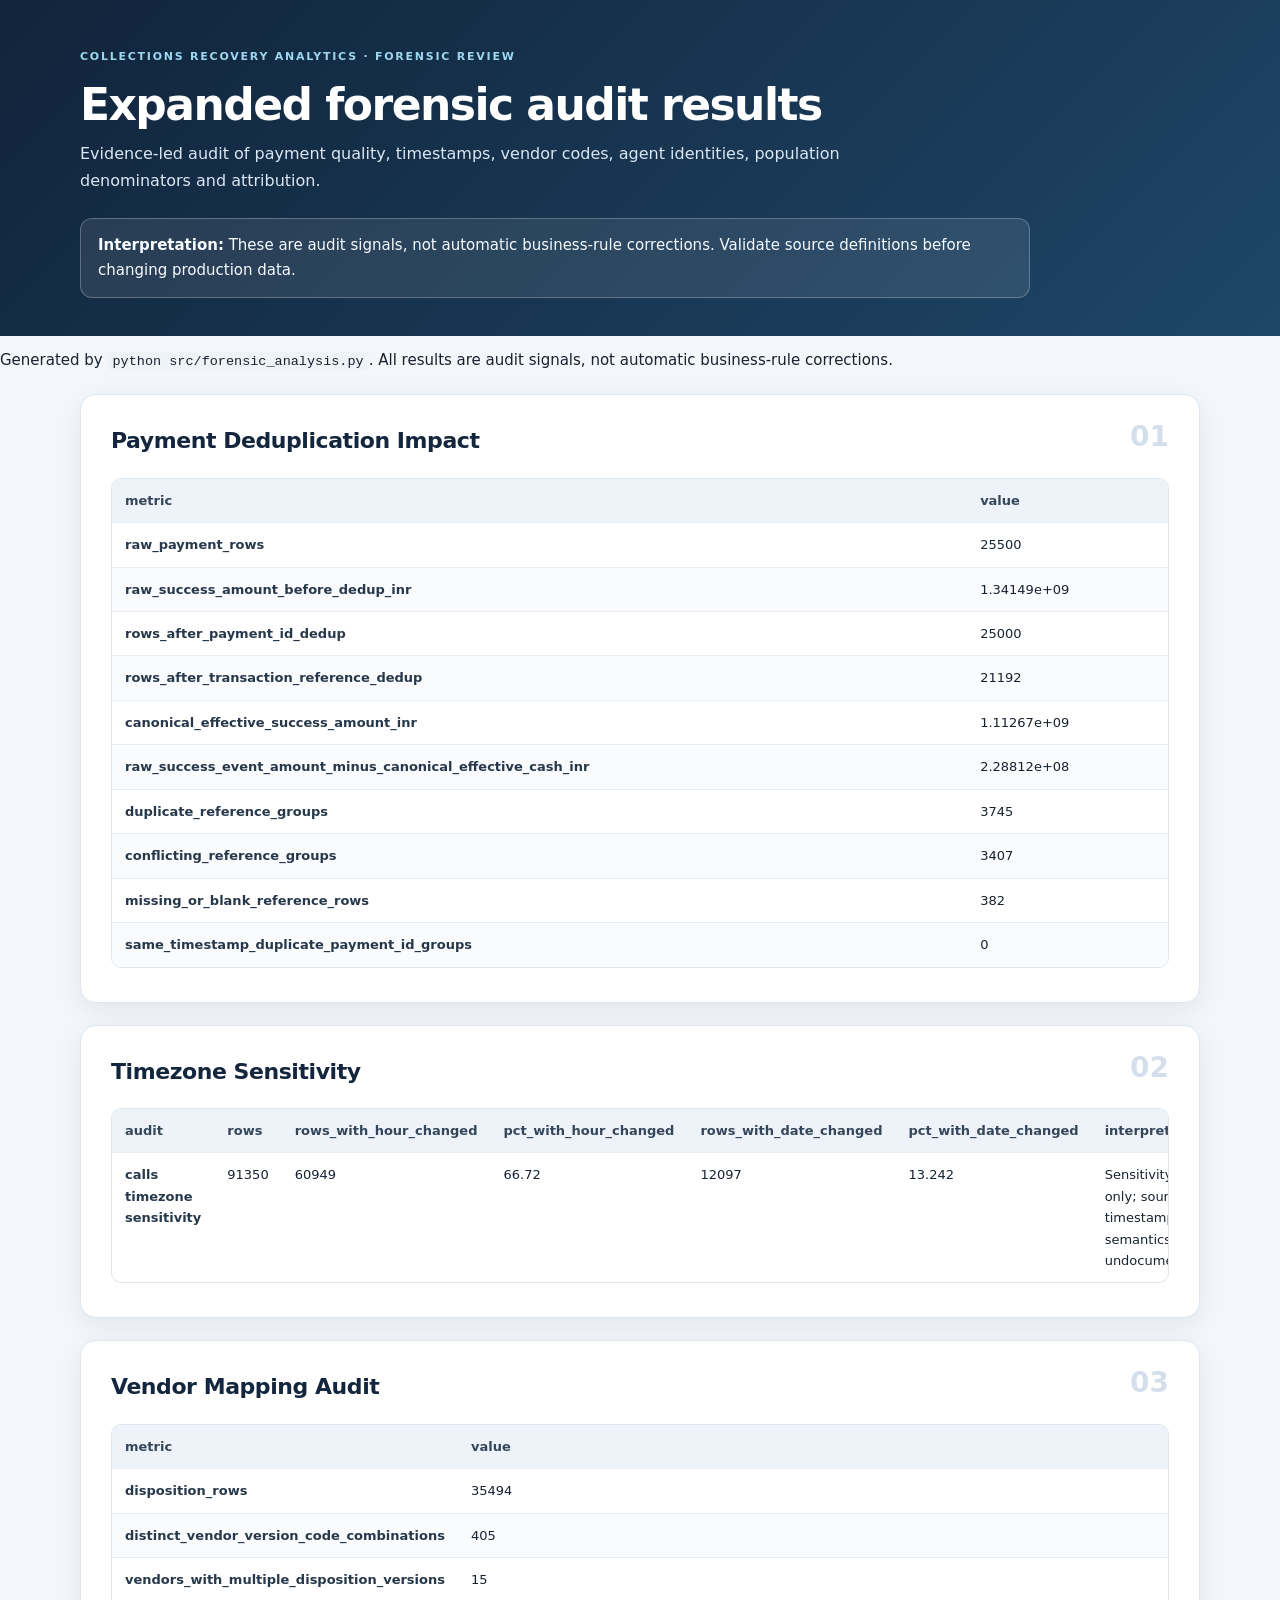
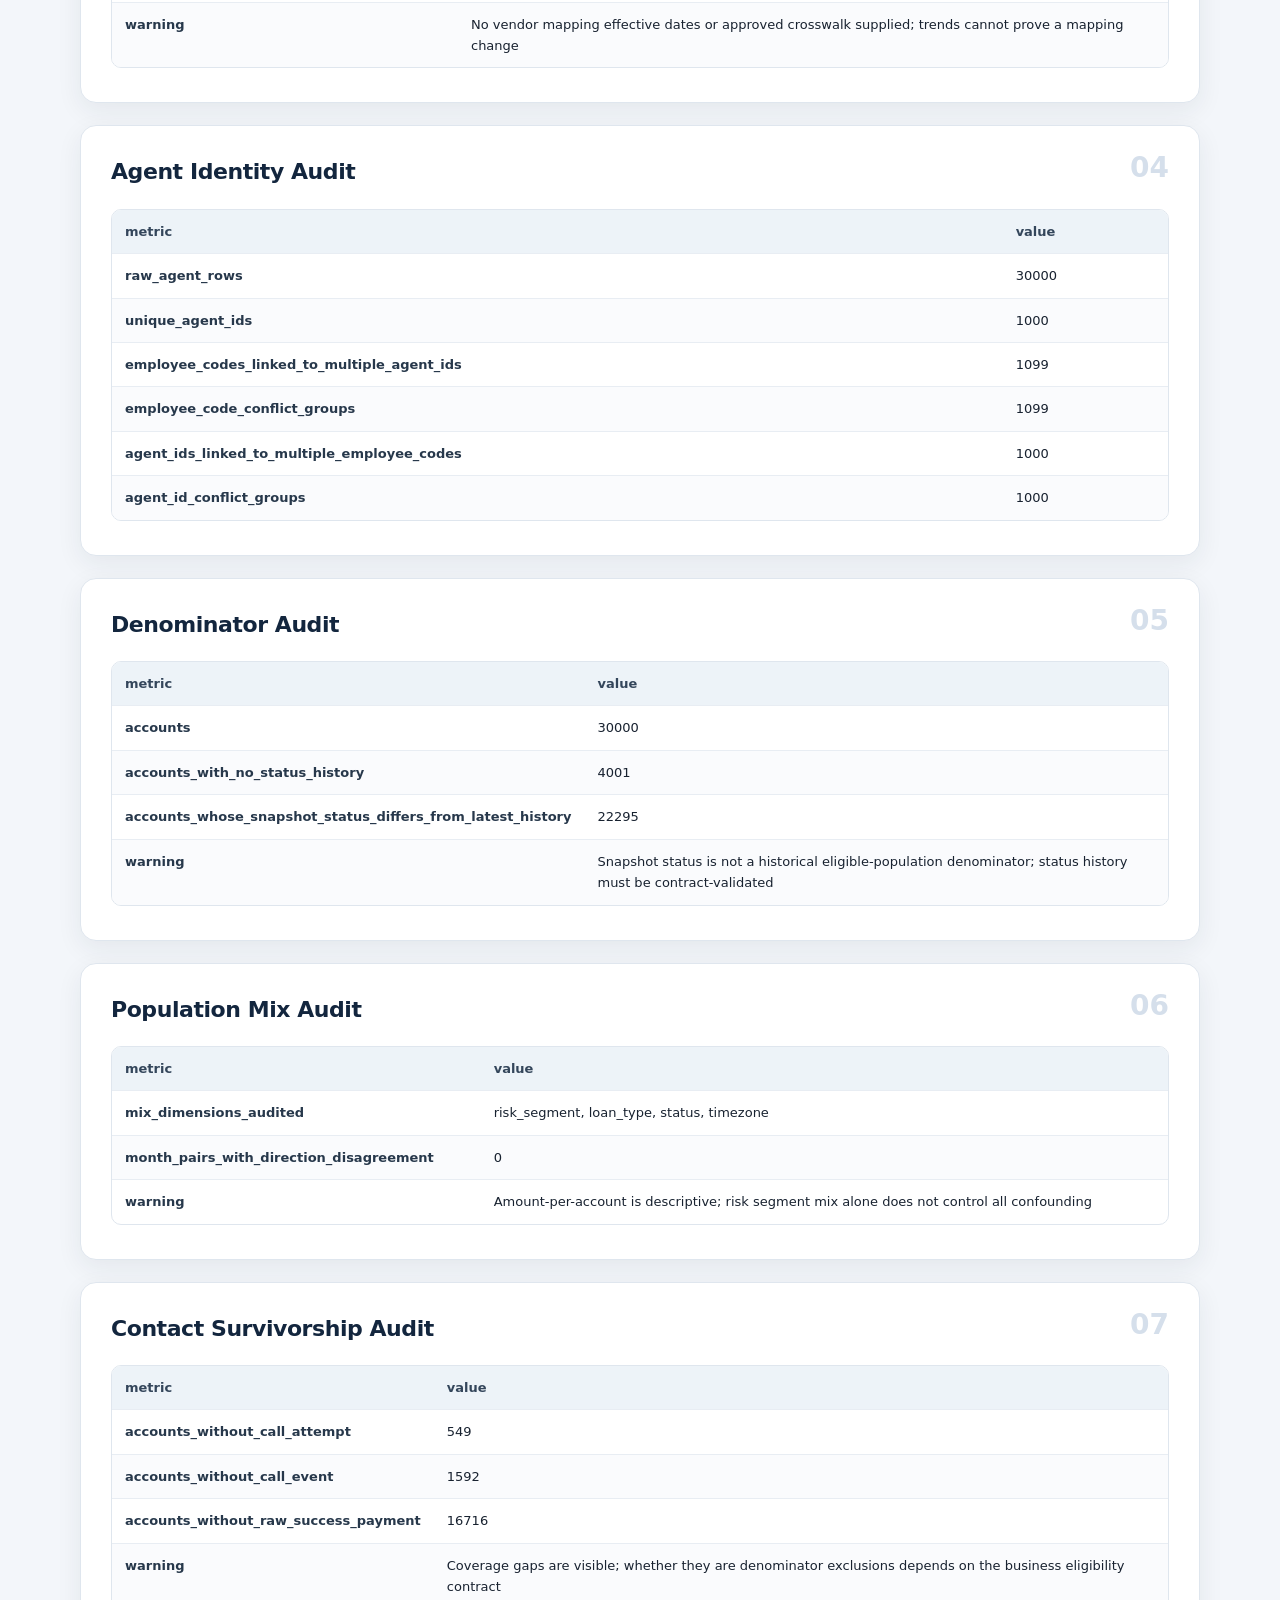
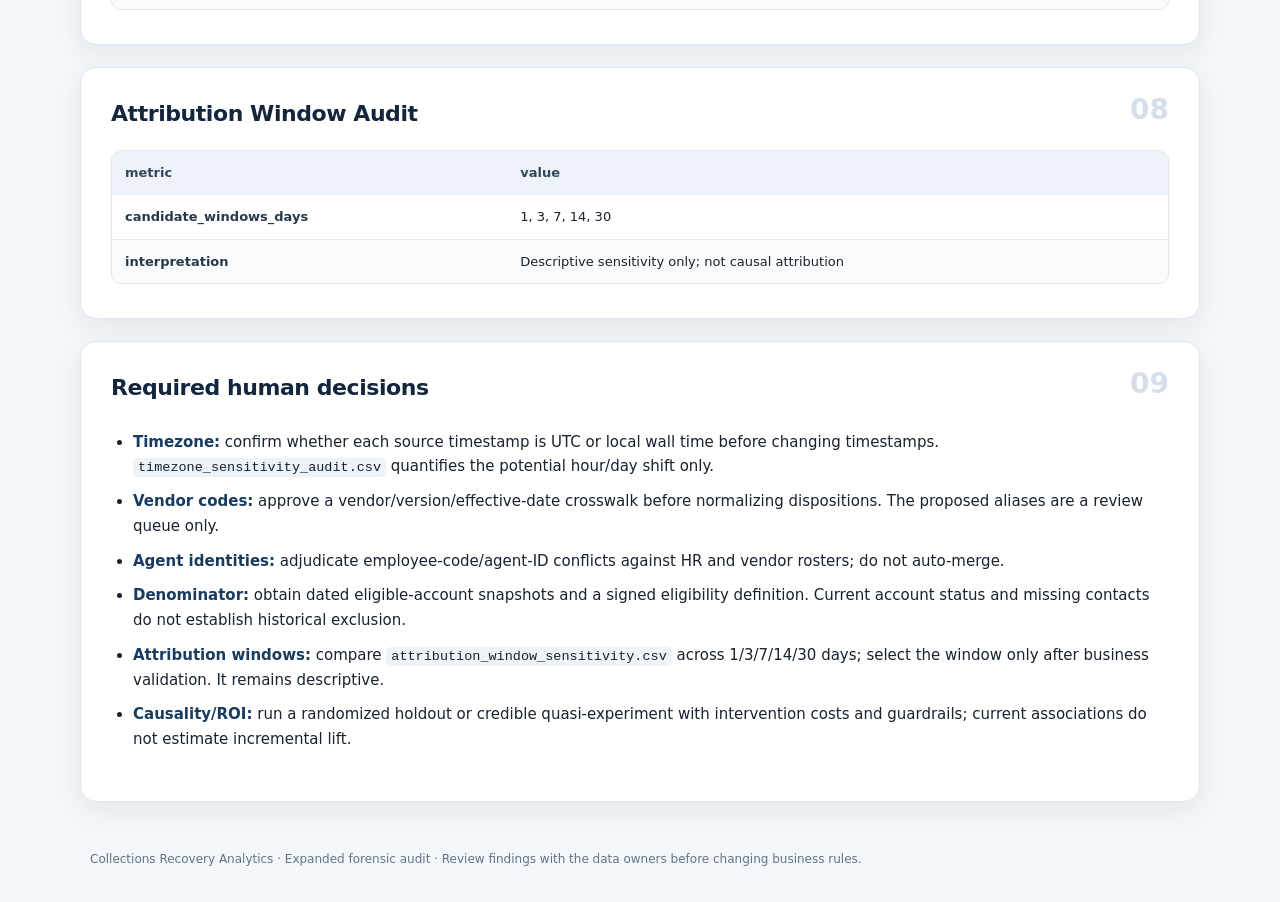
<file: reports/expanded_forensic_audit.html>
<!doctype html>
<html lang="en"><head><meta charset="utf-8"><meta name="viewport" content="width=device-width,initial-scale=1"><title>Expanded Forensic Audit | Collections Recovery Analytics</title>
<style>
:root{--ink:#182230;--muted:#657386;--line:#dfe6ee;--paper:#f3f6fa;--card:#fff;--navy:#13263e;--blue:#2563eb;--teal:#0f766e;--amber:#fff5d9;--amberline:#e9c66a;--shadow:0 8px 26px rgba(22,39,62,.07)}*{box-sizing:border-box}body{margin:0;background:var(--paper);color:var(--ink);font:15px/1.65 Inter,ui-sans-serif,system-ui,-apple-system,"Segoe UI",sans-serif}.hero{background:linear-gradient(135deg,#11243b,#1e4667);color:#fff;padding:48px max(24px,calc((100% - 1120px)/2)) 38px}.eyebrow{font-size:11px;font-weight:800;letter-spacing:.16em;color:#9dd7ee}h1{font-size:clamp(30px,4vw,44px);line-height:1.12;letter-spacing:-.035em;margin:14px 0 12px}.hero p{color:#dbe7f2;max-width:760px;font-size:16px}.notice{margin-top:24px;padding:14px 17px;border:1px solid rgba(255,255,255,.25);background:rgba(255,255,255,.09);border-radius:12px;max-width:950px;color:#f7fbff}.panel{position:relative;max-width:1120px;margin:22px auto;padding:28px 30px;background:var(--card);border:1px solid var(--line);border-radius:16px;box-shadow:var(--shadow)}.section-num{float:right;color:#d5dfeb;font-size:28px;font-weight:800;line-height:1}h2{font-size:22px;letter-spacing:-.02em;margin:0 0 18px;color:var(--navy)}p{margin:12px 0}.table-wrap{width:100%;overflow-x:auto;border:1px solid var(--line);border-radius:10px;margin:16px 0 6px}table{border-collapse:collapse;width:100%;font-size:13px;min-width:600px}th{background:#edf3f8;color:#34465b;text-align:left;font-weight:750}th,td{padding:11px 13px;border-bottom:1px solid #e8edf3;vertical-align:top}tbody tr:nth-child(even){background:#fafbfd}tbody tr:last-child td{border-bottom:0}td:first-child{font-weight:600;color:#27384b}code{font: .9em ui-monospace,SFMono-Regular,Consolas,monospace;background:#eef3f8;padding:2px 5px;border-radius:5px;overflow-wrap:anywhere}ul{padding-left:22px;margin:10px 0 16px}li{padding:5px 0}li strong{color:#183b60}section.panel:last-of-type{margin-bottom:48px}footer{max-width:1120px;margin:0 auto 32px;padding:0 10px;color:var(--muted);font-size:12px}.toplink{display:inline-block;margin-top:12px;color:#c9e8ff;text-decoration:none;font-weight:700}@media(max-width:700px){.hero{padding:32px 20px}.panel{margin:14px 12px;padding:22px 17px}h2{font-size:19px}.section-num{font-size:22px}}
</style></head><body><header class="hero"><div class="eyebrow">COLLECTIONS RECOVERY ANALYTICS · FORENSIC REVIEW</div><h1>Expanded forensic audit results</h1><p>Evidence-led audit of payment quality, timestamps, vendor codes, agent identities, population denominators and attribution.</p><div class="notice"><strong>Interpretation:</strong> These are audit signals, not automatic business-rule corrections. Validate source definitions before changing production data.</div></header>
<p>Generated by <code>python src/forensic_analysis.py</code>. All results are audit signals, not automatic business-rule corrections.</p>
</section>
<section class="panel"><div class="section-num">01</div><h2>Payment Deduplication Impact</h2>
<div class="table-wrap"><table><thead><tr><th>metric</th><th>value</th></tr></thead><tbody>
<tr><td>raw_payment_rows</td><td>25500</td></tr>
<tr><td>raw_success_amount_before_dedup_inr</td><td>1.34149e+09</td></tr>
<tr><td>rows_after_payment_id_dedup</td><td>25000</td></tr>
<tr><td>rows_after_transaction_reference_dedup</td><td>21192</td></tr>
<tr><td>canonical_effective_success_amount_inr</td><td>1.11267e+09</td></tr>
<tr><td>raw_success_event_amount_minus_canonical_effective_cash_inr</td><td>2.28812e+08</td></tr>
<tr><td>duplicate_reference_groups</td><td>3745</td></tr>
<tr><td>conflicting_reference_groups</td><td>3407</td></tr>
<tr><td>missing_or_blank_reference_rows</td><td>382</td></tr>
<tr><td>same_timestamp_duplicate_payment_id_groups</td><td>0</td></tr>
</tbody></table></div>
</section>
<section class="panel"><div class="section-num">02</div><h2>Timezone Sensitivity</h2>
<div class="table-wrap"><table><thead><tr><th>audit</th><th>rows</th><th>rows_with_hour_changed</th><th>pct_with_hour_changed</th><th>rows_with_date_changed</th><th>pct_with_date_changed</th><th>interpretation</th></tr></thead><tbody>
<tr><td>calls timezone sensitivity</td><td>91350</td><td>60949</td><td>66.72</td><td>12097</td><td>13.242</td><td>Sensitivity only; source timestamp semantics are undocumented</td></tr>
</tbody></table></div>
</section>
<section class="panel"><div class="section-num">03</div><h2>Vendor Mapping Audit</h2>
<div class="table-wrap"><table><thead><tr><th>metric</th><th>value</th></tr></thead><tbody>
<tr><td>disposition_rows</td><td>35494</td></tr>
<tr><td>distinct_vendor_version_code_combinations</td><td>405</td></tr>
<tr><td>vendors_with_multiple_disposition_versions</td><td>15</td></tr>
<tr><td>warning</td><td>No vendor mapping effective dates or approved crosswalk supplied; trends cannot prove a mapping change</td></tr>
</tbody></table></div>
</section>
<section class="panel"><div class="section-num">04</div><h2>Agent Identity Audit</h2>
<div class="table-wrap"><table><thead><tr><th>metric</th><th>value</th></tr></thead><tbody>
<tr><td>raw_agent_rows</td><td>30000</td></tr>
<tr><td>unique_agent_ids</td><td>1000</td></tr>
<tr><td>employee_codes_linked_to_multiple_agent_ids</td><td>1099</td></tr>
<tr><td>employee_code_conflict_groups</td><td>1099</td></tr>
<tr><td>agent_ids_linked_to_multiple_employee_codes</td><td>1000</td></tr>
<tr><td>agent_id_conflict_groups</td><td>1000</td></tr>
</tbody></table></div>
</section>
<section class="panel"><div class="section-num">05</div><h2>Denominator Audit</h2>
<div class="table-wrap"><table><thead><tr><th>metric</th><th>value</th></tr></thead><tbody>
<tr><td>accounts</td><td>30000</td></tr>
<tr><td>accounts_with_no_status_history</td><td>4001</td></tr>
<tr><td>accounts_whose_snapshot_status_differs_from_latest_history</td><td>22295</td></tr>
<tr><td>warning</td><td>Snapshot status is not a historical eligible-population denominator; status history must be contract-validated</td></tr>
</tbody></table></div>
</section>
<section class="panel"><div class="section-num">06</div><h2>Population Mix Audit</h2>
<div class="table-wrap"><table><thead><tr><th>metric</th><th>value</th></tr></thead><tbody>
<tr><td>mix_dimensions_audited</td><td>risk_segment, loan_type, status, timezone</td></tr>
<tr><td>month_pairs_with_direction_disagreement</td><td>0</td></tr>
<tr><td>warning</td><td>Amount-per-account is descriptive; risk segment mix alone does not control all confounding</td></tr>
</tbody></table></div>
</section>
<section class="panel"><div class="section-num">07</div><h2>Contact Survivorship Audit</h2>
<div class="table-wrap"><table><thead><tr><th>metric</th><th>value</th></tr></thead><tbody>
<tr><td>accounts_without_call_attempt</td><td>549</td></tr>
<tr><td>accounts_without_call_event</td><td>1592</td></tr>
<tr><td>accounts_without_raw_success_payment</td><td>16716</td></tr>
<tr><td>warning</td><td>Coverage gaps are visible; whether they are denominator exclusions depends on the business eligibility contract</td></tr>
</tbody></table></div>
</section>
<section class="panel"><div class="section-num">08</div><h2>Attribution Window Audit</h2>
<div class="table-wrap"><table><thead><tr><th>metric</th><th>value</th></tr></thead><tbody>
<tr><td>candidate_windows_days</td><td>1, 3, 7, 14, 30</td></tr>
<tr><td>interpretation</td><td>Descriptive sensitivity only; not causal attribution</td></tr>
</tbody></table></div>
</section>
<section class="panel"><div class="section-num">09</div><h2>Required human decisions</h2>
<ul><li><strong>Timezone:</strong> confirm whether each source timestamp is UTC or local wall time before changing timestamps. <code>timezone_sensitivity_audit.csv</code> quantifies the potential hour/day shift only.</li><li><strong>Vendor codes:</strong> approve a vendor/version/effective-date crosswalk before normalizing dispositions. The proposed aliases are a review queue only.</li><li><strong>Agent identities:</strong> adjudicate employee-code/agent-ID conflicts against HR and vendor rosters; do not auto-merge.</li><li><strong>Denominator:</strong> obtain dated eligible-account snapshots and a signed eligibility definition. Current account status and missing contacts do not establish historical exclusion.</li><li><strong>Attribution windows:</strong> compare <code>attribution_window_sensitivity.csv</code> across 1/3/7/14/30 days; select the window only after business validation. It remains descriptive.</li><li><strong>Causality/ROI:</strong> run a randomized holdout or credible quasi-experiment with intervention costs and guardrails; current associations do not estimate incremental lift.</li></ul>
</section><footer>Collections Recovery Analytics · Expanded forensic audit · Review findings with the data owners before changing business rules.</footer></body></html>
</file>
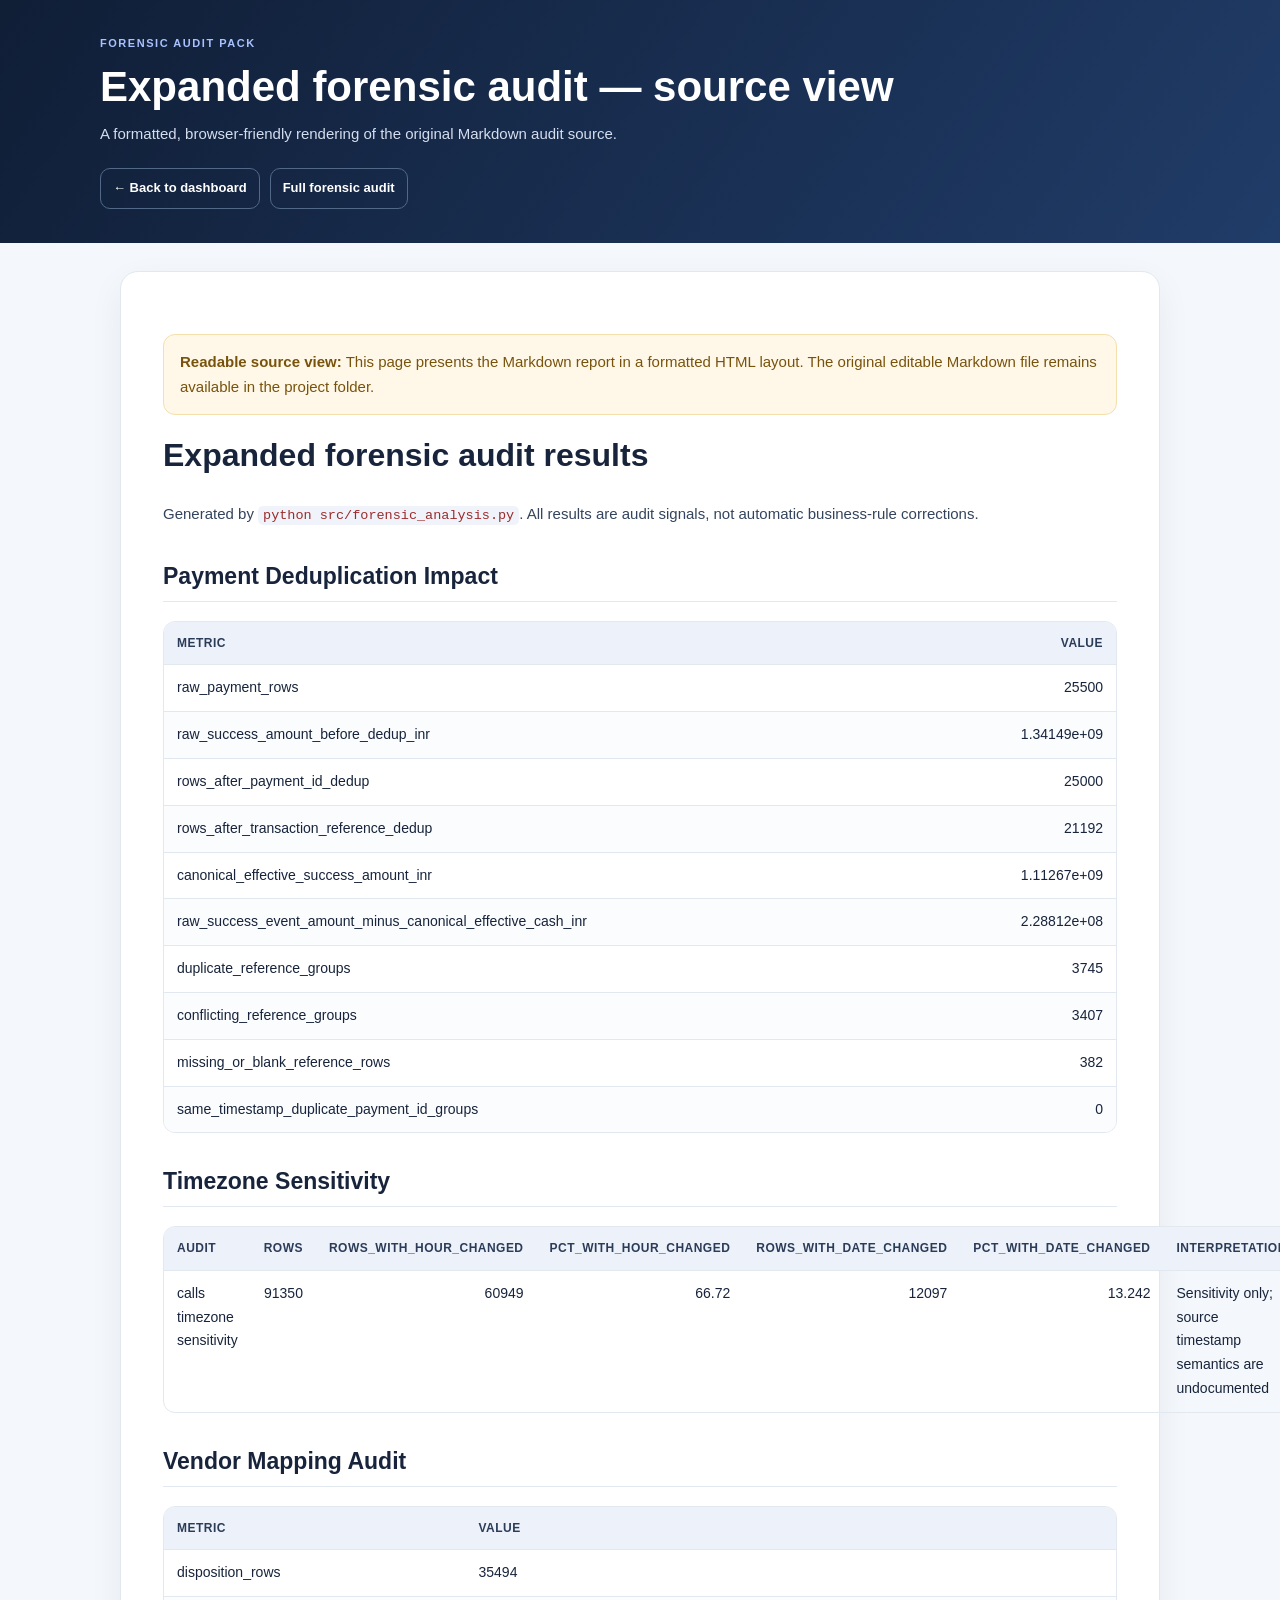
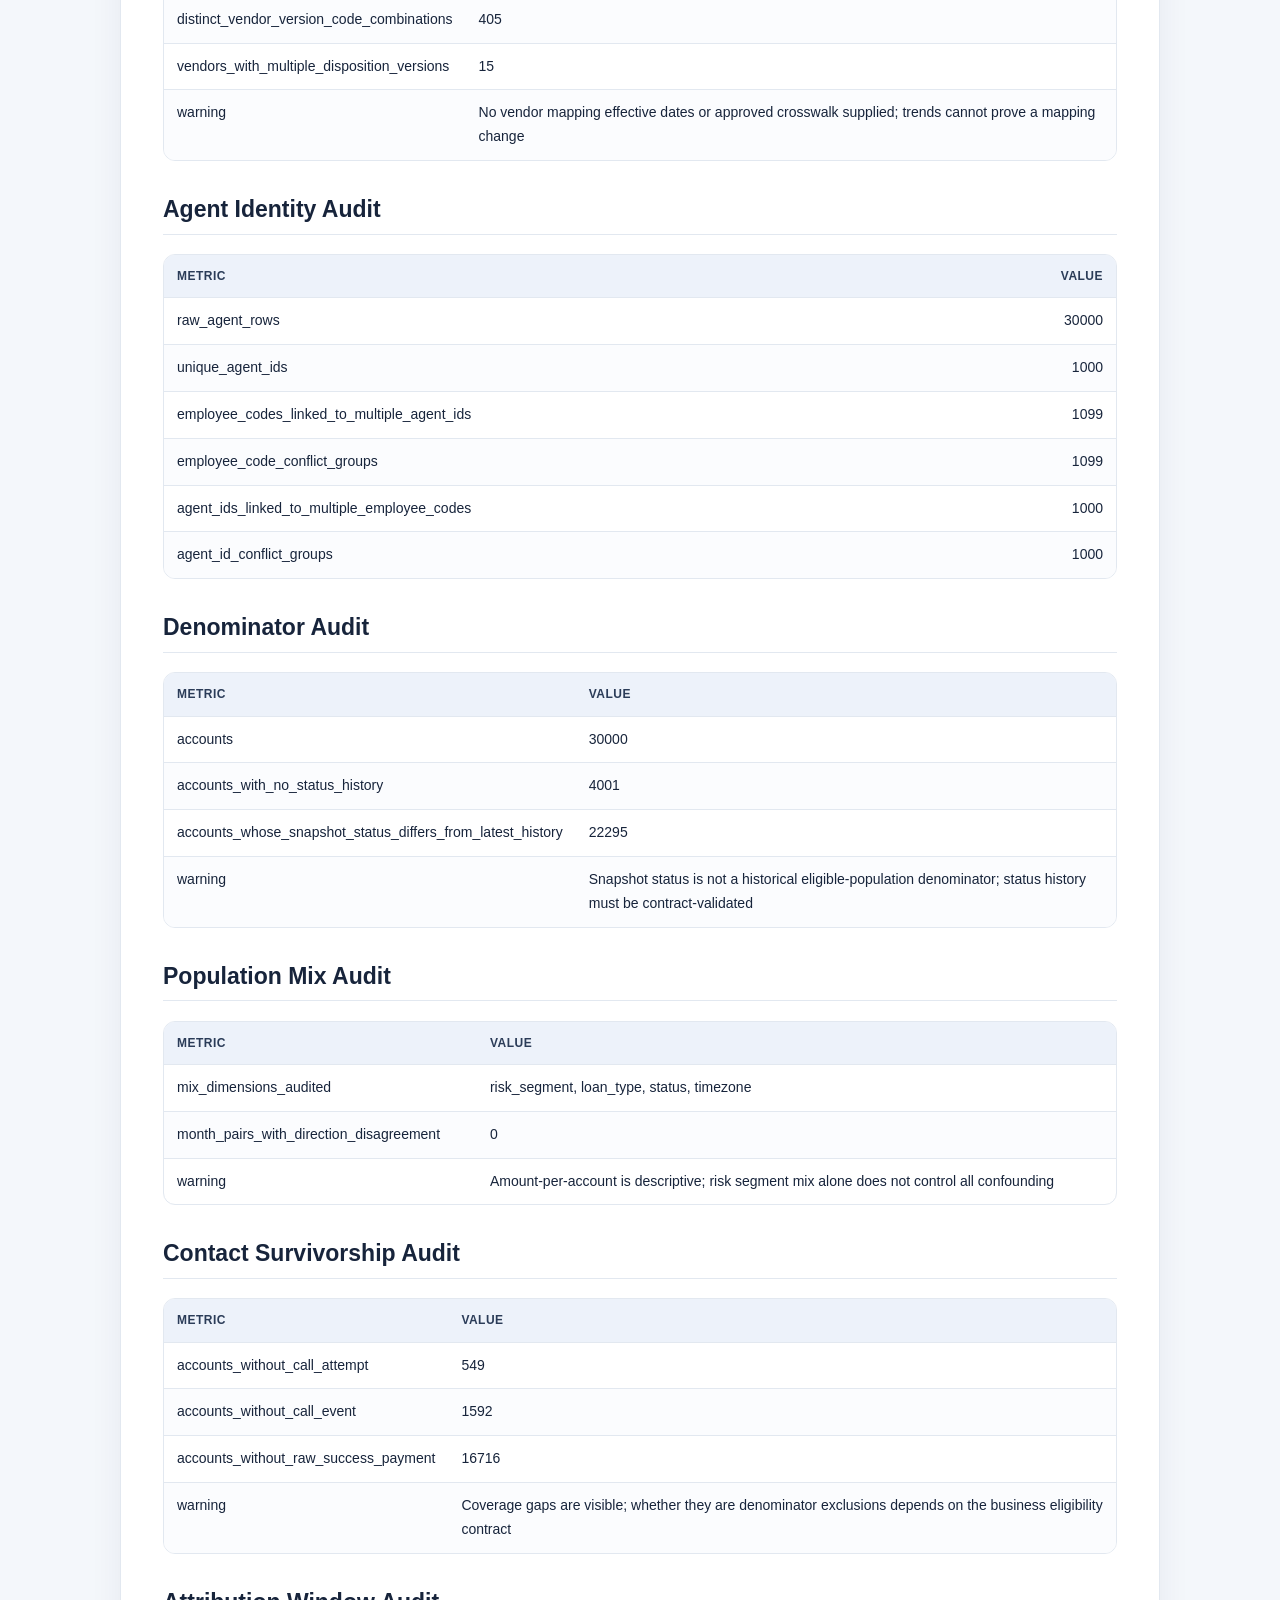
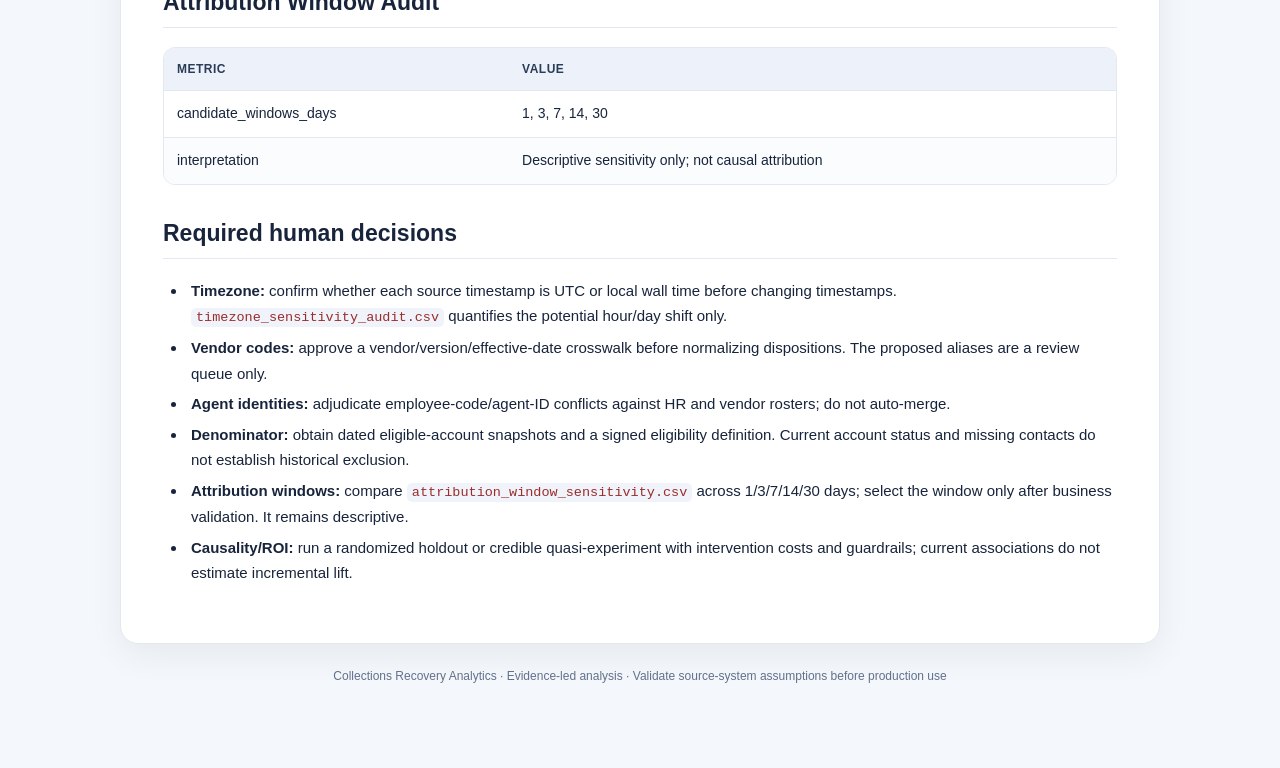
<file: reports/expanded_forensic_audit_source.html>
<!doctype html><html lang="en"><head><meta charset="utf-8"><meta name="viewport" content="width=device-width, initial-scale=1"><title>Expanded forensic audit — source view | Collections Recovery Analytics</title><style>
:root{--ink:#17243b;--muted:#62718a;--line:#e2e8f0;--blue:#4169e1;--blue2:#edf2ff;--bg:#f4f7fb;--white:#fff;--green:#0f766e;--amber:#a16207}
*{box-sizing:border-box}body{margin:0;background:var(--bg);color:var(--ink);font:15px/1.7 Inter,Segoe UI,Arial,sans-serif}.top{background:linear-gradient(125deg,#101e36,#203c68);color:#fff;padding:34px 22px}.top-inner,.wrap{max-width:1080px;margin:auto}.eyebrow{text-transform:uppercase;letter-spacing:.14em;font-size:11px;font-weight:800;color:#a9c1ff}.top h1{font-size:clamp(28px,4vw,42px);line-height:1.15;margin:10px 0}.top p{color:#d5deee;max-width:760px;margin:0}.topnav{display:flex;gap:10px;flex-wrap:wrap;margin-top:22px}.topnav a{display:inline-block;text-decoration:none;color:#fff;border:1px solid #526887;border-radius:10px;padding:8px 12px;font-weight:650;font-size:13px}.wrap{padding:28px 20px 64px}.content{background:#fff;border:1px solid var(--line);border-radius:18px;padding:clamp(20px,4vw,42px);box-shadow:0 12px 35px rgba(21,39,72,.06)}.content h1{font-size:32px;line-height:1.25;margin-top:0}.content h2{font-size:23px;line-height:1.3;margin-top:34px;padding-bottom:9px;border-bottom:1px solid var(--line)}.content h3{font-size:18px;margin-top:25px}.content p{color:#34445d}.content a{color:var(--blue);font-weight:600}.content ul,.content ol{padding-left:24px}.content li{padding-left:4px;margin:5px 0}.content blockquote{margin:20px 0;padding:14px 18px;border-left:4px solid var(--blue);background:var(--blue2);border-radius:0 10px 10px 0;color:#273b60}.content table{width:100%;border-collapse:separate;border-spacing:0;margin:18px 0;border:1px solid var(--line);border-radius:12px;overflow:hidden;font-size:14px}.content th{background:#edf2fa;text-align:left;color:#2b3c58;font-size:12px;text-transform:uppercase;letter-spacing:.04em}.content td,.content th{padding:11px 13px;border-bottom:1px solid var(--line);vertical-align:top}.content tr:last-child td{border-bottom:0}.content tr:nth-child(even) td{background:#fbfcfe}.content code{background:#f0f4fa;padding:2px 5px;border-radius:5px;font-size:.9em;color:#9b2c2c}.content pre{background:#101e36;color:#e8efff;padding:18px;border-radius:12px;overflow:auto}.content pre code{background:none;color:inherit;padding:0}.footer{color:var(--muted);font-size:12px;text-align:center;padding:22px}.pill{display:inline-block;background:#e8f7f4;color:var(--green);border-radius:999px;padding:4px 9px;font-size:11px;font-weight:800;text-transform:uppercase;letter-spacing:.04em}.note{padding:14px 16px;background:#fff8e8;border:1px solid #f4dfad;border-radius:12px;color:#78530c;margin:20px 0}@media(max-width:680px){.top{padding:26px 18px}.wrap{padding:16px 10px 40px}.content{padding:19px}.content table{display:block;overflow-x:auto;white-space:normal}.content h1{font-size:27px}}
</style></head><body><header class="top"><div class="top-inner"><div class="eyebrow">FORENSIC AUDIT PACK</div><h1>Expanded forensic audit — source view</h1><p>A formatted, browser-friendly rendering of the original Markdown audit source.</p><nav class="topnav"><a href="../dashboard/index.html">← Back to dashboard</a><a href="expanded_forensic_audit.html">Full forensic audit</a></nav></div></header><main class="wrap"><article class="content"><div class="note"><strong>Readable source view:</strong> This page presents the Markdown report in a formatted HTML layout. The original editable Markdown file remains available in the project folder.</div><h1>Expanded forensic audit results</h1>
<p>Generated by <code>python src/forensic_analysis.py</code>. All results are audit signals, not automatic business-rule corrections.</p>
<h2>Payment Deduplication Impact</h2>
<table>
<thead>
<tr>
  <th style="text-align:left">metric</th>
  <th style="text-align:right">value</th>
</tr>
</thead>
<tbody>
<tr>
  <td style="text-align:left">raw_payment_rows</td>
  <td style="text-align:right">25500</td>
</tr>
<tr>
  <td style="text-align:left">raw_success_amount_before_dedup_inr</td>
  <td style="text-align:right">1.34149e+09</td>
</tr>
<tr>
  <td style="text-align:left">rows_after_payment_id_dedup</td>
  <td style="text-align:right">25000</td>
</tr>
<tr>
  <td style="text-align:left">rows_after_transaction_reference_dedup</td>
  <td style="text-align:right">21192</td>
</tr>
<tr>
  <td style="text-align:left">canonical_effective_success_amount_inr</td>
  <td style="text-align:right">1.11267e+09</td>
</tr>
<tr>
  <td style="text-align:left">raw_success_event_amount_minus_canonical_effective_cash_inr</td>
  <td style="text-align:right">2.28812e+08</td>
</tr>
<tr>
  <td style="text-align:left">duplicate_reference_groups</td>
  <td style="text-align:right">3745</td>
</tr>
<tr>
  <td style="text-align:left">conflicting_reference_groups</td>
  <td style="text-align:right">3407</td>
</tr>
<tr>
  <td style="text-align:left">missing_or_blank_reference_rows</td>
  <td style="text-align:right">382</td>
</tr>
<tr>
  <td style="text-align:left">same_timestamp_duplicate_payment_id_groups</td>
  <td style="text-align:right">0</td>
</tr>
</tbody>
</table>
<h2>Timezone Sensitivity</h2>
<table>
<thead>
<tr>
  <th style="text-align:left">audit</th>
  <th style="text-align:right">rows</th>
  <th style="text-align:right">rows_with_hour_changed</th>
  <th style="text-align:right">pct_with_hour_changed</th>
  <th style="text-align:right">rows_with_date_changed</th>
  <th style="text-align:right">pct_with_date_changed</th>
  <th style="text-align:left">interpretation</th>
</tr>
</thead>
<tbody>
<tr>
  <td style="text-align:left">calls timezone sensitivity</td>
  <td style="text-align:right">91350</td>
  <td style="text-align:right">60949</td>
  <td style="text-align:right">66.72</td>
  <td style="text-align:right">12097</td>
  <td style="text-align:right">13.242</td>
  <td style="text-align:left">Sensitivity only; source timestamp semantics are undocumented</td>
</tr>
</tbody>
</table>
<h2>Vendor Mapping Audit</h2>
<table>
<thead>
<tr>
  <th style="text-align:left">metric</th>
  <th style="text-align:left">value</th>
</tr>
</thead>
<tbody>
<tr>
  <td style="text-align:left">disposition_rows</td>
  <td style="text-align:left">35494</td>
</tr>
<tr>
  <td style="text-align:left">distinct_vendor_version_code_combinations</td>
  <td style="text-align:left">405</td>
</tr>
<tr>
  <td style="text-align:left">vendors_with_multiple_disposition_versions</td>
  <td style="text-align:left">15</td>
</tr>
<tr>
  <td style="text-align:left">warning</td>
  <td style="text-align:left">No vendor mapping effective dates or approved crosswalk supplied; trends cannot prove a mapping change</td>
</tr>
</tbody>
</table>
<h2>Agent Identity Audit</h2>
<table>
<thead>
<tr>
  <th style="text-align:left">metric</th>
  <th style="text-align:right">value</th>
</tr>
</thead>
<tbody>
<tr>
  <td style="text-align:left">raw_agent_rows</td>
  <td style="text-align:right">30000</td>
</tr>
<tr>
  <td style="text-align:left">unique_agent_ids</td>
  <td style="text-align:right">1000</td>
</tr>
<tr>
  <td style="text-align:left">employee_codes_linked_to_multiple_agent_ids</td>
  <td style="text-align:right">1099</td>
</tr>
<tr>
  <td style="text-align:left">employee_code_conflict_groups</td>
  <td style="text-align:right">1099</td>
</tr>
<tr>
  <td style="text-align:left">agent_ids_linked_to_multiple_employee_codes</td>
  <td style="text-align:right">1000</td>
</tr>
<tr>
  <td style="text-align:left">agent_id_conflict_groups</td>
  <td style="text-align:right">1000</td>
</tr>
</tbody>
</table>
<h2>Denominator Audit</h2>
<table>
<thead>
<tr>
  <th style="text-align:left">metric</th>
  <th style="text-align:left">value</th>
</tr>
</thead>
<tbody>
<tr>
  <td style="text-align:left">accounts</td>
  <td style="text-align:left">30000</td>
</tr>
<tr>
  <td style="text-align:left">accounts_with_no_status_history</td>
  <td style="text-align:left">4001</td>
</tr>
<tr>
  <td style="text-align:left">accounts_whose_snapshot_status_differs_from_latest_history</td>
  <td style="text-align:left">22295</td>
</tr>
<tr>
  <td style="text-align:left">warning</td>
  <td style="text-align:left">Snapshot status is not a historical eligible-population denominator; status history must be contract-validated</td>
</tr>
</tbody>
</table>
<h2>Population Mix Audit</h2>
<table>
<thead>
<tr>
  <th style="text-align:left">metric</th>
  <th style="text-align:left">value</th>
</tr>
</thead>
<tbody>
<tr>
  <td style="text-align:left">mix_dimensions_audited</td>
  <td style="text-align:left">risk_segment, loan_type, status, timezone</td>
</tr>
<tr>
  <td style="text-align:left">month_pairs_with_direction_disagreement</td>
  <td style="text-align:left">0</td>
</tr>
<tr>
  <td style="text-align:left">warning</td>
  <td style="text-align:left">Amount-per-account is descriptive; risk segment mix alone does not control all confounding</td>
</tr>
</tbody>
</table>
<h2>Contact Survivorship Audit</h2>
<table>
<thead>
<tr>
  <th style="text-align:left">metric</th>
  <th style="text-align:left">value</th>
</tr>
</thead>
<tbody>
<tr>
  <td style="text-align:left">accounts_without_call_attempt</td>
  <td style="text-align:left">549</td>
</tr>
<tr>
  <td style="text-align:left">accounts_without_call_event</td>
  <td style="text-align:left">1592</td>
</tr>
<tr>
  <td style="text-align:left">accounts_without_raw_success_payment</td>
  <td style="text-align:left">16716</td>
</tr>
<tr>
  <td style="text-align:left">warning</td>
  <td style="text-align:left">Coverage gaps are visible; whether they are denominator exclusions depends on the business eligibility contract</td>
</tr>
</tbody>
</table>
<h2>Attribution Window Audit</h2>
<table>
<thead>
<tr>
  <th style="text-align:left">metric</th>
  <th style="text-align:left">value</th>
</tr>
</thead>
<tbody>
<tr>
  <td style="text-align:left">candidate_windows_days</td>
  <td style="text-align:left">1, 3, 7, 14, 30</td>
</tr>
<tr>
  <td style="text-align:left">interpretation</td>
  <td style="text-align:left">Descriptive sensitivity only; not causal attribution</td>
</tr>
</tbody>
</table>
<h2>Required human decisions</h2>
<ul>
<li><strong>Timezone:</strong> confirm whether each source timestamp is UTC or local wall time before changing timestamps. <code>timezone_sensitivity_audit.csv</code> quantifies the potential hour/day shift only.</li>
<li><strong>Vendor codes:</strong> approve a vendor/version/effective-date crosswalk before normalizing dispositions. The proposed aliases are a review queue only.</li>
<li><strong>Agent identities:</strong> adjudicate employee-code/agent-ID conflicts against HR and vendor rosters; do not auto-merge.</li>
<li><strong>Denominator:</strong> obtain dated eligible-account snapshots and a signed eligibility definition. Current account status and missing contacts do not establish historical exclusion.</li>
<li><strong>Attribution windows:</strong> compare <code>attribution_window_sensitivity.csv</code> across 1/3/7/14/30 days; select the window only after business validation. It remains descriptive.</li>
<li><strong>Causality/ROI:</strong> run a randomized holdout or credible quasi-experiment with intervention costs and guardrails; current associations do not estimate incremental lift.</li>
</ul>
</article><div class="footer">Collections Recovery Analytics · Evidence-led analysis · Validate source-system assumptions before production use</div></main></body></html>
</file>
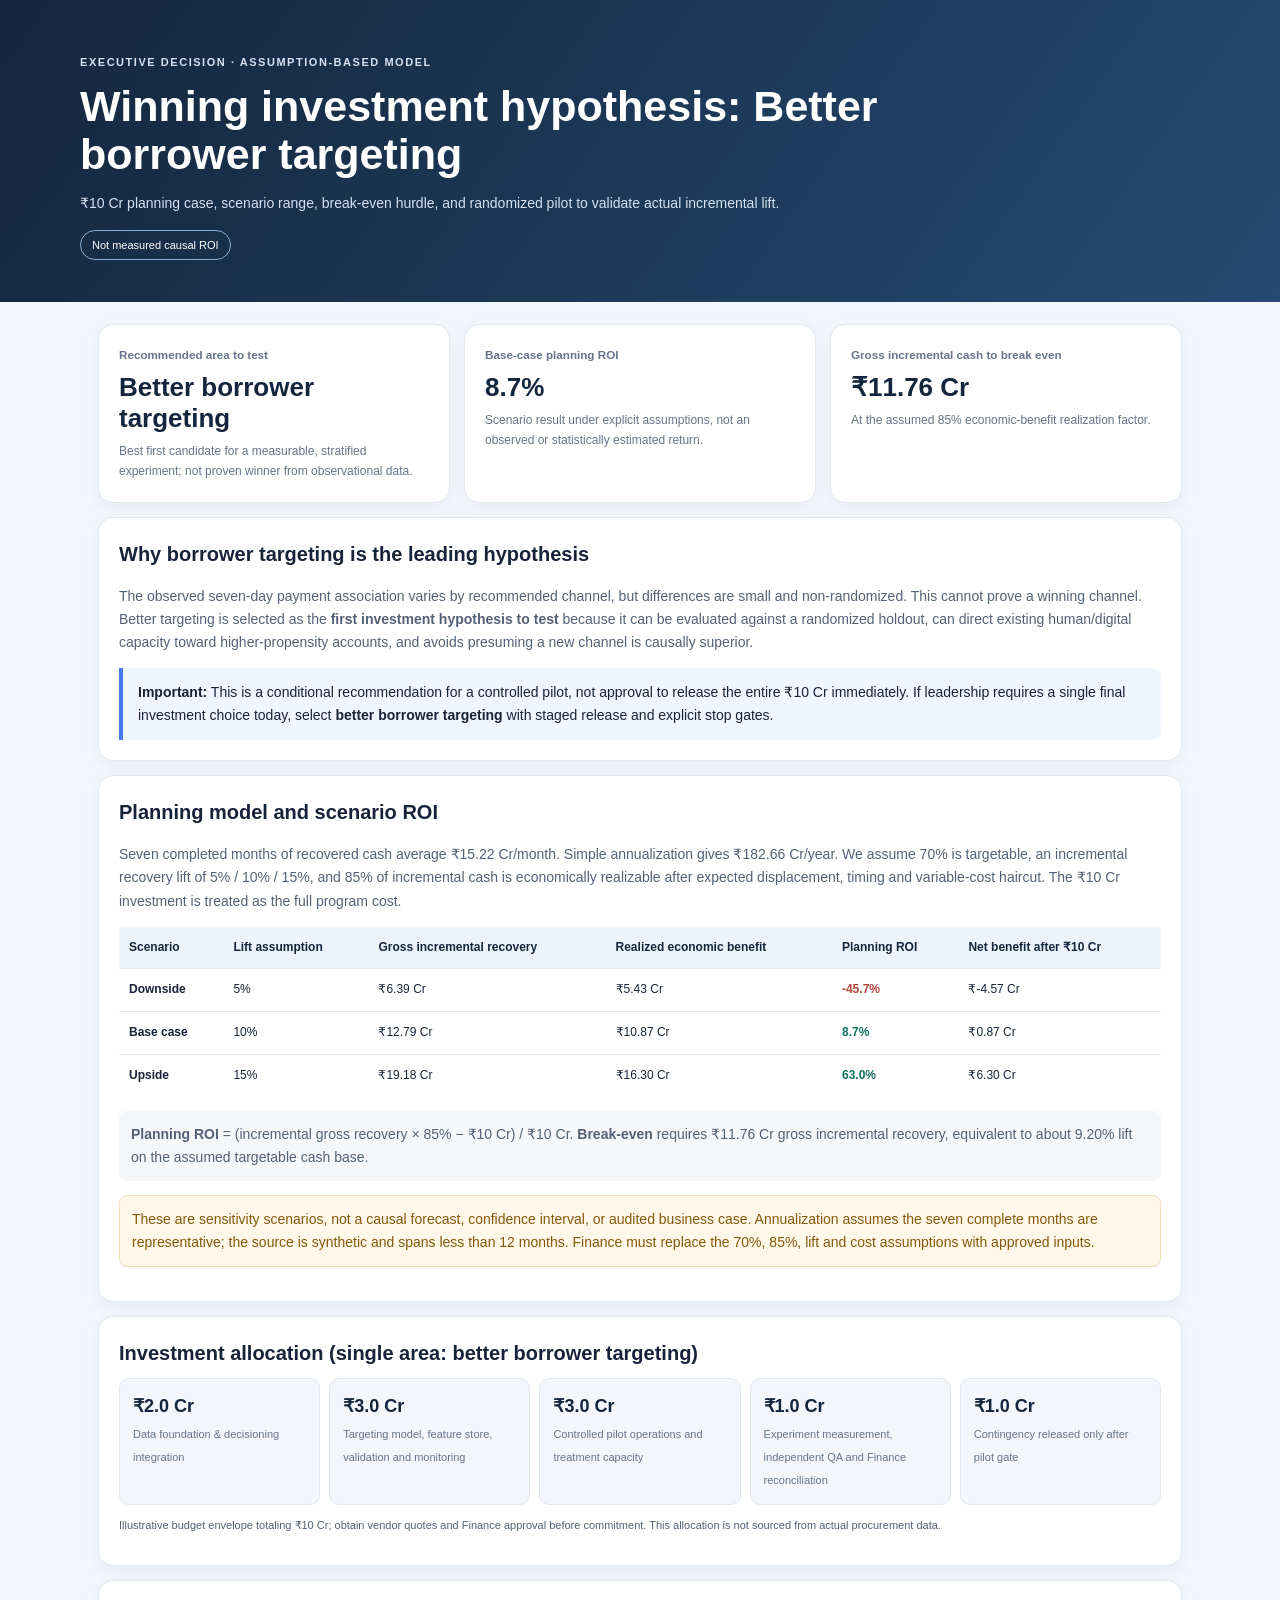
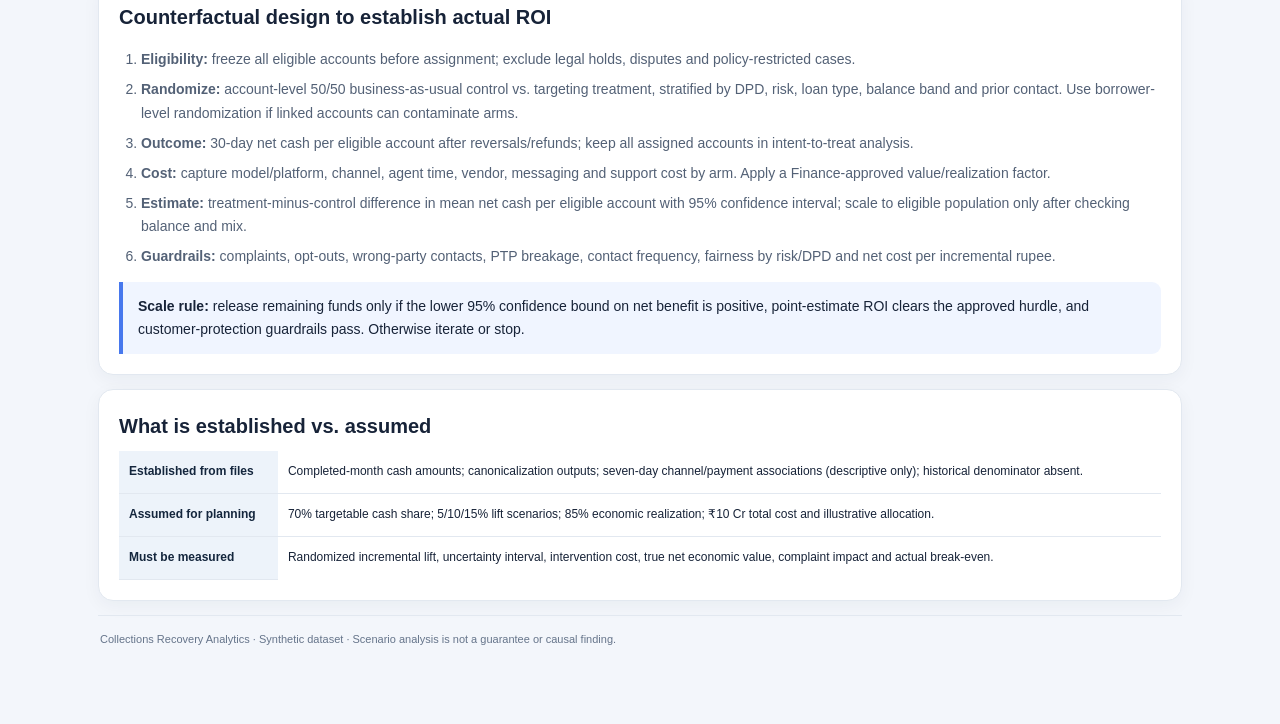
<file: reports/investment_business_case.html>
<!doctype html><html lang="en"><head><meta charset="utf-8"><meta name="viewport" content="width=device-width,initial-scale=1"><title>₹10 Cr Investment Case | Collections Recovery Analytics</title><link rel="stylesheet" href="investment_business_case.css"></head><body><header><p class="eyebrow">EXECUTIVE DECISION · ASSUMPTION-BASED MODEL</p><h1>Winning investment hypothesis: Better borrower targeting</h1><p>₹10 Cr planning case, scenario range, break-even hurdle, and randomized pilot to validate actual incremental lift.</p><span class="pill">Not measured causal ROI</span></header><main><section class="hero-grid"><article><small>Recommended area to test</small><strong>Better borrower targeting</strong><p>Best first candidate for a measurable, stratified experiment; not proven winner from observational data.</p></article><article><small>Base-case planning ROI</small><strong>8.7%</strong><p>Scenario result under explicit assumptions, not an observed or statistically estimated return.</p></article><article><small>Gross incremental cash to break even</small><strong>₹11.76 Cr</strong><p>At the assumed 85% economic-benefit realization factor.</p></article></section><section class="panel"><h2>Why borrower targeting is the leading hypothesis</h2><p>The observed seven-day payment association varies by recommended channel, but differences are small and non-randomized. This cannot prove a winning channel. Better targeting is selected as the <b>first investment hypothesis to test</b> because it can be evaluated against a randomized holdout, can direct existing human/digital capacity toward higher-propensity accounts, and avoids presuming a new channel is causally superior.</p><div class="note"><b>Important:</b> This is a conditional recommendation for a controlled pilot, not approval to release the entire ₹10 Cr immediately. If leadership requires a single final investment choice today, select <b>better borrower targeting</b> with staged release and explicit stop gates.</div></section><section class="panel"><h2>Planning model and scenario ROI</h2><p>Seven completed months of recovered cash average ₹15.22 Cr/month. Simple annualization gives ₹182.66 Cr/year. We assume 70% is targetable, an incremental recovery lift of 5% / 10% / 15%, and 85% of incremental cash is economically realizable after expected displacement, timing and variable-cost haircut. The ₹10 Cr investment is treated as the full program cost.</p><div class="table-wrap"><table><thead><tr><th>Scenario</th><th>Lift assumption</th><th>Gross incremental recovery</th><th>Realized economic benefit</th><th>Planning ROI</th><th>Net benefit after ₹10 Cr</th></tr></thead><tbody><tr><td><b>Downside</b></td><td>5%</td><td>₹6.39 Cr</td><td>₹5.43 Cr</td><td class="negative">-45.7%</td><td>₹-4.57 Cr</td></tr><tr><td><b>Base case</b></td><td>10%</td><td>₹12.79 Cr</td><td>₹10.87 Cr</td><td class="positive">8.7%</td><td>₹0.87 Cr</td></tr><tr><td><b>Upside</b></td><td>15%</td><td>₹19.18 Cr</td><td>₹16.30 Cr</td><td class="positive">63.0%</td><td>₹6.30 Cr</td></tr></tbody></table></div><p class="formula"><b>Planning ROI</b> = (incremental gross recovery × 85% − ₹10 Cr) / ₹10 Cr. <b>Break-even</b> requires ₹11.76 Cr gross incremental recovery, equivalent to about 9.20% lift on the assumed targetable cash base.</p><p class="warning">These are sensitivity scenarios, not a causal forecast, confidence interval, or audited business case. Annualization assumes the seven complete months are representative; the source is synthetic and spans less than 12 months. Finance must replace the 70%, 85%, lift and cost assumptions with approved inputs.</p></section><section class="panel"><h2>Investment allocation (single area: better borrower targeting)</h2><div class="allocation"><div><b>₹2.0 Cr</b><span>Data foundation & decisioning integration</span></div><div><b>₹3.0 Cr</b><span>Targeting model, feature store, validation and monitoring</span></div><div><b>₹3.0 Cr</b><span>Controlled pilot operations and treatment capacity</span></div><div><b>₹1.0 Cr</b><span>Experiment measurement, independent QA and Finance reconciliation</span></div><div><b>₹1.0 Cr</b><span>Contingency released only after pilot gate</span></div></div><p class="small">Illustrative budget envelope totaling ₹10 Cr; obtain vendor quotes and Finance approval before commitment. This allocation is not sourced from actual procurement data.</p></section><section class="panel"><h2>Counterfactual design to establish actual ROI</h2><ol><li><b>Eligibility:</b> freeze all eligible accounts before assignment; exclude legal holds, disputes and policy-restricted cases.</li><li><b>Randomize:</b> account-level 50/50 business-as-usual control vs. targeting treatment, stratified by DPD, risk, loan type, balance band and prior contact. Use borrower-level randomization if linked accounts can contaminate arms.</li><li><b>Outcome:</b> 30-day net cash per eligible account after reversals/refunds; keep all assigned accounts in intent-to-treat analysis.</li><li><b>Cost:</b> capture model/platform, channel, agent time, vendor, messaging and support cost by arm. Apply a Finance-approved value/realization factor.</li><li><b>Estimate:</b> treatment-minus-control difference in mean net cash per eligible account with 95% confidence interval; scale to eligible population only after checking balance and mix.</li><li><b>Guardrails:</b> complaints, opt-outs, wrong-party contacts, PTP breakage, contact frequency, fairness by risk/DPD and net cost per incremental rupee.</li></ol><div class="note"><b>Scale rule:</b> release remaining funds only if the lower 95% confidence bound on net benefit is positive, point-estimate ROI clears the approved hurdle, and customer-protection guardrails pass. Otherwise iterate or stop.</div></section><section class="panel"><h2>What is established vs. assumed</h2><div class="table-wrap"><table><tbody><tr><th>Established from files</th><td>Completed-month cash amounts; canonicalization outputs; seven-day channel/payment associations (descriptive only); historical denominator absent.</td></tr><tr><th>Assumed for planning</th><td>70% targetable cash share; 5/10/15% lift scenarios; 85% economic realization; ₹10 Cr total cost and illustrative allocation.</td></tr><tr><th>Must be measured</th><td>Randomized incremental lift, uncertainty interval, intervention cost, true net economic value, complaint impact and actual break-even.</td></tr></tbody></table></div></section><footer>Collections Recovery Analytics · Synthetic dataset · Scenario analysis is not a guarantee or causal finding.</footer></main></body></html>
</file>
<file: reports/investment_business_case.css>
:root{--navy:#14263d;--blue:#4778ed;--teal:#168b7b;--amber:#a86b0b;--ink:#172338;--muted:#65748a;--line:#e2e8f0;--paper:#f3f6fb;--white:#fff}*{box-sizing:border-box}body{margin:0;background:var(--paper);font:14px/1.65 Inter,Segoe UI,Arial,sans-serif;color:var(--ink)}header{padding:42px max(22px,calc((100vw - 1120px)/2));background:linear-gradient(125deg,#14263d,#244b72);color:white}header h1{font-size:clamp(28px,4vw,43px);line-height:1.12;max-width:850px;margin:8px 0}header p{max-width:780px;color:#d5e1f0}.eyebrow{font-size:11px;letter-spacing:.14em;font-weight:800}.pill{display:inline-block;border:1px solid #8baed4;border-radius:99px;padding:5px 11px;font-size:11px}main{max-width:1120px;margin:22px auto;padding:0 18px 40px}.hero-grid{display:grid;grid-template-columns:repeat(3,minmax(0,1fr));gap:14px}.hero-grid article,.panel{background:#fff;border:1px solid var(--line);border-radius:15px;padding:20px;box-shadow:0 5px 18px #14263d0c}.hero-grid small{display:block;color:var(--muted);font-weight:800}.hero-grid strong{display:block;color:var(--navy);font-size:26px;line-height:1.2;margin:8px 0}.hero-grid p{font-size:12px;color:var(--muted);margin:0}.panel{margin:14px 0}.panel h2{font-size:20px;margin:0 0 8px}.panel p,.panel li{color:#536176}.note{border-left:4px solid var(--blue);background:#f0f5ff;padding:13px 15px;border-radius:0 9px 9px 0;margin-top:12px}.table-wrap{overflow-x:auto}table{width:100%;border-collapse:collapse;min-width:680px;font-size:12px}td,th{text-align:left;vertical-align:top;padding:11px 10px;border-bottom:1px solid var(--line)}th{background:#edf3fa;color:var(--navy);font-weight:800}tr:last-child td{border-bottom:0}.positive{color:#13735f;font-weight:800}.negative{color:#b1443c;font-weight:800}.formula{background:#f5f7fa;padding:12px;border-radius:8px}.warning{color:#85580b!important;background:#fff8e9;border:1px solid #f1dfb7;padding:12px;border-radius:8px}.allocation{display:grid;grid-template-columns:repeat(5,minmax(0,1fr));gap:9px}.allocation div{background:#f3f6fb;border:1px solid var(--line);border-radius:10px;padding:13px}.allocation b{display:block;font-size:18px;color:var(--navy)}.allocation span{font-size:11px;color:var(--muted)}.small{font-size:11px!important}.panel ol{padding-left:22px}.panel li{margin:7px 0}footer{padding:14px 2px;color:var(--muted);font-size:11px;border-top:1px solid var(--line)}@media(max-width:760px){header{padding:28px 18px}.hero-grid{grid-template-columns:1fr}.allocation{grid-template-columns:repeat(2,minmax(0,1fr))}main{padding:0 10px 28px}.panel{padding:15px}}@media print{body{background:#fff;font-size:10pt}header{background:#fff;color:var(--navy);padding:20px;border-bottom:2px solid var(--navy)}header p{color:var(--muted)}main{max-width:none;margin:0;padding:10px}.panel,.hero-grid article{box-shadow:none;break-inside:avoid}.table-wrap{overflow:visible}table{min-width:0;font-size:8pt}.allocation{grid-template-columns:repeat(5,1fr)}}
</file>
<file: reports/data_quality_report.css>
:root{--navy:#14263d;--blue:#4778ed;--teal:#168b7b;--amber:#a86b0b;--ink:#172338;--muted:#65748a;--line:#e2e8f0;--paper:#f3f6fb;--white:#fff;--red:#9b3d35}*{box-sizing:border-box}body{margin:0;background:var(--paper);font:14px/1.65 Inter,Segoe UI,Arial,sans-serif;color:var(--ink)}header{padding:40px max(24px,calc((100vw - 1100px)/2));background:linear-gradient(125deg,#14263d,#244b72);color:#fff}header h1{font-size:clamp(28px,4vw,42px);line-height:1.1;margin:8px 0}header p{max-width:720px;color:#d8e4f4}.eyebrow{font-size:11px;letter-spacing:.14em;font-weight:800}.pill{display:inline-block;border:1px solid #91b3d8;border-radius:999px;padding:5px 11px;font-size:11px}main{max-width:1100px;margin:24px auto;padding:0 20px 44px}.cards{display:grid;grid-template-columns:repeat(3,minmax(0,1fr));gap:14px;margin-bottom:16px}.cards article,.panel{background:var(--white);border:1px solid var(--line);border-radius:16px;padding:20px;box-shadow:0 5px 18px #182b4410}.cards small{display:block;color:var(--muted);font-weight:700}.cards strong{display:block;font-size:29px;margin:6px 0;color:var(--navy)}.cards p{font-size:12px;color:var(--muted);margin:0}.panel{margin:14px 0}.panel h2{font-size:20px;margin:0 0 8px}.panel p,.panel li{color:#526176}.table-wrap{overflow-x:auto}table{width:100%;border-collapse:collapse;font-size:12px;min-width:700px}th,td{text-align:left;padding:11px 10px;border-bottom:1px solid var(--line);vertical-align:top}th{background:#edf3fa;color:var(--navy);font-weight:800}td.num{font-variant-numeric:tabular-nums;white-space:nowrap;font-weight:700}tr:last-child td{border-bottom:0}.warning{border-left:5px solid #d9a441;background:#fffaf0}.warning h2{color:#7c5008}code{background:#eef2f8;padding:2px 5px;border-radius:4px}.foot{font-size:11px!important;color:var(--muted)!important;border-top:1px solid var(--line);padding-top:12px;margin-top:16px}@media(max-width:720px){header{padding:28px 20px}.cards{grid-template-columns:1fr}main{padding:0 12px 28px}.panel{padding:15px}.cards strong{font-size:25px}}@media print{body{background:#fff;font-size:10pt}header{padding:20px;background:#fff;color:var(--navy);border-bottom:2px solid var(--navy)}header p{color:var(--muted)}main{max-width:none;margin:0;padding:10px}.panel,.cards article{box-shadow:none;break-inside:avoid}.table-wrap{overflow:visible}table{min-width:0;font-size:8pt}}

.status.pass{color:#147d42;font-weight:700}.status.fail{color:#b42318;font-weight:700}.status.review,.status.pending_forensic_reconciliation{color:#9a6700;font-weight:700}
</file>
